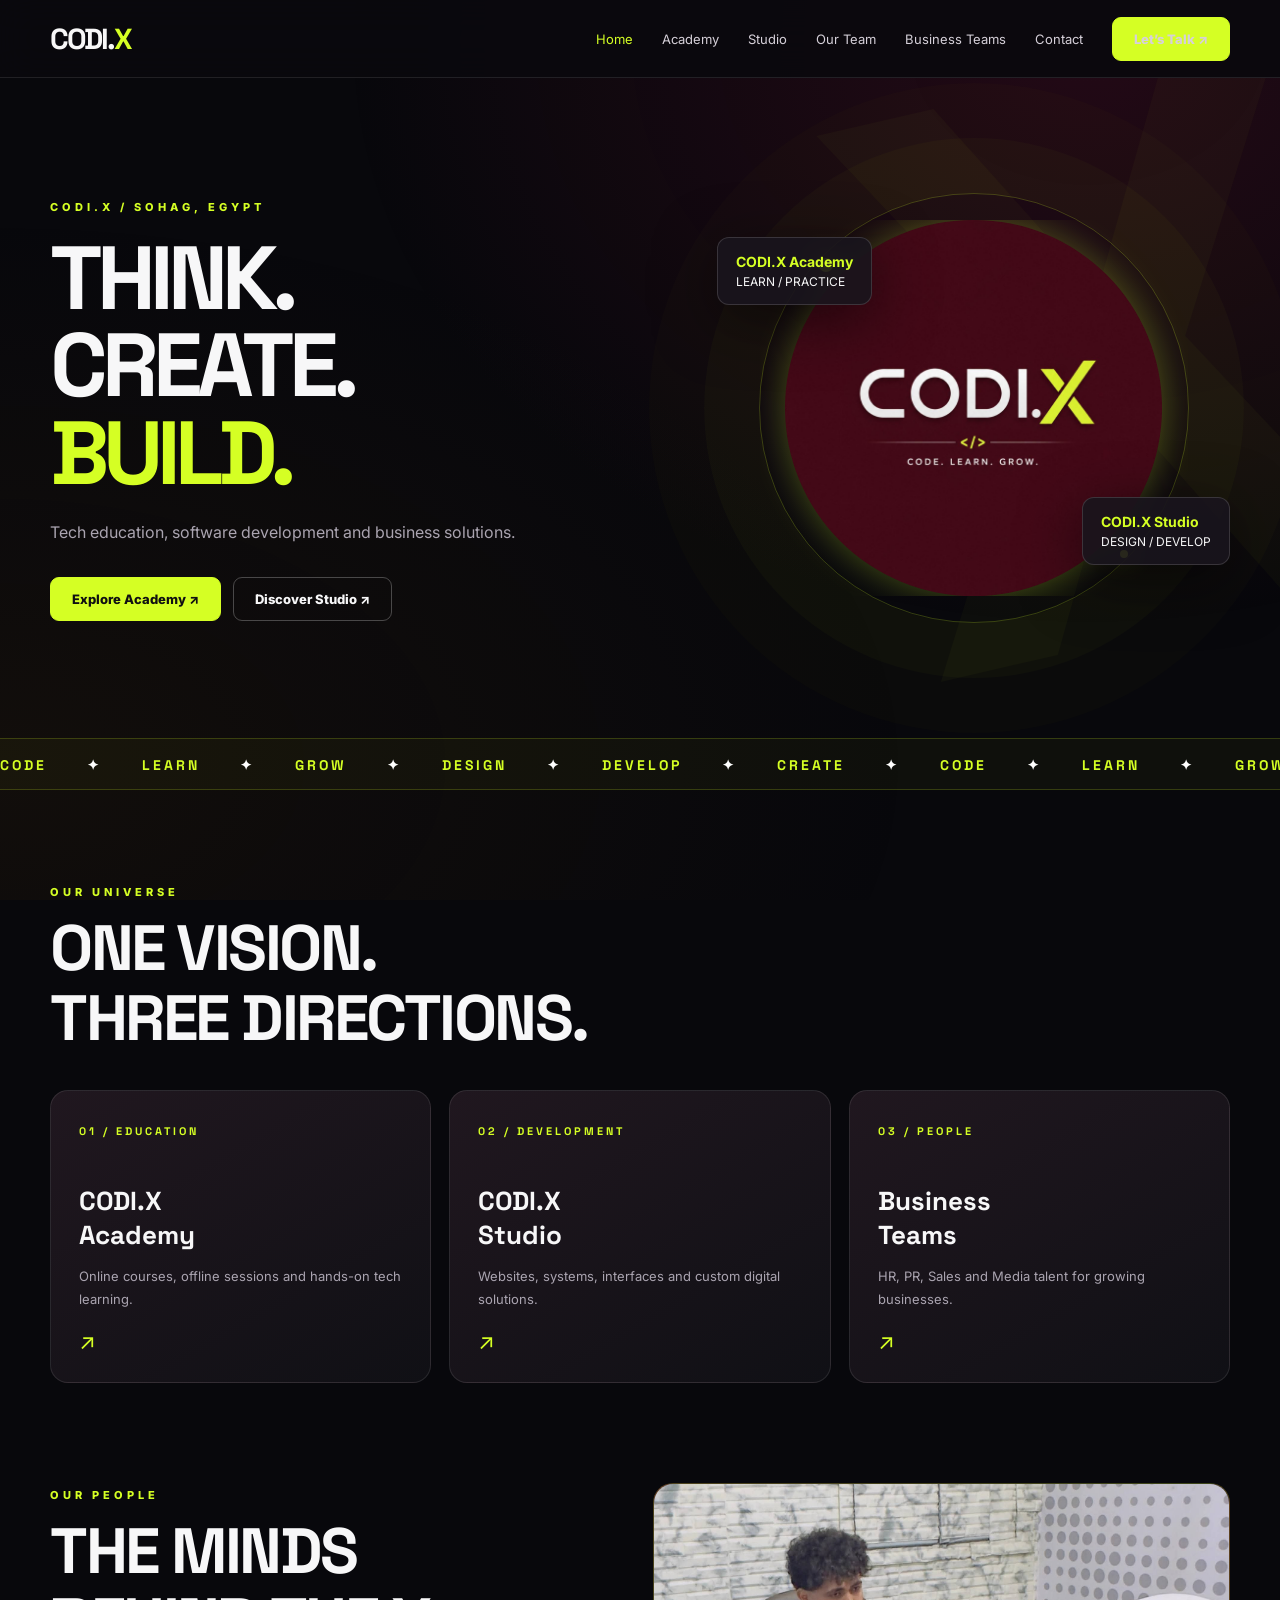
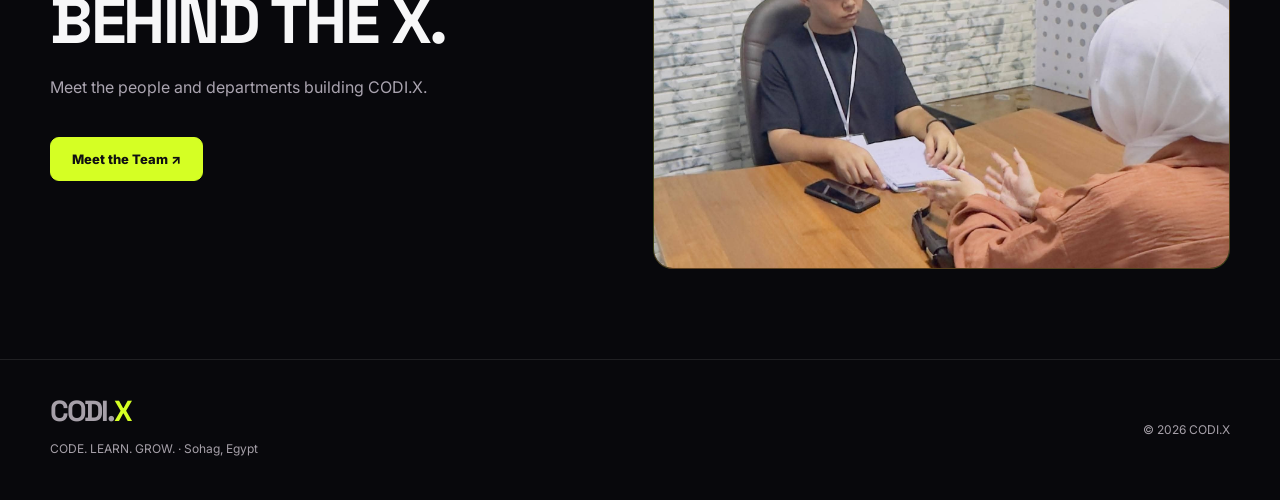
<file: index.html>
<!DOCTYPE html>
<html lang="en">
 <head>
  <!-- CODI.X | الصفحة الرئيسية | HTML: عناصر الصفحة ومحتواها، CSS في index.css، JavaScript في index.js -->
  <meta charset="utf-8"/>
  <meta content="width=device-width,initial-scale=1" name="viewport"/>
  <meta content="#08080c" name="theme-color"/>
  <meta content="CODI.X — Tech education, software solutions and creative business teams from Sohag, Egypt." name="description"/>
  <title>
   Code. Learn. Grow. | CODI.X
  </title>
  <link href="index.css" rel="stylesheet"/>
 </head>
 <body data-page="home">
  <!-- محتوى الصفحة: يمكن تعديل النصوص والعناوين والروابط هنا. بعض العناصر يتم توليدها من ملف JavaScript. -->
  <div id="header">
  </div>
  <main>
   <div class="hero">
    <div class="wrap hero-grid">
     <div class="reveal">
      <span class="eyebrow">
       CODI.X / Sohag, Egypt
      </span>
      <h1>
       THINK.
       <br/>
       CREATE.
       <br/>
       <em>
        BUILD.
       </em>
      </h1>
      <p>
       Tech education, software development and business solutions.
      </p>
      <div class="actions">
       <a class="btn" href="academy.html">
        Explore Academy ↗
       </a>
       <a class="btn outline" href="studio.html">
        Discover Studio ↗
       </a>
      </div>
     </div>
     <div class="hero-art">
      <div class="orbit">
       <div class="orbit-core"><!-- الصورة الكبيرة الأولى: غيّر الملف assets/home-hero.png فقط --><img src="assets/team/c.jpg" alt="CODI.X main visual" class="orbit-logo" /></div>
      </div>
      <div class="float-tag tag1">
       <strong>
        CODI.X Academy
       </strong>
       LEARN / PRACTICE
      </div>
      <div class="float-tag tag2">
       <strong>
        CODI.X Studio
       </strong>
       DESIGN / DEVELOP
      </div>
     </div>
    </div>
   </div>
   <div class="ticker">
    <div>
     CODE
     <span>
      ✦
     </span>
     LEARN
     <span>
      ✦
     </span>
     GROW
     <span>
      ✦
     </span>
     DESIGN
     <span>
      ✦
     </span>
     DEVELOP
     <span>
      ✦
     </span>
     CREATE
     <span>
      ✦
     </span>
     CODE
     <span>
      ✦
     </span>
     LEARN
     <span>
      ✦
     </span>
     GROW
     <span>
      ✦
     </span>
     DESIGN
     <span>
      ✦
     </span>
     DEVELOP
     <span>
      ✦
     </span>
     CREATE
     <span>
      ✦
     </span>
    </div>
   </div>
   <section>
    <div class="wrap">
     <div class="section-head reveal">
      <span class="eyebrow">
       Our universe
      </span>
      <h2>
       ONE VISION.
       <br/>
       THREE DIRECTIONS.
      </h2>
     </div>
     <div class="cards">
      <a class="card reveal" href="academy.html">
       <span class="number">
        01 / EDUCATION
       </span>
       <h3>
        CODI.X
        <br/>
        Academy
       </h3>
       <p>
        Online courses, offline sessions and hands-on tech learning.
       </p>
       <span class="arrow">
        ↗
       </span>
      </a>
      <a class="card reveal" href="studio.html">
       <span class="number">
        02 / DEVELOPMENT
       </span>
       <h3>
        CODI.X
        <br/>
        Studio
       </h3>
       <p>
        Websites, systems, interfaces and custom digital solutions.
       </p>
       <span class="arrow">
        ↗
       </span>
      </a>
      <a class="card reveal" href="services.html">
       <span class="number">
        03 / PEOPLE
       </span>
       <h3>
        Business
        <br/>
        Teams
       </h3>
       <p>
        HR, PR, Sales and Media talent for growing businesses.
       </p>
       <span class="arrow">
        ↗
       </span>
      </a>
     </div>
    </div>
   </section>
   <section style="padding-top:10px">
    <div class="wrap split">
     <div class="reveal">
      <span class="eyebrow">
       Our people
      </span>
      <div class="section-head">
       <h2>
        THE MINDS
        <br/>
        BEHIND THE X.
       </h2>
       <p>
        Meet the people and departments building CODI.X.
       </p>
      </div>
      <a class="btn" href="teams.html">
       Meet the Team ↗
      </a>
     </div>
     <!-- الصورة الكبيرة الثانية: غيّر الملف assets/home-team.png فقط -->
     <div class="reveal home-team-image">
      <img src="assets/team/h.jpg" alt="CODI.X team photo" />
     </div>
    </div>
   </section>
  </main>
  <div id="footer">
  </div>
  <script src="index.js">
  </script>
 </body>
</html>
</file>
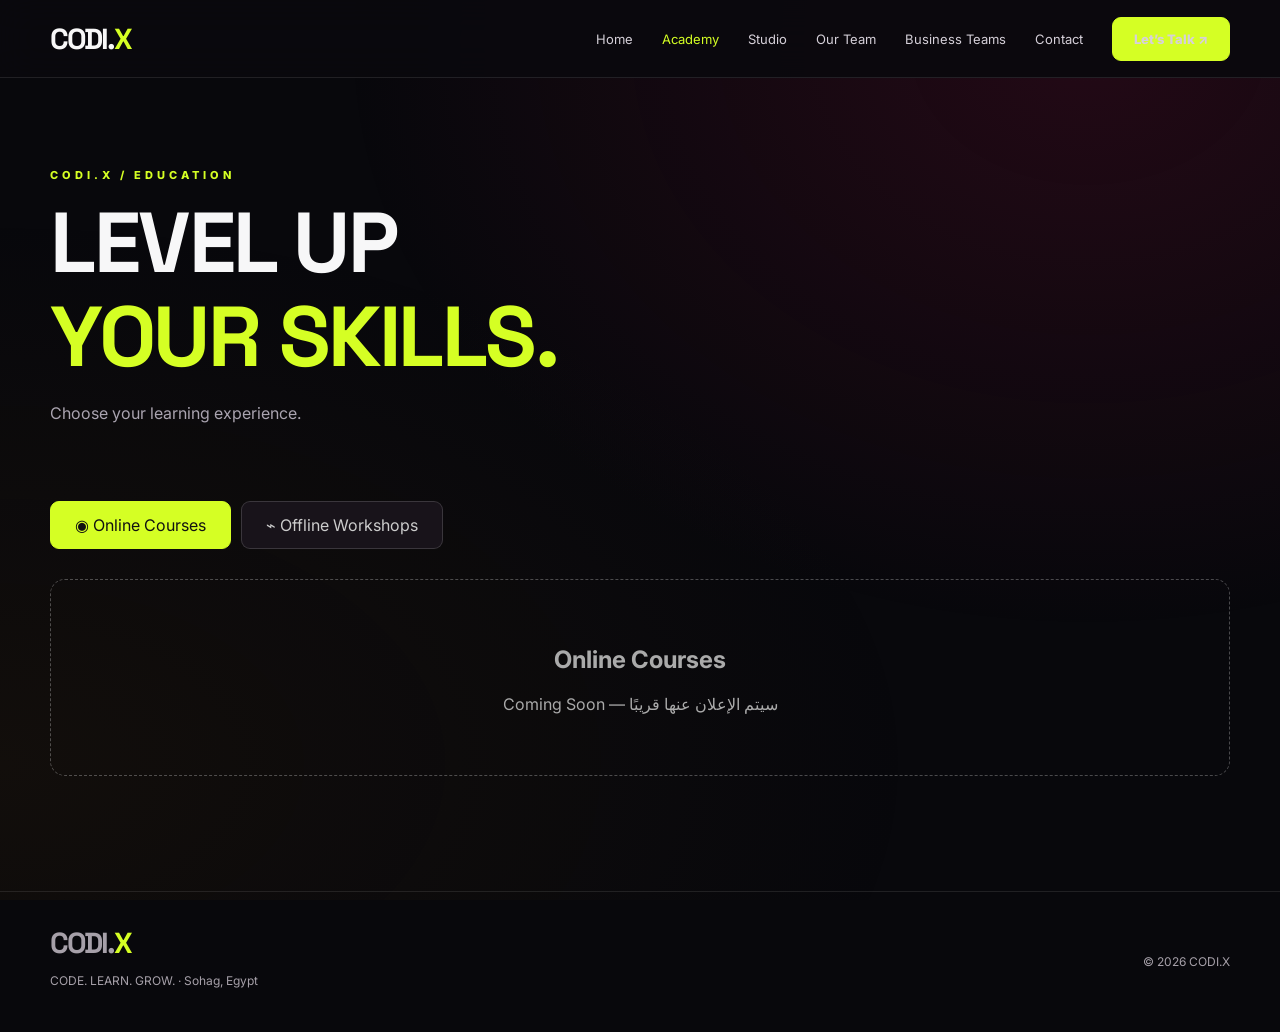
<file: academy.html>
<!DOCTYPE html>
<html lang="en">
 <head>
  <!-- CODI.X | صفحة الكورسات أونلاين وأوفلاين | HTML: عناصر الصفحة ومحتواها، CSS في academy.css، JavaScript في academy.js -->
  <meta charset="utf-8"/>
  <meta content="width=device-width,initial-scale=1" name="viewport"/>
  <meta content="#08080c" name="theme-color"/>
  <meta content="CODI.X — Tech education, software solutions and creative business teams from Sohag, Egypt." name="description"/>
  <title>
   Academy | CODI.X
  </title>
  <link href="academy.css" rel="stylesheet"/>
 </head>
 <body data-page="academy">
  <!-- محتوى الصفحة: يمكن تعديل النصوص والعناوين والروابط هنا. بعض العناصر يتم توليدها من ملف JavaScript. -->
  <div id="header">
  </div>
  <main class="wrap">
   <div class="page-head reveal">
    <span class="eyebrow">
     CODI.X / Education
    </span>
    <h1>
     LEVEL UP
     <br/>
     <em>
      YOUR SKILLS.
     </em>
    </h1>
    <p>
     Choose your learning experience.
    </p>
   </div>
   <section style="padding-top:15px">
    <div class="tabs">
     <button class="tab active" data-tab="online" onclick="renderCourses('online')">
      ◉ Online Courses
     </button>
     <button class="tab" data-tab="offline" onclick="renderCourses('offline')">
      ⌁ Offline Workshops
     </button>
    </div>
    <div class="cards" id="courses">
    </div>
    <p class="tiny" style="margin-top:25px">
     
    </p>
   </section>
  </main>
  <div id="footer">
  </div>
  <script src="academy.js">
  </script>
 </body>
</html>
</file>
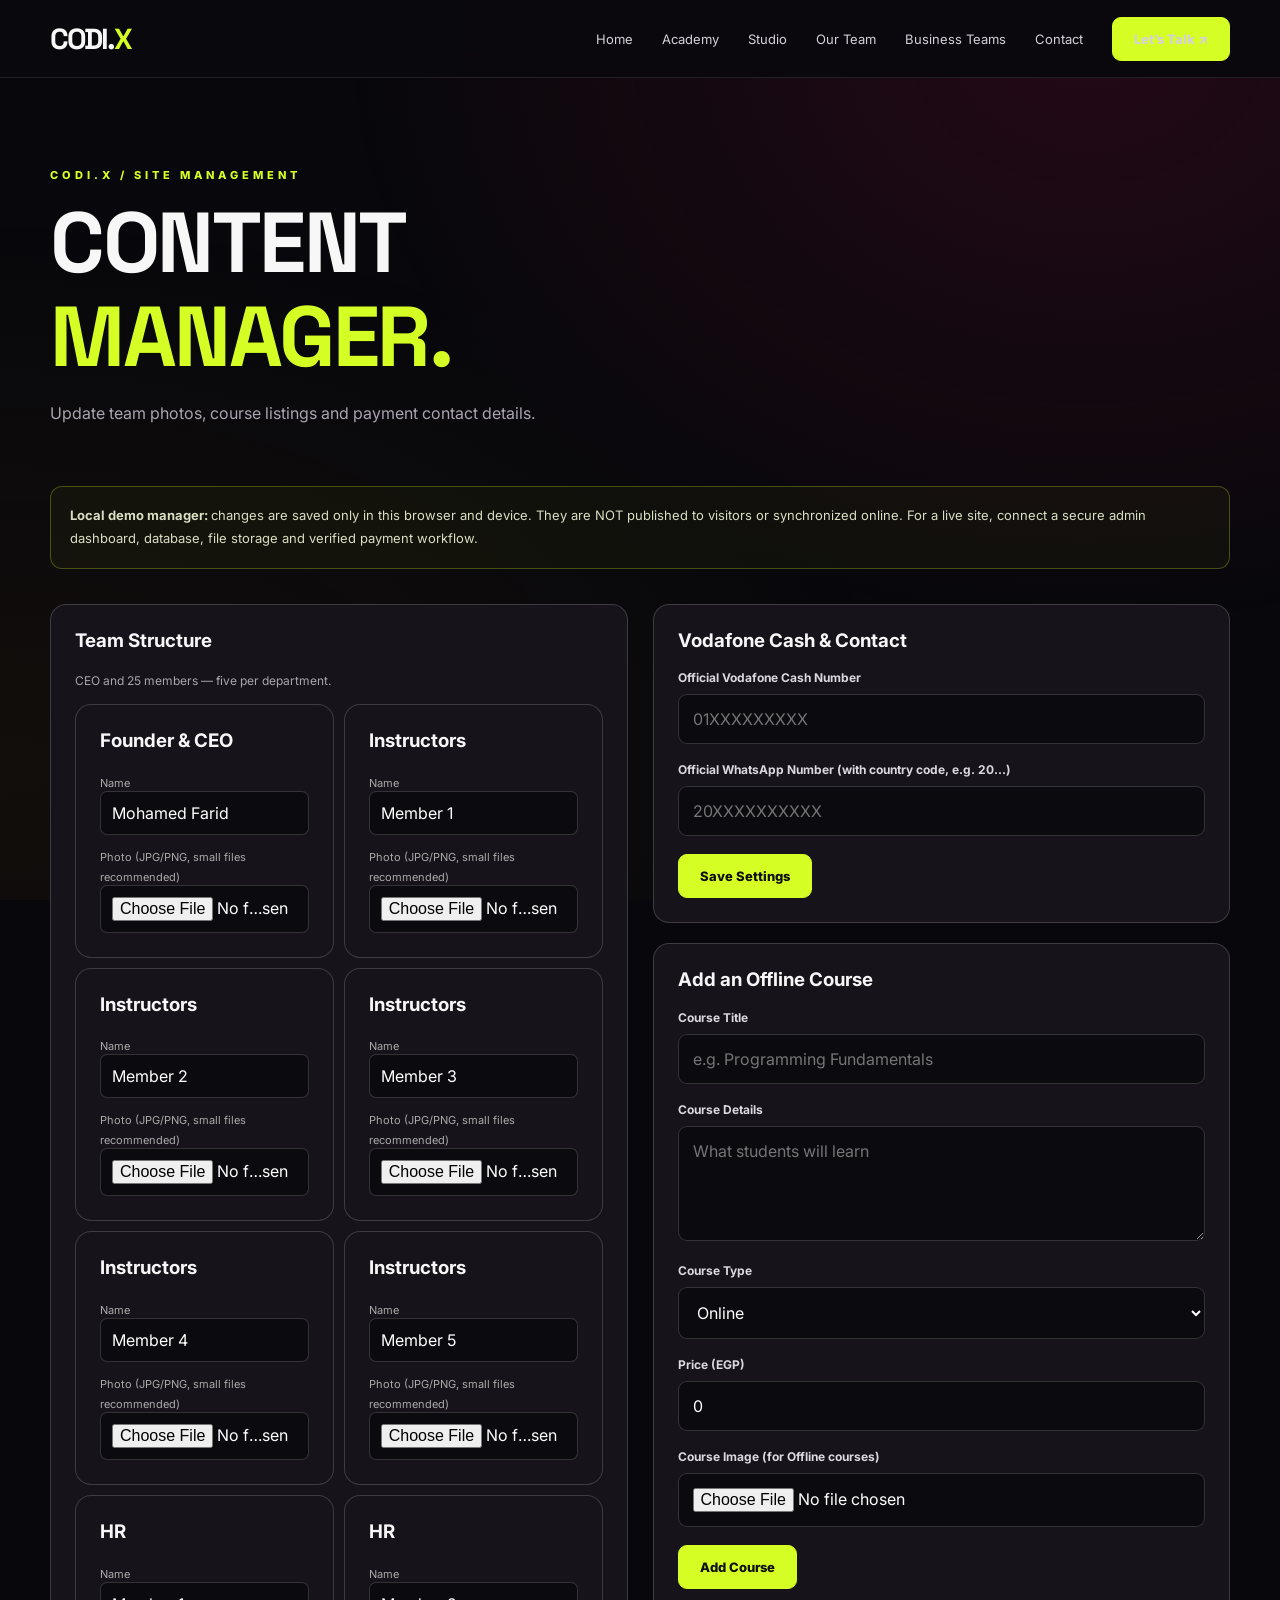
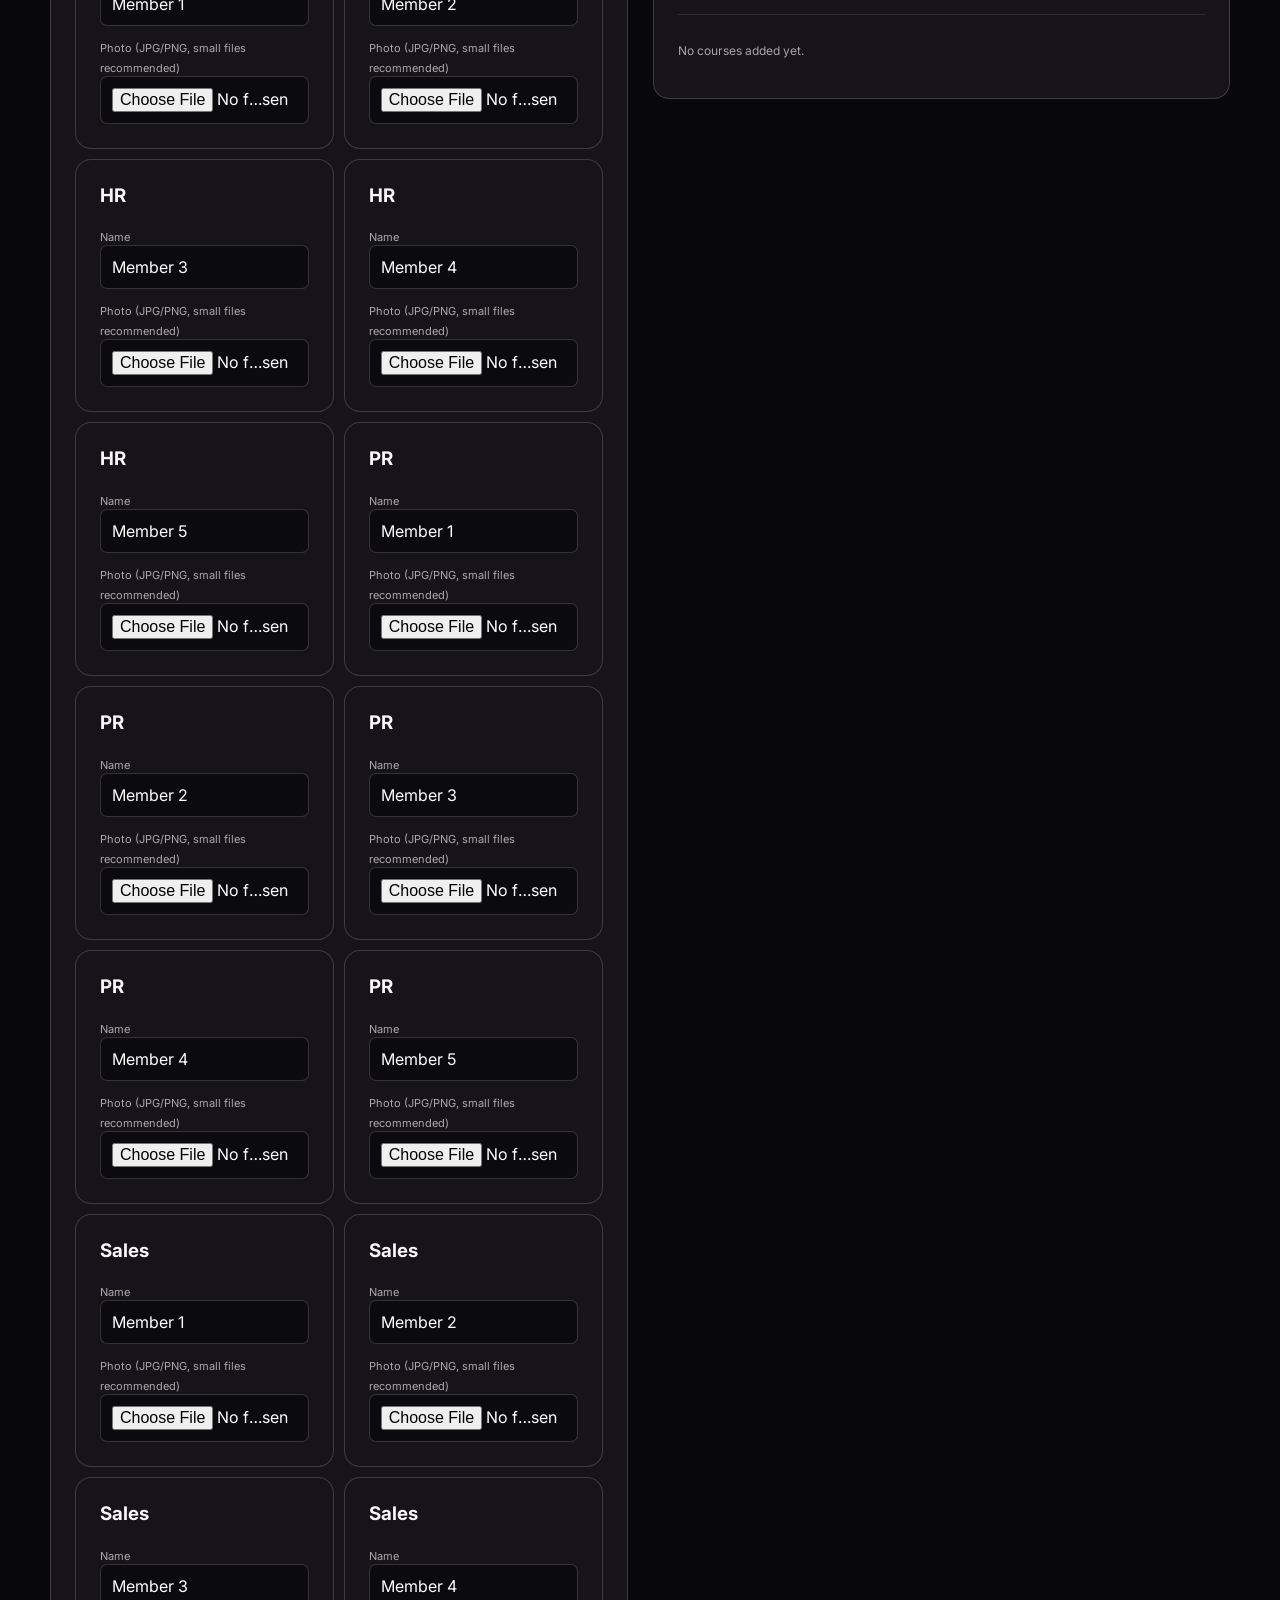
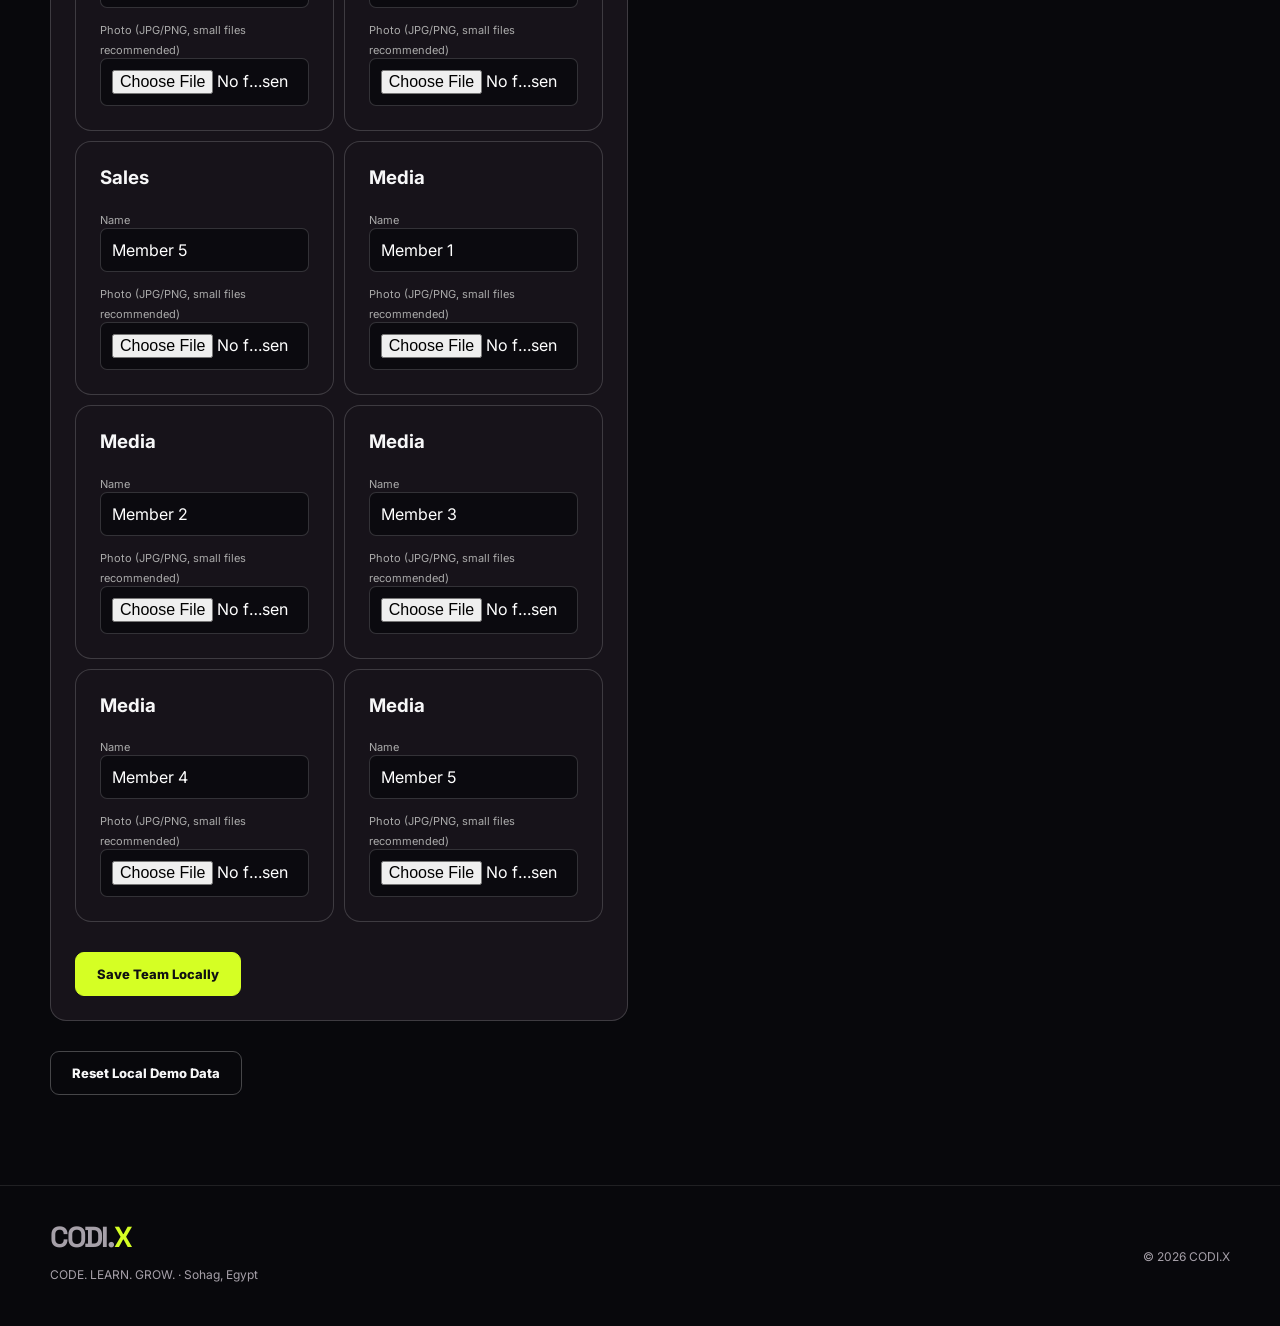
<file: admin.html>
<!DOCTYPE html>
<html lang="en">
 <head>
  <!-- CODI.X | لوحة إدارة المحتوى المحلية | HTML: عناصر الصفحة ومحتواها، CSS في admin.css، JavaScript في admin.js -->
  <meta charset="utf-8"/>
  <meta content="width=device-width,initial-scale=1" name="viewport"/>
  <meta content="#08080c" name="theme-color"/>
  <meta content="CODI.X — Tech education, software solutions and creative business teams from Sohag, Egypt." name="description"/>
  <title>
   Content Manager | CODI.X
  </title>
  <link href="admin.css" rel="stylesheet"/>
 </head>
 <body data-page="admin">
  <!-- محتوى الصفحة: يمكن تعديل النصوص والعناوين والروابط هنا. بعض العناصر يتم توليدها من ملف JavaScript. -->
  <div id="header">
  </div>
  <main class="wrap">
   <div class="page-head">
    <span class="eyebrow">
     CODI.X / Site Management
    </span>
    <h1>
     CONTENT
     <br/>
     <em>
      MANAGER.
     </em>
    </h1>
    <p>
     Update team photos, course listings and payment contact details.
    </p>
   </div>
   <div class="notice">
    <strong>
     Local demo manager:
    </strong>
    changes are saved only in this browser and device. They are NOT published to visitors or synchronized online. For a live site, connect a secure admin dashboard, database, file storage and verified payment workflow.
   </div>
   <section style="padding-top:35px">
    <div class="admin-grid">
     <div class="admin-card">
      <h3>
       Team Structure
      </h3>
      <p class="tiny">
       CEO and 25 members — five per department.
      </p>
      <div class="grid2" id="people-editor" style="gap:10px">
      </div>
      <div class="actions">
       <button class="btn" id="save-people">
        Save Team Locally
       </button>
      </div>
     </div>
     <div>
      <div class="admin-card">
       <h3>
        Vodafone Cash &amp; Contact
       </h3>
       <form id="settings-form">
        <div class="field">
         <label>
          Official Vodafone Cash Number
         </label>
         <input id="vodafone" inputmode="tel" placeholder="01XXXXXXXXX"/>
        </div>
        <div class="field">
         <label>
          Official WhatsApp Number (with country code, e.g. 20...)
         </label>
         <input id="whatsapp" inputmode="tel" placeholder="20XXXXXXXXXX"/>
        </div>
        <button class="btn" type="submit">
         Save Settings
        </button>
       </form>
      </div>
      <div class="admin-card" style="margin-top:20px">
       <h3>
        Add an Offline Course
       </h3>
       <form id="course-form">
        <div class="field">
         <label>
          Course Title
         </label>
         <input name="title" placeholder="e.g. Programming Fundamentals" required=""/>
        </div>
        <div class="field">
         <label>
          Course Details
         </label>
         <textarea name="desc" placeholder="What students will learn" required=""></textarea>
        </div>
        <div class="field">
         <label>
          Course Type
         </label>
         <select name="type">
          <option value="online">
           Online
          </option>
          <option value="offline">
           Offline
          </option>
         </select>
        </div>
        <div class="field">
         <label>
          Price (EGP)
         </label>
         <input min="0" name="price" required="" type="number" value="0"/>
        </div>
        <div class="field">
         <label>Course Image (for Offline courses)</label>
         <input type="file" name="cover" accept="image/*" />
        </div>
        <button class="btn" type="submit">
         Add Course
        </button>
       </form>
       <div class="divider">
       </div>
       <div id="course-admin-list">
       </div>
      </div>
     </div>
    </div>
    <div class="actions">
     <button class="btn outline" id="reset-content">
      Reset Local Demo Data
     </button>
    </div>
   </section>
  </main>
  <div id="footer">
  </div>
  <script src="admin.js">
  </script>
 </body>
</html>
</file>
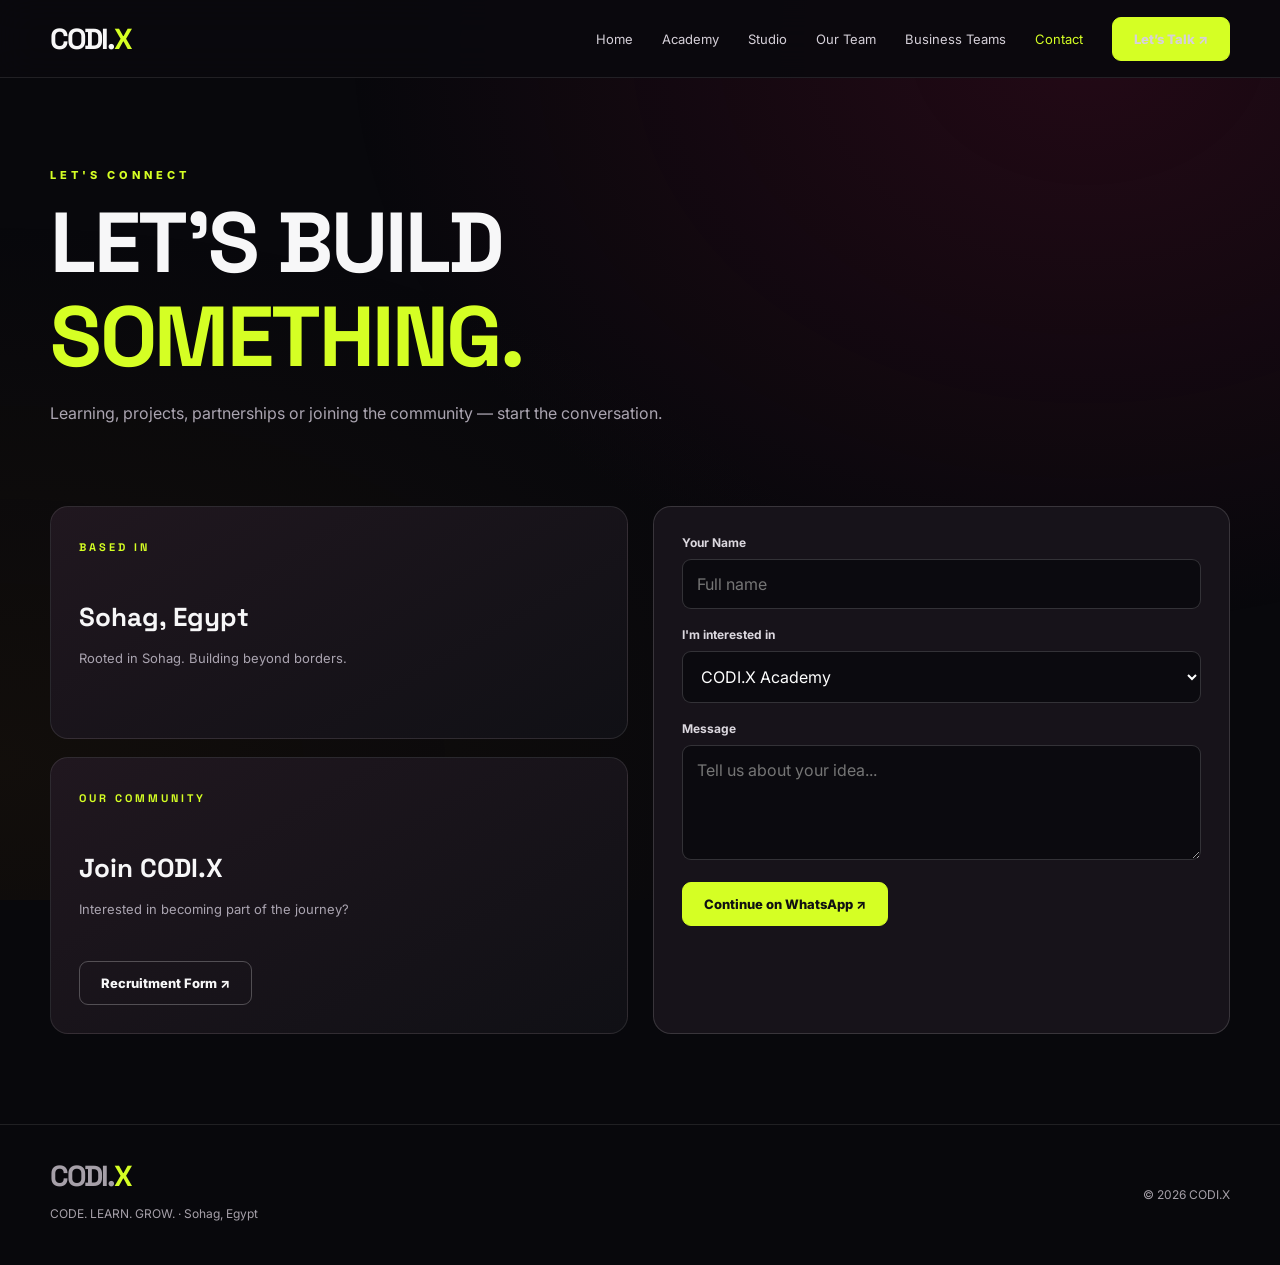
<file: contact.html>
<!DOCTYPE html>
<html lang="en">
 <head>
  <!-- CODI.X | صفحة التواصل | HTML: عناصر الصفحة ومحتواها، CSS في contact.css، JavaScript في contact.js -->
  <meta charset="utf-8"/>
  <meta content="width=device-width,initial-scale=1" name="viewport"/>
  <meta content="#08080c" name="theme-color"/>
  <meta content="CODI.X — Tech education, software solutions and creative business teams from Sohag, Egypt." name="description"/>
  <title>
   Contact | CODI.X
  </title>
  <link href="contact.css" rel="stylesheet"/>
 </head>
 <body data-page="contact">
  <!-- محتوى الصفحة: يمكن تعديل النصوص والعناوين والروابط هنا. بعض العناصر يتم توليدها من ملف JavaScript. -->
  <div id="header">
  </div>
  <main class="wrap">
   <div class="page-head reveal">
    <span class="eyebrow">
     Let's connect
    </span>
    <h1>
     LET'S BUILD
     <br/>
     <em>
      SOMETHING.
     </em>
    </h1>
    <p>
     Learning, projects, partnerships or joining the community — start the conversation.
    </p>
   </div>
   <section style="padding-top:20px">
    <div class="split">
     <div>
      <div class="card">
       <span class="number">
        BASED IN
       </span>
       <h3>
        Sohag, Egypt
       </h3>
       <p>
        Rooted in Sohag. Building beyond borders.
       </p>
      </div>
      <div class="card" style="margin-top:18px">
       <span class="number">
        OUR COMMUNITY
       </span>
       <h3>
        Join CODI.X
       </h3>
       <p>
        Interested in becoming part of the journey?
       </p>
       <a class="btn outline" href="https://docs.google.com/forms/d/e/1FAIpQLSdBgInGdQIiGSuoM44EMGRR2yFNvLXsZLq3pInf_pi9yedqsQ/viewform" rel="noopener" target="_blank">
        Recruitment Form ↗
       </a>
      </div>
     </div>
     <form class="form-card" id="contact-form">
      <div class="field">
       <label>
        Your Name
       </label>
       <input name="name" placeholder="Full name" required=""/>
      </div>
      <div class="field">
       <label>
        I'm interested in
       </label>
       <select name="interest">
        <option>
         CODI.X Academy
        </option>
        <option>
         Software Development
        </option>
        <option>
         Business Teams
        </option>
        <option>
         Partnership
        </option>
        <option>
         Other
        </option>
       </select>
      </div>
      <div class="field">
       <label>
        Message
       </label>
       <textarea name="message" placeholder="Tell us about your idea..." required=""></textarea>
      </div>
      <button class="btn" type="submit">
       Continue on WhatsApp ↗
      </button>
      <p class="tiny">
      
      </p>
     </form>
    </div>
   </section>
  </main>
  <div id="footer">
  </div>
  <script src="contact.js">
  </script>
 </body>
</html>
</file>
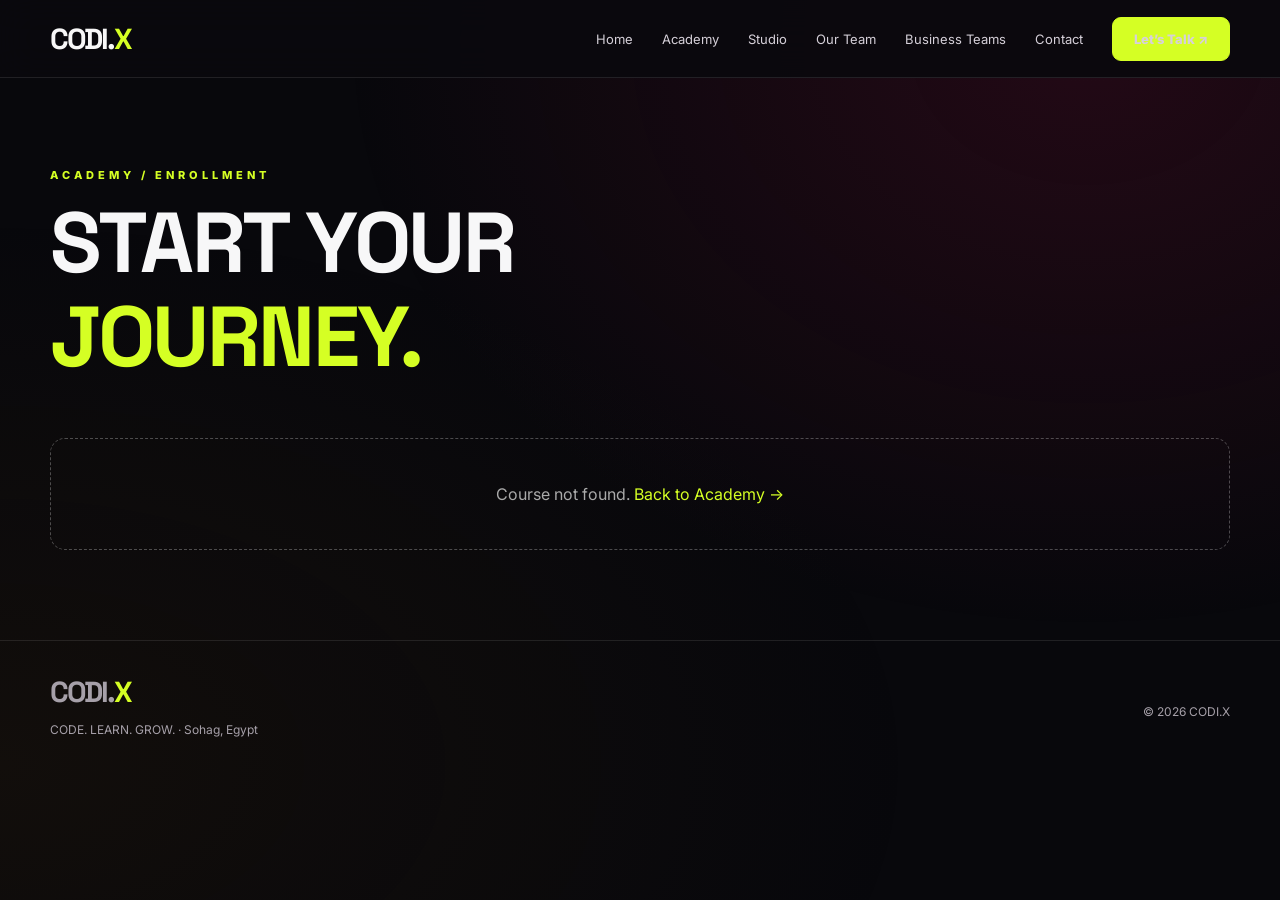
<file: enroll.html>
<!DOCTYPE html>
<html lang="en">
 <head>
  <!-- CODI.X | صفحة التسجيل وتعليمات الدفع | HTML: عناصر الصفحة ومحتواها، CSS في enroll.css، JavaScript في enroll.js -->
  <meta charset="utf-8"/>
  <meta content="width=device-width,initial-scale=1" name="viewport"/>
  <meta content="#08080c" name="theme-color"/>
  <meta content="CODI.X — Tech education, software solutions and creative business teams from Sohag, Egypt." name="description"/>
  <title>
   Course Registration | CODI.X
  </title>
  <link href="enroll.css" rel="stylesheet"/>
 </head>
 <body data-page="enroll">
  <!-- محتوى الصفحة: يمكن تعديل النصوص والعناوين والروابط هنا. بعض العناصر يتم توليدها من ملف JavaScript. -->
  <div id="header">
  </div>
  <main class="wrap">
   <div class="page-head">
    <span class="eyebrow">
     Academy / Enrollment
    </span>
    <h1>
     START YOUR
     <br/>
     <em>
      JOURNEY.
     </em>
    </h1>
   </div>
   <section id="enroll-area" style="padding-top:0">
    <div class="split">
     <div class="form-card">
      <span class="pill" id="course-type">
      </span>
      <h2 id="course-title" style="font:700 34px 'Space Grotesk'">
      </h2>
      <p class="lead" id="course-desc">
      </p>
      <div class="divider">
      </div>
      <span class="eyebrow">
       Course price
      </span>
      <h2 id="course-price" style="color:var(--lime)">
      </h2>
      <div class="notice">
       Vodafone Cash payment is a manual transfer. CODI.X will verify the transfer before confirming your place. This site does not automatically process payments.
      </div>
     </div>
     <div class="form-card">
      <h2>
       Register &amp; Pay
      </h2>
      <p class="tiny">
       1. Confirm the official Vodafone Cash number below.
       <br/>
       2. Transfer the course amount using your wallet.
       <br/>
       3. Enter the transfer reference and send your registration to CODI.X on WhatsApp.
      </p>
      <div class="field">
       <label>
        Vodafone Cash Number
       </label>
       <div style="display:flex;gap:10px;align-items:center">
        <strong id="cash-number" style="color:var(--lime)">
        </strong>
        <button class="btn outline" id="copy-number" type="button">
         Copy
        </button>
       </div>
      </div>
      <p class="tiny" id="pay-warning">
      </p>
      <form id="enroll-form">
       <div class="field">
        <label>
         Full Name
        </label>
        <input name="name" required=""/>
       </div>
       <div class="field">
        <label>
         WhatsApp Number
        </label>
        <input inputmode="tel" name="phone" required=""/>
       </div>
       <div class="field">
        <label>
         Transfer Reference / Transaction ID
        </label>
        <input name="transaction" placeholder="Optional until payment is made"/>
       </div>
       <button class="btn" type="submit">
        Send Registration on WhatsApp ↗
       </button>
      </form>
      <p class="tiny">
       Never transfer money if the official payment number is not displayed or verified. Registration is not confirmed until CODI.X responds.
      </p>
     </div>
    </div>
   </section>
  </main>
  <div id="footer">
  </div>
  <script src="enroll.js">
  </script>
 </body>
</html>
</file>
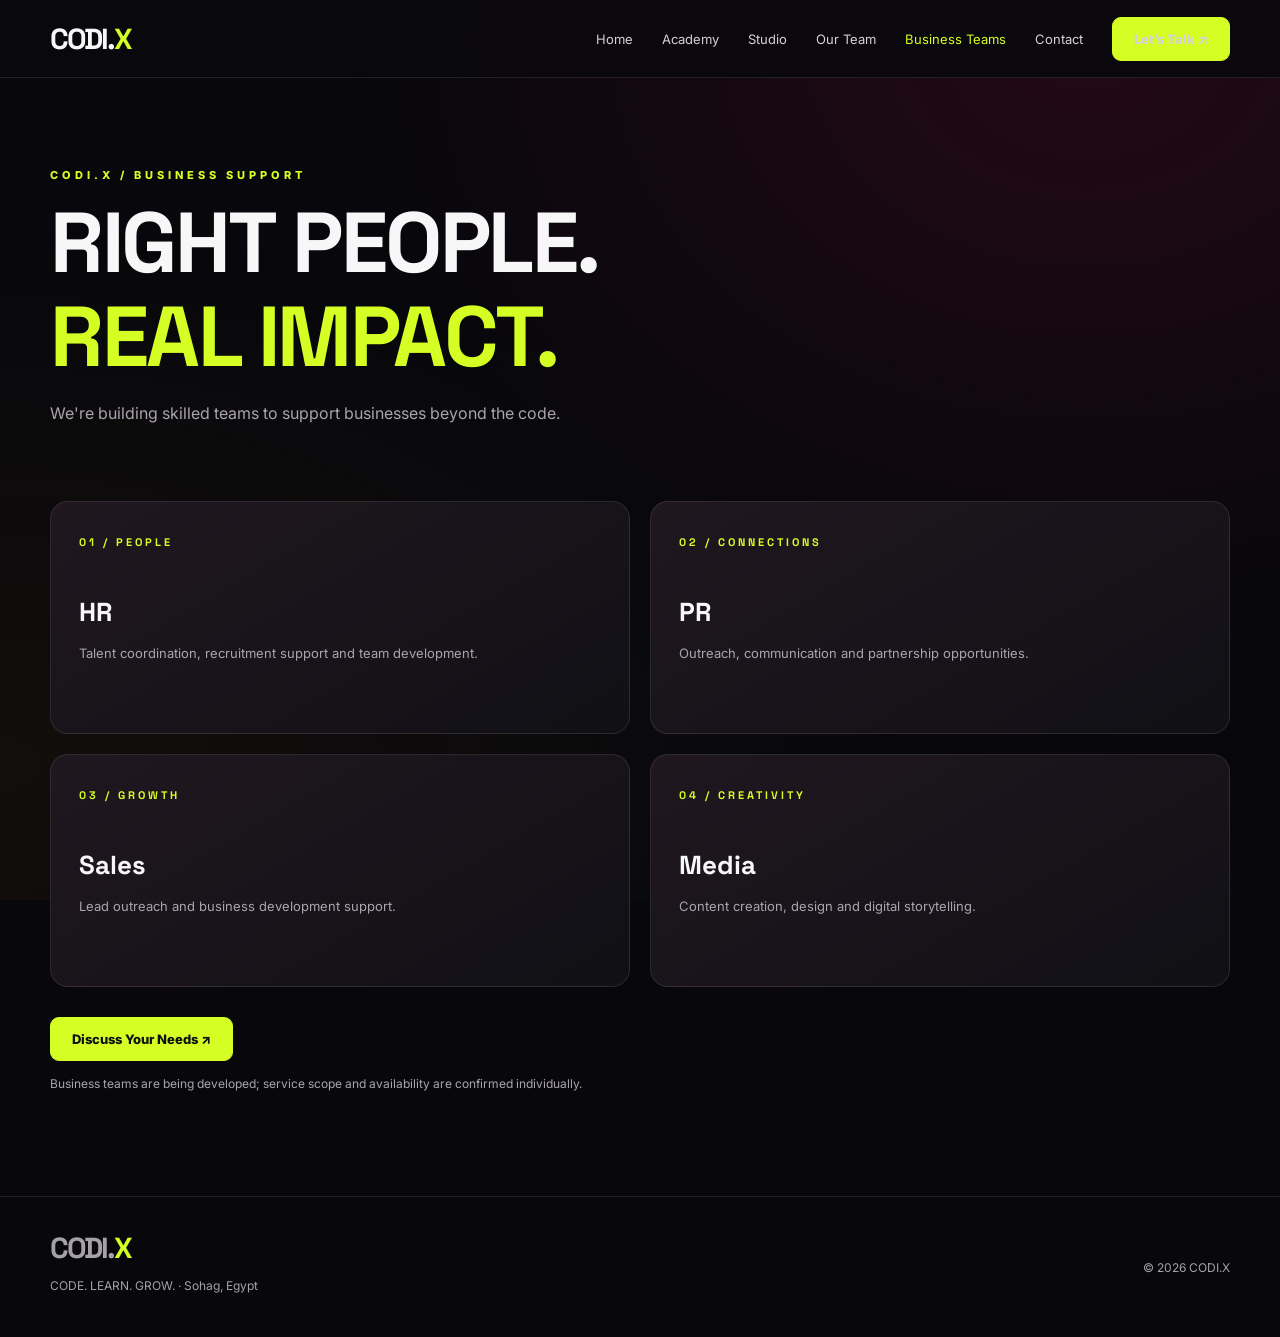
<file: services.html>
<!DOCTYPE html>
<html lang="en">
 <head>
  <!-- CODI.X | صفحة فرق وخدمات الشركات | HTML: عناصر الصفحة ومحتواها، CSS في services.css، JavaScript في services.js -->
  <meta charset="utf-8"/>
  <meta content="width=device-width,initial-scale=1" name="viewport"/>
  <meta content="#08080c" name="theme-color"/>
  <meta content="CODI.X — Tech education, software solutions and creative business teams from Sohag, Egypt." name="description"/>
  <title>
   Business Teams | CODI.X
  </title>
  <link href="services.css" rel="stylesheet"/>
 </head>
 <body data-page="services">
  <!-- محتوى الصفحة: يمكن تعديل النصوص والعناوين والروابط هنا. بعض العناصر يتم توليدها من ملف JavaScript. -->
  <div id="header">
  </div>
  <main class="wrap">
   <div class="page-head reveal">
    <span class="eyebrow">
     CODI.X / Business Support
    </span>
    <h1>
     RIGHT PEOPLE.
     <br/>
     <em>
      REAL IMPACT.
     </em>
    </h1>
    <p>
     We're building skilled teams to support businesses beyond the code.
    </p>
   </div>
   <section style="padding-top:15px">
    <div class="grid2">
     <article class="card reveal">
      <span class="number">
       01 / PEOPLE
      </span>
      <h3>
       HR
      </h3>
      <p>
       Talent coordination, recruitment support and team development.
      </p>
     </article>
     <article class="card reveal">
      <span class="number">
       02 / CONNECTIONS
      </span>
      <h3>
       PR
      </h3>
      <p>
       Outreach, communication and partnership opportunities.
      </p>
     </article>
     <article class="card reveal">
      <span class="number">
       03 / GROWTH
      </span>
      <h3>
       Sales
      </h3>
      <p>
       Lead outreach and business development support.
      </p>
     </article>
     <article class="card reveal">
      <span class="number">
       04 / CREATIVITY
      </span>
      <h3>
       Media
      </h3>
      <p>
       Content creation, design and digital storytelling.
      </p>
     </article>
    </div>
    <div class="actions">
     <a class="btn" href="contact.html">
      Discuss Your Needs ↗
     </a>
    </div>
    <p class="tiny">
     Business teams are being developed; service scope and availability are confirmed individually.
    </p>
   </section>
  </main>
  <div id="footer">
  </div>
  <script src="services.js">
  </script>
 </body>
</html>
</file>
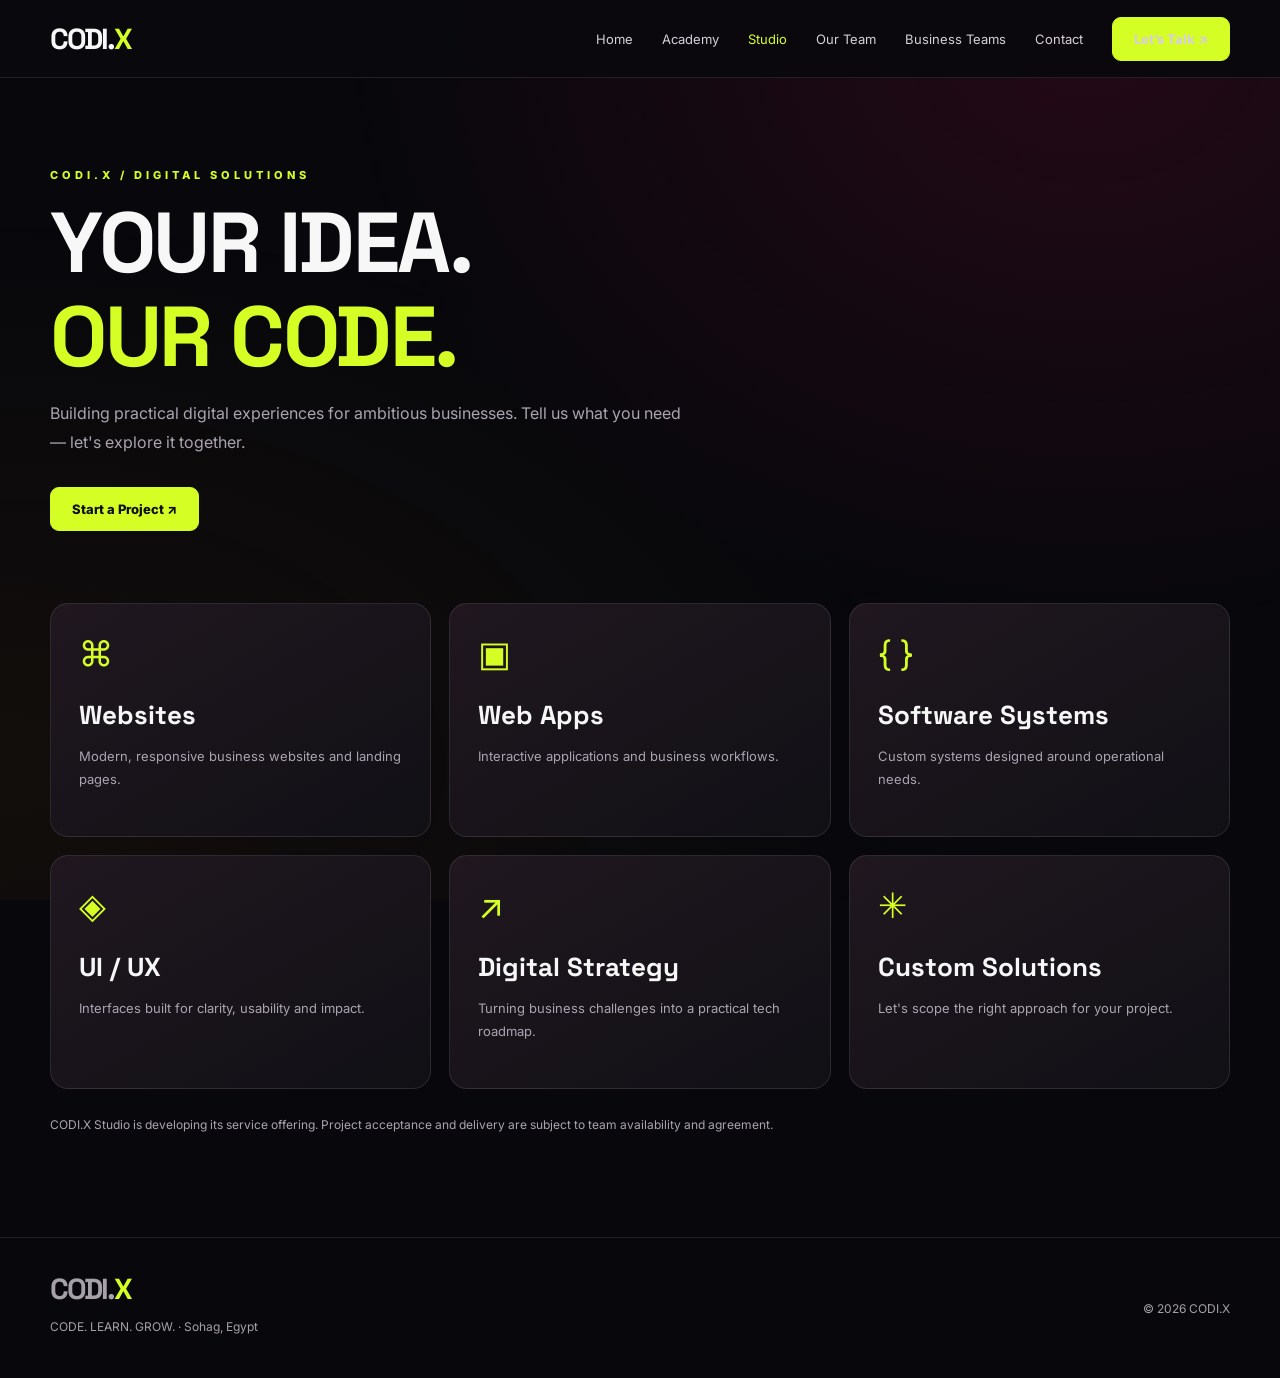
<file: studio.html>
<!DOCTYPE html>
<html lang="en">
 <head>
  <!-- CODI.X | صفحة خدمات البرمجة والتطوير | HTML: عناصر الصفحة ومحتواها، CSS في studio.css، JavaScript في studio.js -->
  <meta charset="utf-8"/>
  <meta content="width=device-width,initial-scale=1" name="viewport"/>
  <meta content="#08080c" name="theme-color"/>
  <meta content="CODI.X — Tech education, software solutions and creative business teams from Sohag, Egypt." name="description"/>
  <title>
   Studio | CODI.X
  </title>
  <link href="studio.css" rel="stylesheet"/>
 </head>
 <body data-page="studio">
  <!-- محتوى الصفحة: يمكن تعديل النصوص والعناوين والروابط هنا. بعض العناصر يتم توليدها من ملف JavaScript. -->
  <div id="header">
  </div>
  <main class="wrap">
   <div class="page-head reveal">
    <span class="eyebrow">
     CODI.X / Digital Solutions
    </span>
    <h1>
     YOUR IDEA.
     <br/>
     <em>
      OUR CODE.
     </em>
    </h1>
    <p>
     Building practical digital experiences for ambitious businesses. Tell us what you need — let's explore it together.
    </p>
    <div class="actions">
     <a class="btn" href="contact.html">
      Start a Project ↗
     </a>
    </div>
   </div>
   <section style="padding-top:30px">
    <div class="service-grid">
     <article class="card reveal">
      <span class="service-icon">
       ⌘
      </span>
      <h3>
       Websites
      </h3>
      <p>
       Modern, responsive business websites and landing pages.
      </p>
     </article>
     <article class="card reveal">
      <span class="service-icon">
       ▣
      </span>
      <h3>
       Web Apps
      </h3>
      <p>
       Interactive applications and business workflows.
      </p>
     </article>
     <article class="card reveal">
      <span class="service-icon">
       { }
      </span>
      <h3>
       Software Systems
      </h3>
      <p>
       Custom systems designed around operational needs.
      </p>
     </article>
     <article class="card reveal">
      <span class="service-icon">
       ◈
      </span>
      <h3>
       UI / UX
      </h3>
      <p>
       Interfaces built for clarity, usability and impact.
      </p>
     </article>
     <article class="card reveal">
      <span class="service-icon">
       ↗
      </span>
      <h3>
       Digital Strategy
      </h3>
      <p>
       Turning business challenges into a practical tech roadmap.
      </p>
     </article>
     <article class="card reveal">
      <span class="service-icon">
       ✳
      </span>
      <h3>
       Custom Solutions
      </h3>
      <p>
       Let's scope the right approach for your project.
      </p>
     </article>
    </div>
    <p class="tiny" style="margin-top:25px">
     CODI.X Studio is developing its service offering. Project acceptance and delivery are subject to team availability and agreement.
    </p>
   </section>
  </main>
  <div id="footer">
  </div>
  <script src="studio.js">
  </script>
 </body>
</html>
</file>
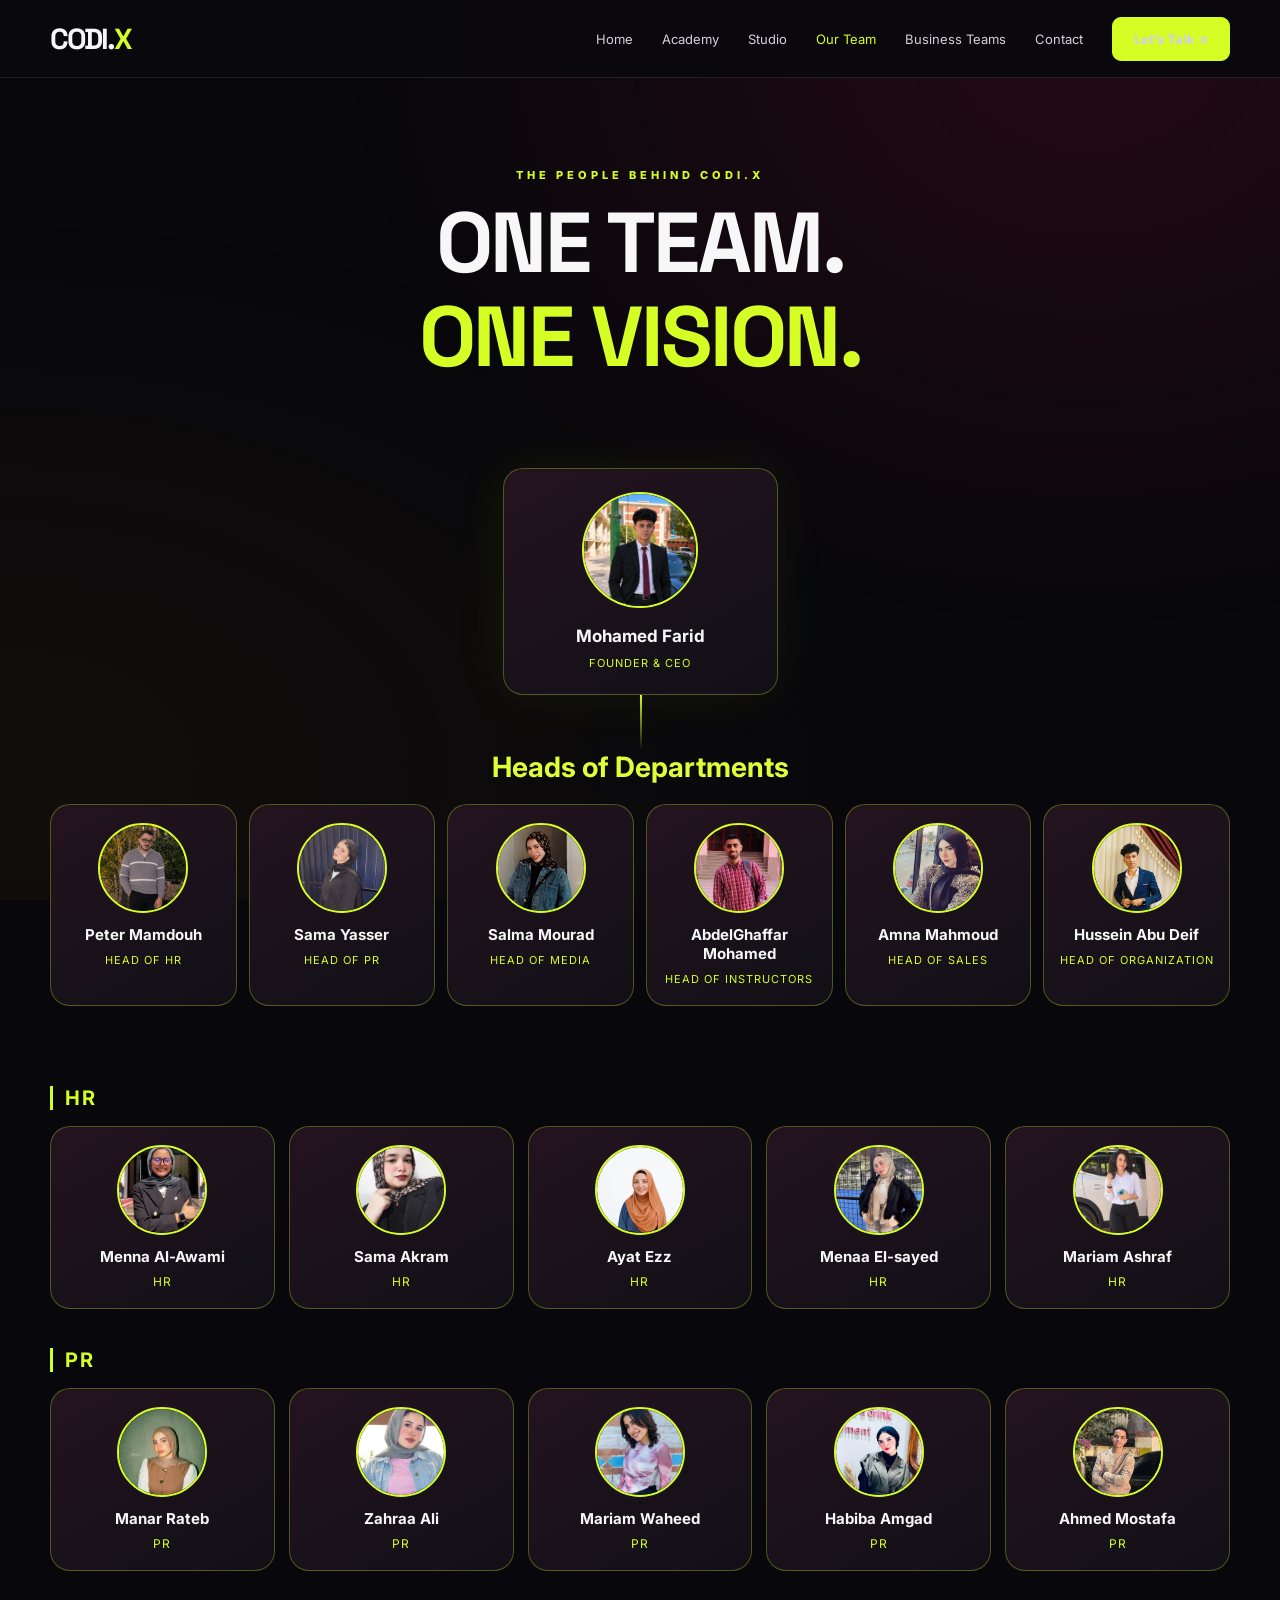
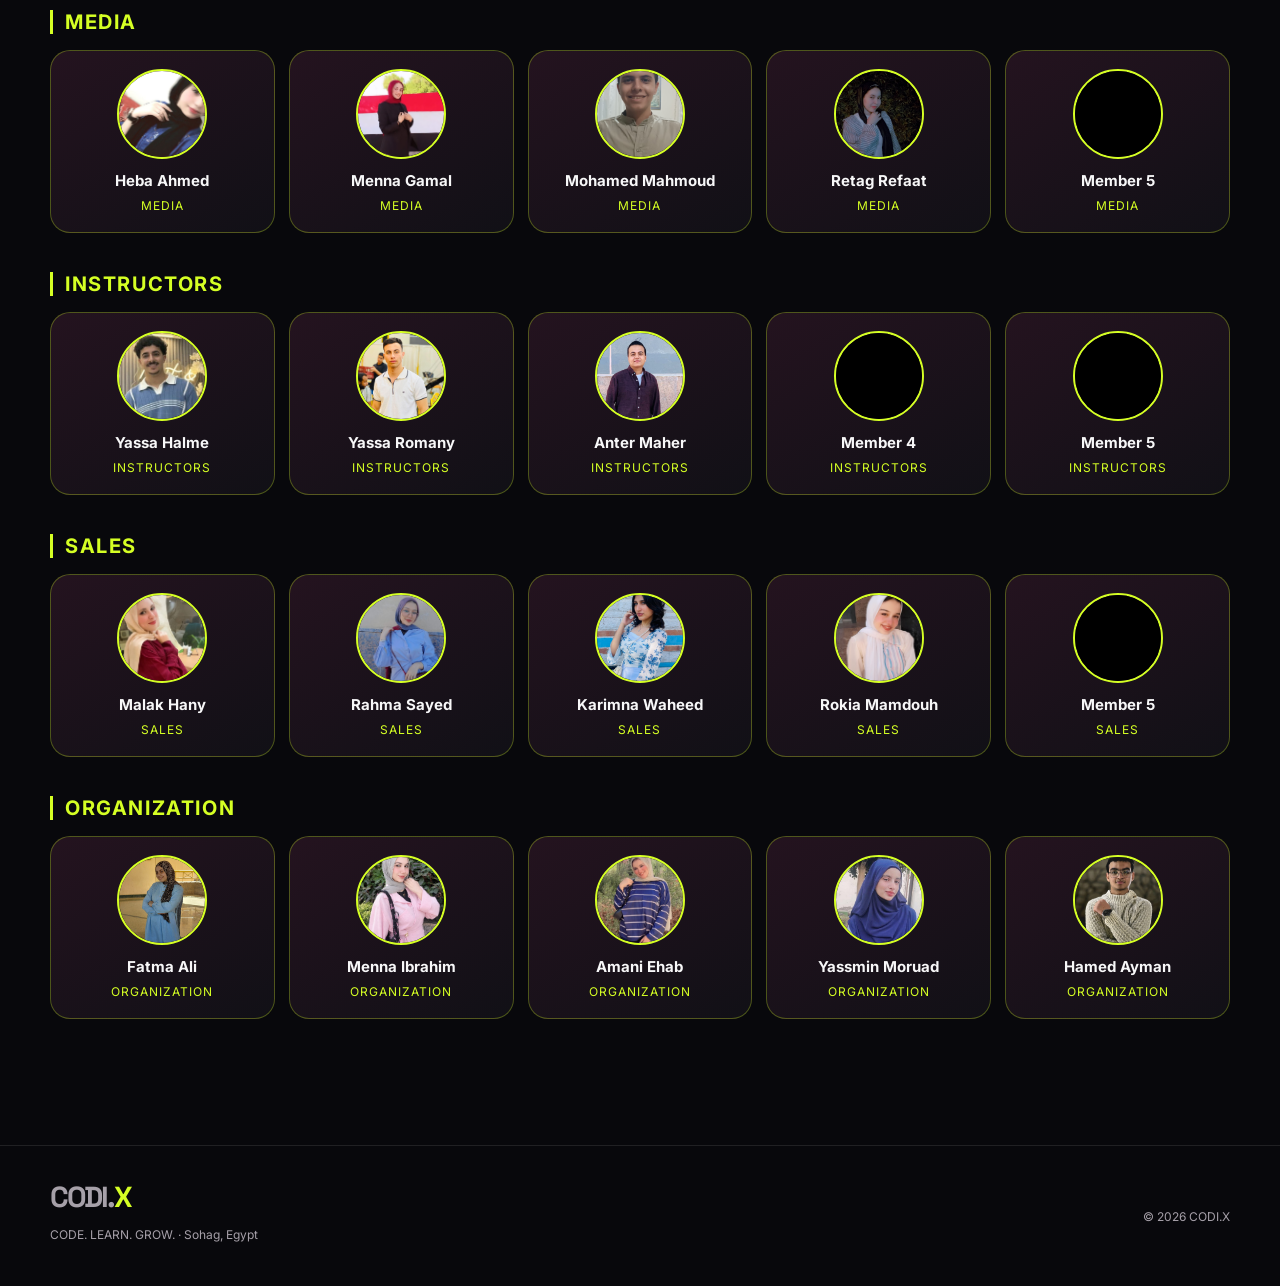
<file: teams.html>
<!DOCTYPE html>
<html lang="en">
 <head>
  <!-- CODI.X | صفحة الهيكل التنظيمي وأسماء وصور الأعضاء | HTML: عناصر الصفحة ومحتواها، CSS في teams.css، JavaScript في teams.js -->
  <meta charset="utf-8"/>
  <meta content="width=device-width,initial-scale=1" name="viewport"/>
  <meta content="#08080c" name="theme-color"/>
  <meta content="CODI.X — Tech education, software solutions and creative business teams from Sohag, Egypt." name="description"/>
  <title>
   Our Team | CODI.X
  </title>
  <link href="teams.css" rel="stylesheet"/>
 </head>
 <body data-page="teams">
  <!-- محتوى الصفحة: يمكن تعديل النصوص والعناوين والروابط هنا. بعض العناصر يتم توليدها من ملف JavaScript. -->
  <div id="header">
  </div>
  <main class="wrap">
   <div class="page-head reveal" style="text-align:center">
    <span class="eyebrow">
     The people behind CODI.X
    </span>





    <h1>
     ONE TEAM.
     <br/>
     <em>
      ONE VISION.
     </em>
    </h1>
    <p style="margin:auto">
     
    </p>
   </div>


   <section style="padding-top:0">
    <!-- ===== CEO: عدّل الاسم والصورة هنا مباشرة، دون JavaScript ===== -->
    <div class="team-ceo" id="team-ceo">
      <article class="person ceo reveal visible">
        <div class="avatar"><img src="assets/team/mohamedfarid.jpg" alt="CEO photo"></div>
        <h3>Mohamed Farid</h3>
        <small>Founder &amp; CEO</small>
      </article>
    </div>

    <!-- ===== رؤساء أقسام CODI.X ===== -->
<h2 class="team-group-heading">Heads of Departments</h2>

<div class="department-heads">

  <!-- رئيس HR -->
  <article class="person department-head">
    <div class="avatar">
      <img src="assets/team/peterhr.jpg" alt="HR Head">
    </div>
    <h3>Peter Mamdouh </h3>
    <small>Head of HR</small>
  </article>

  <!-- رئيس PR -->
  <article class="person department-head">
    <div class="avatar">
      <img src="assets/team/samapr.jpg" alt="PR Head">
    </div>
    <h3>Sama Yasser</h3>
    <small>Head of PR</small>
  </article>

  <!-- رئيس Media -->
  <article class="person department-head">
    <div class="avatar">
      <img src="assets/team/salmamedia.jpg" alt="Media Head">
    </div>
    <h3>Salma Mourad </h3>
    <small>Head of Media</small>
  </article>

  <!-- رئيس Instructors -->
  <article class="person department-head">
    <div class="avatar">
      <img src="assets/team/abdoins.jpg" alt="Instructors Head">
    </div>
    <h3>AbdelGhaffar Mohamed </h3>
    <small>Head of Instructors</small>
  </article>

  <!-- رئيس Sales -->
  <article class="person department-head">
    <div class="avatar">
      <img src="assets/team/amnasales.jpg" alt="Sales Head">
    </div>
    <h3>Amna Mahmoud </h3>
    <small>Head of Sales</small>
  </article>

  <!-- رئيس Organization -->
  <article class="person department-head">
    <div class="avatar">
      <img src="assets/team/hussor.jpg" alt="Organization Head">
    </div>
    <h3>Hussein Abu Deif </h3>
    <small>Head of Organization</small>
  </article>

</div>

    <!-- ===== أقسام الفريق: عدّل الأسماء والصور في هذا الملف ===== -->
    <div class="team-grid" id="team-list">
      <!-- ===== قسم HR: خمسة أعضاء ===== -->
      <h2 class="team-section-title">HR</h2>
      <!-- عضو 1 في قسم HR: غيّر Member 1 وبدّل ملف الصورة بنفس الاسم -->
      <article class="person reveal visible">
        <div class="avatar"><img src="assets/team/menaahr.jpg" alt="HR member 1"></div>
        <h3>Menna Al-Awami</h3>
        <small>HR</small>
      </article>
      <!-- عضو 2 في قسم HR: غيّر Member 2 وبدّل ملف الصورة بنفس الاسم -->
      <article class="person reveal visible">
        <div class="avatar"><img src="assets/team/samahr.jpg" alt="HR member 2"></div>
        <h3>Sama Akram</h3>
        <small>HR</small>
      </article>
      <!-- عضو 3 في قسم HR: غيّر Member 3 وبدّل ملف الصورة بنفس الاسم -->
      <article class="person reveal visible">
        <div class="avatar"><img src="assets/team/ayatpr.jpg" alt="HR member 3"></div>
        <h3>Ayat Ezz</h3>
        <small>HR</small>
      </article>
      <!-- عضو 4 في قسم HR: غيّر Member 4 وبدّل ملف الصورة بنفس الاسم -->
      <article class="person reveal visible">
        <div class="avatar"><img src="assets/team/mennahr.jpg" alt="HR member 4"></div>
        <h3>Menaa El-sayed</h3>
        <small>HR</small>
      </article>
      <!-- عضو 5 في قسم HR: غيّر Member 5 وبدّل ملف الصورة بنفس الاسم -->
      <article class="person reveal visible">
        <div class="avatar"><img src="assets/team/mariom2hr.jpg" alt="HR member 5"></div>
        <h3>Mariam Ashraf</h3>
        <small>HR</small>
      </article>




      <!-- ===== قسم PR: خمسة أعضاء ===== -->
      <h2 class="team-section-title">PR</h2>
      <!-- عضو 1 في قسم PR: غيّر Member 1 وبدّل ملف الصورة بنفس الاسم -->
      <article class="person reveal visible">
        <div class="avatar"><img src="assets/team/manarpr.jpg" alt="PR member 1"></div>
        <h3>Manar Rateb </h3>
        <small>PR</small>
      </article>
      <!-- عضو 2 في قسم PR: غيّر Member 2 وبدّل ملف الصورة بنفس الاسم -->
      <article class="person reveal visible">
        <div class="avatar"><img src="assets/team/rok2pr.jpg" alt="PR member 2"></div>
        <h3>Zahraa Ali</h3>
        <small>PR</small>
      </article>
      <!-- عضو 3 في قسم PR: غيّر Member 3 وبدّل ملف الصورة بنفس الاسم -->
      <article class="person reveal visible">
        <div class="avatar"><img src="assets/team/mar2pr.jpg" alt="PR member 3"></div>
        <h3>Mariam Waheed</h3>
        <small>PR</small>
      </article>
      <!-- عضو 4 في قسم PR: غيّر Member 4 وبدّل ملف الصورة بنفس الاسم -->
      <article class="person reveal visible">
        <div class="avatar"><img src="assets/team/hpr.jpg" alt="PR member 4"></div>
        <h3>Habiba Amgad</h3>
        <small>PR</small>
      </article>
      <!-- عضو 5 في قسم PR: غيّر Member 5 وبدّل ملف الصورة بنفس الاسم -->
      <article class="person reveal visible">
        <div class="avatar"><img src="assets/team/ahmedpr.jpg" alt="PR member 5"></div>
        <h3>Ahmed Mostafa</h3>
        <small>PR</small>
      </article>



      <!-- ===== قسم Media: خمسة أعضاء ===== -->
      <h2 class="team-section-title">Media</h2>
      <!-- عضو 1 في قسم Media: غيّر Member 1 وبدّل ملف الصورة بنفس الاسم -->
      <article class="person reveal visible">
        <div class="avatar"><img src="assets/team/hebamedia.jpg" alt="Media member 1"></div>
        <h3>Heba Ahmed</h3>
        <small>Media</small>
      </article>
      <!-- عضو 2 في قسم Media: غيّر Member 2 وبدّل ملف الصورة بنفس الاسم -->
      <article class="person reveal visible">
        <div class="avatar"><img src="assets/team/mmedia.jpg" alt="Media member 2"></div>
        <h3>Menna Gamal</h3>
        <small>Media</small>
      </article>
      <!-- عضو 3 في قسم Media: غيّر Member 3 وبدّل ملف الصورة بنفس الاسم -->
      <article class="person reveal visible">
        <div class="avatar"><img src="assets/team/mohamedmedia.jpg" alt="Media member 3"></div>
        <h3>Mohamed Mahmoud</h3>
        <small>Media</small>
      </article>
      <!-- عضو 4 في قسم Media: غيّر Member 4 وبدّل ملف الصورة بنفس الاسم -->
      <article class="person reveal visible">
        <div class="avatar"><img src="assets/team/rmedia.jpg" alt="Media member 4"></div>
        <h3>Retag Refaat</h3>
        <small>Media</small>
      </article>
      <!-- عضو 5 في قسم Media: غيّر Member 5 وبدّل ملف الصورة بنفس الاسم -->
      <article class="person reveal visible">
        <div class="avatar"><img src="assets/team/not.jpg" alt="Media member 5"></div>
        <h3>Member 5</h3>
        <small>Media</small>
      </article>




      <!-- ===== قسم Instructors: خمسة أعضاء ===== -->
      <h2 class="team-section-title">Instructors</h2>
      <!-- عضو 1 في قسم Instructors: غيّر Member 1 وبدّل ملف الصورة بنفس الاسم -->
      <article class="person reveal visible">
        <div class="avatar"><img src="assets/team/y1.jpg" alt="Instructors member 1"></div>
        <h3>Yassa Halme</h3>
        <small>Instructors</small>
      </article>
      <!-- عضو 2 في قسم Instructors: غيّر Member 2 وبدّل ملف الصورة بنفس الاسم -->
      <article class="person reveal visible">
        <div class="avatar"><img src="assets/team/y2.jpg" alt="Instructors member 2"></div>
        <h3>Yassa Romany</h3>
        <small>Instructors</small>
      </article>
      <!-- عضو 3 في قسم Instructors: غيّر Member 3 وبدّل ملف الصورة بنفس الاسم -->
      <article class="person reveal visible">
        <div class="avatar"><img src="assets/team/anter.jpg" alt="Instructors member 3"></div>
        <h3>Anter Maher</h3>
        <small>Instructors</small>
      </article>
      <!-- عضو 4 في قسم Instructors: غيّر Member 4 وبدّل ملف الصورة بنفس الاسم -->
      <article class="person reveal visible">
        <div class="avatar"><img src="assets/team/not.jpg" alt="Instructors member 4"></div>
        <h3>Member 4</h3>
        <small>Instructors</small>
      </article>
      <!-- عضو 5 في قسم Instructors: غيّر Member 5 وبدّل ملف الصورة بنفس الاسم -->
      <article class="person reveal visible">
        <div class="avatar"><img src="assets/team/not.jpg" alt="Instructors member 5"></div>
        <h3>Member 5</h3>
        <small>Instructors</small>
      </article>


      <!-- ===== قسم Sales: خمسة أعضاء ===== -->
      <h2 class="team-section-title">Sales</h2>
      <!-- عضو 1 في قسم Sales: غيّر Member 1 وبدّل ملف الصورة بنفس الاسم -->
      <article class="person reveal visible">
        <div class="avatar"><img src="assets/team/malakhr.jpg" alt="Sales member 1"></div>
        <h3>Malak Hany</h3>
        <small>Sales</small>
      </article>
      <!-- عضو 2 في قسم Sales: غيّر Member 2 وبدّل ملف الصورة بنفس الاسم -->
      <article class="person reveal visible">
        <div class="avatar"><img src="assets/team/rahmasales.jpg" alt="Sales member 2"></div>
        <h3>Rahma Sayed</h3>
        <small>Sales</small>
      </article>
      <!-- عضو 3 في قسم Sales: غيّر Member 3 وبدّل ملف الصورة بنفس الاسم -->
      <article class="person reveal visible">
        <div class="avatar"><img src="assets/team/karemnasales.jpg" alt="Sales member 3"></div>
        <h3>Karimna Waheed</h3>
        <small>Sales</small>
      </article>
      <!-- عضو 4 في قسم Sales: غيّر Member 4 وبدّل ملف الصورة بنفس الاسم -->
      <article class="person reveal visible">
        <div class="avatar"><img src="assets/team/rokiasales.jpg" alt="Sales member 4"></div>
        <h3>Rokia Mamdouh</h3>
        <small>Sales</small>
      </article>
      <!-- عضو 5 في قسم Sales: غيّر Member 5 وبدّل ملف الصورة بنفس الاسم -->
      <article class="person reveal visible">
        <div class="avatar"><img src="assets/team/not.jpg" alt="Sales member 5"></div>
        <h3>Member 5</h3>
        <small>Sales</small>
      </article>


      <!-- ===== قسم Sales: خمسة أعضاء ===== -->
      <h2 class="team-section-title">Organization</h2>
      <!-- عضو 1 في قسم Sales: غيّر Member 1 وبدّل ملف الصورة بنفس الاسم -->
      <article class="person reveal visible">
        <div class="avatar"><img src="assets/team/fatmaor.jpg" alt="Sales member 1"></div>
        <h3>Fatma Ali</h3>
        <small>Organization</small>
      </article>
      <!-- عضو 2 في قسم Sales: غيّر Member 2 وبدّل ملف الصورة بنفس الاسم -->
      <article class="person reveal visible">
        <div class="avatar"><img src="assets/team/mennamedia.jpg" alt="Sales member 2"></div>
        <h3>Menna Ibrahim</h3>
        <small>Organization</small>
      </article>
      <!-- عضو 3 في قسم Sales: غيّر Member 3 وبدّل ملف الصورة بنفس الاسم -->
      <article class="person reveal visible">
        <div class="avatar"><img src="assets/team/amanior.jpg" alt="Sales member 3"></div>
        <h3>Amani Ehab</h3>
        <small>Organization</small>
      </article>
      <!-- عضو 4 في قسم Sales: غيّر Member 4 وبدّل ملف الصورة بنفس الاسم -->
      <article class="person reveal visible">
        <div class="avatar"><img src="assets/team/yasmminpr.jpg" alt="Sales member 4"></div>
        <h3>Yassmin Moruad</h3>
        <small>Organization</small>
      </article>
      <!-- عضو 5 في قسم Sales: غيّر Member 5 وبدّل ملف الصورة بنفس الاسم -->
      <article class="person reveal visible">
        <div class="avatar"><img src="assets/team/hamed.jpg" alt="Sales member 5"></div>
        <h3>Hamed Ayman</h3>
        <small>Organization</small>
      </article>
    


      
    
    
    </div>


    <p class="tiny" style="text-align:center;margin-top:36px">
     
    </p>
   </section>
  </main>
  <div id="footer">
  </div>
  <script src="teams.js">
  </script>
 </body>
</html>
</file>
<file: index.css>
/* ========================================================
   CODI.X | الصفحة الرئيسية
   ملف CSS الخاص بهذه الصفحة
   هنا يتم تعديل الألوان والخلفيات والخطوط والكروت والأنيميشن.
   تنبيه: بعض قواعد التنسيق مشتركة بين الصفحات؛ حافظ على
   نفس التغييرات في ملفات CSS الأخرى لتوحيد الهوية البصرية.
   ======================================================== */

@import url('https://fonts.googleapis.com/css2?family=Space+Grotesk:wght@400;500;600;700&family=Inter:wght@400;500;600;700;800&display=swap');

:root{
--bg:#08080c;
--panel:#131117;
--line:#ffffff19;
--white:#f7f7f8;
--muted:#aaa4b0;
--lime:#d5ff24;
--wine:#4a071b;
--wine2:#7d1231}
*{
box-sizing:border-box}
html{
scroll-behavior:smooth}
body{
margin:0;
background:var(--bg);
color:var(--white);
font-family:Inter,Arial,sans-serif;
overflow-x:hidden}
body:before{
content:'';
position:fixed;
inset:0;
z-index:-2;
background:radial-gradient(ellipse at 85% 5%,#5a0d2a55,transparent 48%),radial-gradient(ellipse at 0% 85%,#30200940,transparent 50%)}
a{
text-decoration:none;
color:inherit}
button,input,textarea,select{
font:inherit}
button{
cursor:pointer}
::selection{
background:var(--lime);
color:#111}
.wrap{
width:min(1180px,calc(100% - 44px));
margin:auto}
.nav{
height:78px;
position:sticky;
top:0;
z-index:50;
background:#0a090eea;
backdrop-filter:blur(18px);
border-bottom:1px solid var(--line)}
.nav-inner{
height:100%;
display:flex;
align-items:center;
justify-content:space-between;
gap:20px}
.brand{
font-family:'Space Grotesk',Arial,sans-serif;
font-size:29px;
font-weight:700;
letter-spacing:-2px;
white-space:nowrap}
.brand b{
color:var(--lime)}
.links{
display:flex;
gap:29px;
align-items:center}
.links a{
font-size:13px;
color:#d6d0d9;
transition:.25s}
.links a:hover,.links a.active{
color:var(--lime)}
.btn{
display:inline-flex;
align-items:center;
justify-content:center;
gap:9px;
border-radius:9px;
padding:13px 21px;
background:var(--lime);
color:#101012;
font-weight:800;
font-size:13px;
border:1px solid var(--lime);
transition:.25s}
.btn:hover{
transform:translateY(-3px);
box-shadow:0 0 34px #d5ff2440}
.btn.outline{
background:transparent;
color:var(--white);
border-color:#ffffff40}
.btn.outline:hover{
border-color:var(--lime);
color:var(--lime)}
.menu{
display:none;
background:none;
border:0;
color:white;
font-size:25px}
.eyebrow{
color:var(--lime);
text-transform:uppercase;
font-size:11px;
letter-spacing:4px;
font-weight:800}
.hero{
position:relative;
min-height:660px;
display:flex;
align-items:center;
overflow:hidden}
.hero:after{
content:'X';
font:900 min(70vw,800px)/1 'Space Grotesk';
position:absolute;
right:-7%;
top:-18%;
color:#d5ff2407;
z-index:-1;
transform:rotate(-13deg)}
.hero-grid{
display:grid;
grid-template-columns:1.1fr .9fr;
align-items:center;
gap:40px}
.hero h1{
font:700 clamp(58px,7vw,104px)/.98 'Space Grotesk';
letter-spacing:-6px;
margin:20px 0}
.hero h1 em{
color:var(--lime);
font-style:normal}
.hero p,.lead{
color:var(--muted);
line-height:1.85;
max-width:570px;
font-size:16px}
.actions{
display:flex;
gap:12px;
flex-wrap:wrap;
margin-top:30px}
.hero-art{
position:relative;
min-height:490px;
display:flex;
align-items:center;
justify-content:center}
.orbit{
width:min(430px,90%);
aspect-ratio:1;
border:1px solid #d5ff2438;
border-radius:50%;
position:relative;
display:grid;
place-items:center;
box-shadow:0 0 0 55px #d5ff2406,0 0 0 110px #d5ff2404;
animation:spin 32s linear infinite}
.orbit:before,.orbit:after{
content:'';
position:absolute;
width:14px;
height:14px;
background:var(--lime);
border-radius:50%;
top:15%;
left:14%;
box-shadow:0 0 26px var(--lime)}
.orbit:after{
top:auto;
left:auto;
bottom:15%;
right:14%;
width:8px;
height:8px}
.orbit-core{
animation:reverseSpin 32s linear infinite;
font:800 120px 'Space Grotesk';
color:var(--lime);
text-shadow:0 0 65px #d5ff245c}
.float-tag{
position:absolute;
background:#19151deb;
border:1px solid #ffffff24;
padding:15px 18px;
border-radius:12px;
font-size:12px;
box-shadow:0 15px 60px #0008;
animation:bob 4s ease-in-out infinite}
.float-tag strong{
display:block;
color:var(--lime);
font-size:14px;
margin-bottom:4px}
.tag1{
top:15%;
left:0}
.tag2{
bottom:18%;
right:0;
animation-delay:1.5s}
@keyframes spin{
to{
transform:rotate(360deg)}
}
@keyframes reverseSpin{
to{
transform:rotate(-360deg)}
}
@keyframes bob{
50%{
transform:translateY(-12px)}
}
.ticker{
overflow:hidden;
border-block:1px solid #d5ff2430;
background:#d5ff2409;
padding:15px 0;
white-space:nowrap}
.ticker div{
display:inline-block;
animation:marquee 28s linear infinite;
color:var(--lime);
font:700 14px 'Space Grotesk';
letter-spacing:3px}
.ticker span{
margin:0 33px;
color:white}
@keyframes marquee{
to{
transform:translateX(-50%)}
}
section{
padding:90px 0}
.section-head{
margin-bottom:36px}
.section-head h2,.page-head h1{
font:700 clamp(36px,5vw,65px)/1.1 'Space Grotesk';
letter-spacing:-2.5px;
margin:13px 0}
.section-head p,.page-head p{
color:var(--muted);
line-height:1.8}
.cards{
display:grid;
grid-template-columns:repeat(3,1fr);
gap:18px}
.card{
background:linear-gradient(150deg,#20171f,#101015);
border:1px solid var(--line);
border-radius:18px;
padding:28px;
position:relative;
overflow:hidden;
transition:.3s}
.card:hover{
transform:translateY(-7px);
border-color:#d5ff2470;
box-shadow:0 18px 55px #0008}
.card .number{
font:700 11px 'Space Grotesk';
color:var(--lime);
letter-spacing:3px}
.card h3{
font:700 26px 'Space Grotesk';
margin:45px 0 10px}
.card p{
font-size:13px;
color:var(--muted);
line-height:1.8;
min-height:50px}
.arrow{
font-size:22px;
color:var(--lime)}
.page-head{
padding:85px 0 42px;
position:relative}
.page-head h1{
font-size:clamp(45px,7vw,85px)}
.page-head h1 em{
font-style:normal;
color:var(--lime)}
.page-head p{
max-width:650px}
.grid2{
display:grid;
grid-template-columns:repeat(2,1fr);
gap:20px}
.pill{
display:inline-block;
border:1px solid #d5ff2460;
color:var(--lime);
font-size:11px;
letter-spacing:1px;
padding:8px 11px;
border-radius:100px}
.tabs{
display:flex;
gap:10px;
flex-wrap:wrap;
margin-bottom:30px}
.tab{
padding:13px 24px;
background:#18131a;
border:1px solid #ffffff26;
border-radius:9px;
color:#ccc;
transition:.2s}
.tab.active,.tab:hover{
background:var(--lime);
color:#111;
border-color:var(--lime)}
.course-card{
background:#17141a;
border:1px solid #ffffff1b;
border-radius:18px;
overflow:hidden;
transition:.25s}
.course-card:hover{
transform:translateY(-5px);
border-color:#d5ff2470}
.course-cover{
height:170px;
background:radial-gradient(circle at 65% 30%,#a4c52560,transparent 45%),linear-gradient(135deg,#3e0c20,#101018);
display:flex;
align-items:center;
justify-content:center;
font:800 75px 'Space Grotesk';
color:#d5ff24a6;
letter-spacing:-8px}
.course-body{
padding:24px}
.course-body h3{
font-size:21px;
margin:15px 0 8px}
.course-body p{
color:var(--muted);
font-size:13px;
line-height:1.7;
min-height:42px}
.course-bottom{
display:flex;
align-items:center;
justify-content:space-between;
gap:10px;
margin-top:22px}
.price{
font:700 20px 'Space Grotesk';
color:var(--lime)}
.notice{
border:1px solid #d5ff2444;
background:#d5ff2409;
padding:17px 19px;
border-radius:12px;
color:#d9dfc3;
font-size:13px;
line-height:1.8}
.team-ceo{
display:flex;
justify-content:center;
position:relative;
margin:30px 0 55px}
.team-ceo:after{
content:'';
position:absolute;
width:2px;
height:55px;
background:linear-gradient(var(--lime),transparent);
bottom:-55px;
left:50%}
.person{
border:1px solid #d5ff244a;
background:linear-gradient(150deg,#24131f,#111016);
border-radius:20px;
text-align:center;
padding:23px 18px;
transition:.3s;
position:relative}
.person:hover{
transform:translateY(-6px);
box-shadow:0 0 45px #d5ff2416}
.person.ceo{
width:275px;
box-shadow:0 0 55px #d5ff2410}
.avatar{
width:116px;
height:116px;
border-radius:50%;
border:2px solid var(--lime);
margin:0 auto 18px;
display:grid;
place-items:center;
background:#1b1a1d;
color:#d5ff2477;
font-size:46px;
overflow:hidden}
.avatar img{
width:100%;
height:100%;
object-fit:cover}
.person h3{
font-size:17px;
margin:5px 0}
.person small{
color:var(--lime);
font-size:11px;
letter-spacing:1px;
text-transform:uppercase}
.team-grid{
display:grid;
grid-template-columns:repeat(5,1fr);
gap:15px}
.team-grid .avatar{
width:94px;
height:94px}
.team-grid .person{
padding:20px 10px}
.team-grid h3{
font-size:15px}
.team-grid .person small{
font-size:10px}
.service-grid{
display:grid;
grid-template-columns:repeat(3,1fr);
gap:18px}
.service-icon{
font-size:35px;
color:var(--lime)}
.service-grid .card h3{
margin:24px 0 8px}
.form-card{
background:#17131a;
border:1px solid #ffffff25;
border-radius:18px;
padding:28px}
.field{
margin-bottom:18px}
.field label{
display:block;
color:#dcd8df;
font-size:12px;
font-weight:700;
margin-bottom:9px}
.field input,.field textarea,.field select{
width:100%;
background:#0b0a0f;
color:white;
border:1px solid #ffffff2a;
border-radius:9px;
padding:14px;
outline:none}
.field input:focus,.field textarea:focus,.field select:focus{
border-color:var(--lime)}
.field textarea{
min-height:115px;
resize:vertical}
.muted{
color:var(--muted)}
.split{
display:grid;
grid-template-columns:1fr 1fr;
gap:25px}
.foot{
border-top:1px solid var(--line);
padding:32px 0;
color:#a6a0a9;
font-size:12px}
.foot-inner{
display:flex;
justify-content:space-between;
gap:20px;
align-items:center;
flex-wrap:wrap}
.reveal{
opacity:0;
transform:translateY(28px);
transition:opacity .7s,transform .7s}
.reveal.visible{
opacity:1;
transform:none}
.empty{
padding:45px 20px;
border:1px dashed #ffffff45;
border-radius:15px;
color:#aaa;
text-align:center}
.admin-grid{
display:grid;
grid-template-columns:1fr 1fr;
gap:25px}
.admin-card{
background:#17131a;
border:1px solid #ffffff2b;
padding:24px;
border-radius:16px}
.admin-card h3{
margin-top:0}
.tiny{
font-size:12px;
line-height:1.8;
color:var(--muted)}
.divider{
height:1px;
background:var(--line);
margin:25px 0}
.admin-person{
display:grid;
grid-template-columns:1fr 1fr;
gap:10px}
.admin-person input{
width:100%;
background:#0b0a0f;
color:white;
border:1px solid #ffffff2a;
border-radius:7px;
padding:11px}
.admin-person label{
font-size:11px;
color:#aaa}
.admin-person .wide{
grid-column:1/-1}
.mobile-only{
display:none}
@media(max-width:900px){
.links{
display:none;
position:absolute;
top:78px;
left:0;
right:0;
background:#0d0a10;
flex-direction:column;
padding:25px;
gap:20px;
border-bottom:1px solid var(--line)}
.links.open{
display:flex}
.menu{
display:block}
.hero-grid{
grid-template-columns:1fr}
.hero{
padding:60px 0}
.hero-art{
min-height:360px}
.orbit{
width:260px}
.orbit-core{
font-size:85px}
.team-grid{
grid-template-columns:repeat(3,1fr)}
.cards,.service-grid{
grid-template-columns:repeat(2,1fr)}
}
@media(max-width:620px){
.wrap{
width:min(100% - 28px,1180px)}
.hero h1{
font-size:57px;
letter-spacing:-3px}
.hero-art{
min-height:310px}
.float-tag{
font-size:10px}
.tag1{
left:0}
.tag2{
right:0}
.cards,.service-grid,.grid2,.split,.admin-grid{
grid-template-columns:1fr}
.team-grid{
grid-template-columns:repeat(2,1fr)}
.page-head{
padding:55px 0 25px}
section{
padding:65px 0}
.card h3{
margin-top:25px}
.btn{
padding:12px 14px}
.mobile-only{
display:block}
}



/* ===== تخصيص هوية CODI.X: شعار مصور في شريط التنقل والفوتر ===== */
.brand { display:inline-flex;align-items:center;text-decoration:none; }
.brand-logo { display:block; width:132px; height:51px; object-fit:contain; object-position:center; border-radius:8px; }
.foot .brand-logo { width:150px; }
/* ===== صورة الكورس: بدّلها من صفحة إدارة المحتوى ===== */
.course-cover { overflow:hidden; position:relative; min-height:190px; }
.course-cover img { width:100%;height:100%;min-height:190px;max-height:230px;object-fit:cover;display:block; }
.course-cover .cover-placeholder {width:100%;min-height:190px;display:flex;align-items:center;justify-content:center;font-size:13px;letter-spacing:.16em;color:#d8fa5d;background:radial-gradient(circle at 70% 25%,#4c1028,#111218 65%);}
/* ===== شكل بطاقة العضو وصورته ===== */
.team-grid {display:grid;grid-template-columns:repeat(5,minmax(0,1fr));gap:14px;align-items:stretch;}
.team-section-title {grid-column:1/-1;margin:25px 0 2px;font-size:20px;letter-spacing:.08em;color:var(--lime,#dfff36);text-transform:uppercase;border-left:3px solid var(--lime,#dfff36);padding-left:12px;}
.team-grid .person {min-width:0;text-align:center;padding:18px 10px;}
.team-grid .person h3 {font-size:15px;overflow-wrap:anywhere;margin:12px 0 4px;}
.team-grid .person small {font-size:12px;}
.team-grid .avatar {width:90px;height:90px;margin:auto;border-radius:50%;overflow:hidden;display:flex;align-items:center;justify-content:center;}
.team-grid .avatar img {width:100%;height:100%;object-fit:cover;}
@media(max-width:980px){.team-grid{grid-template-columns:repeat(3,minmax(0,1fr));}}
@media(max-width:600px){.team-grid{grid-template-columns:repeat(2,minmax(0,1fr));gap:10px;}.brand-logo{width:106px;height:44px;}}

/* ===== صورة اللوجو المتحركة بدل حرف X في الهيرو ===== */
.orbit-core{display:flex;align-items:center;justify-content:center;overflow:hidden;}
.orbit-logo{width:88%;height:88%;object-fit:contain;filter:drop-shadow(0 0 18px rgba(215,255,45,.3));animation:logoFloat 4s ease-in-out infinite;}
@keyframes logoFloat{0%,100%{transform:translateY(0) scale(.97)}50%{transform:translateY(-7px) scale(1.03)}}

/* ===== الصورتان الكبيرتان في الصفحة الرئيسية فقط ===== */
.home-team-image { min-height:280px;border:1px solid #d5ff2438;border-radius:20px;overflow:hidden;background:linear-gradient(145deg,#3c0a20,#101015); }
.home-team-image img { width:100%;height:100%;min-height:280px;object-fit:cover;display:block; }
.orbit-logo { border-radius:50%;object-fit:cover; }
</file>
<file: academy.css>
/* ========================================================
   CODI.X | صفحة الكورسات أونلاين وأوفلاين
   ملف CSS الخاص بهذه الصفحة
   هنا يتم تعديل الألوان والخلفيات والخطوط والكروت والأنيميشن.
   تنبيه: بعض قواعد التنسيق مشتركة بين الصفحات؛ حافظ على
   نفس التغييرات في ملفات CSS الأخرى لتوحيد الهوية البصرية.
   ======================================================== */

@import url('https://fonts.googleapis.com/css2?family=Space+Grotesk:wght@400;500;600;700&family=Inter:wght@400;500;600;700;800&display=swap');

:root{
--bg:#08080c;
--panel:#131117;
--line:#ffffff19;
--white:#f7f7f8;
--muted:#aaa4b0;
--lime:#d5ff24;
--wine:#4a071b;
--wine2:#7d1231}
*{
box-sizing:border-box}
html{
scroll-behavior:smooth}
body{
margin:0;
background:var(--bg);
color:var(--white);
font-family:Inter,Arial,sans-serif;
overflow-x:hidden}
body:before{
content:'';
position:fixed;
inset:0;
z-index:-2;
background:radial-gradient(ellipse at 85% 5%,#5a0d2a55,transparent 48%),radial-gradient(ellipse at 0% 85%,#30200940,transparent 50%)}
a{
text-decoration:none;
color:inherit}
button,input,textarea,select{
font:inherit}
button{
cursor:pointer}
::selection{
background:var(--lime);
color:#111}
.wrap{
width:min(1180px,calc(100% - 44px));
margin:auto}
.nav{
height:78px;
position:sticky;
top:0;
z-index:50;
background:#0a090eea;
backdrop-filter:blur(18px);
border-bottom:1px solid var(--line)}
.nav-inner{
height:100%;
display:flex;
align-items:center;
justify-content:space-between;
gap:20px}
.brand{
font-family:'Space Grotesk',Arial,sans-serif;
font-size:29px;
font-weight:700;
letter-spacing:-2px;
white-space:nowrap}
.brand b{
color:var(--lime)}
.links{
display:flex;
gap:29px;
align-items:center}
.links a{
font-size:13px;
color:#d6d0d9;
transition:.25s}
.links a:hover,.links a.active{
color:var(--lime)}
.btn{
display:inline-flex;
align-items:center;
justify-content:center;
gap:9px;
border-radius:9px;
padding:13px 21px;
background:var(--lime);
color:#101012;
font-weight:800;
font-size:13px;
border:1px solid var(--lime);
transition:.25s}
.btn:hover{
transform:translateY(-3px);
box-shadow:0 0 34px #d5ff2440}
.btn.outline{
background:transparent;
color:var(--white);
border-color:#ffffff40}
.btn.outline:hover{
border-color:var(--lime);
color:var(--lime)}
.menu{
display:none;
background:none;
border:0;
color:white;
font-size:25px}
.eyebrow{
color:var(--lime);
text-transform:uppercase;
font-size:11px;
letter-spacing:4px;
font-weight:800}
.hero{
position:relative;
min-height:660px;
display:flex;
align-items:center;
overflow:hidden}
.hero:after{
content:'X';
font:900 min(70vw,800px)/1 'Space Grotesk';
position:absolute;
right:-7%;
top:-18%;
color:#d5ff2407;
z-index:-1;
transform:rotate(-13deg)}
.hero-grid{
display:grid;
grid-template-columns:1.1fr .9fr;
align-items:center;
gap:40px}
.hero h1{
font:700 clamp(58px,7vw,104px)/.98 'Space Grotesk';
letter-spacing:-6px;
margin:20px 0}
.hero h1 em{
color:var(--lime);
font-style:normal}
.hero p,.lead{
color:var(--muted);
line-height:1.85;
max-width:570px;
font-size:16px}
.actions{
display:flex;
gap:12px;
flex-wrap:wrap;
margin-top:30px}
.hero-art{
position:relative;
min-height:490px;
display:flex;
align-items:center;
justify-content:center}
.orbit{
width:min(430px,90%);
aspect-ratio:1;
border:1px solid #d5ff2438;
border-radius:50%;
position:relative;
display:grid;
place-items:center;
box-shadow:0 0 0 55px #d5ff2406,0 0 0 110px #d5ff2404;
animation:spin 32s linear infinite}
.orbit:before,.orbit:after{
content:'';
position:absolute;
width:14px;
height:14px;
background:var(--lime);
border-radius:50%;
top:15%;
left:14%;
box-shadow:0 0 26px var(--lime)}
.orbit:after{
top:auto;
left:auto;
bottom:15%;
right:14%;
width:8px;
height:8px}
.orbit-core{
animation:reverseSpin 32s linear infinite;
font:800 120px 'Space Grotesk';
color:var(--lime);
text-shadow:0 0 65px #d5ff245c}
.float-tag{
position:absolute;
background:#19151deb;
border:1px solid #ffffff24;
padding:15px 18px;
border-radius:12px;
font-size:12px;
box-shadow:0 15px 60px #0008;
animation:bob 4s ease-in-out infinite}
.float-tag strong{
display:block;
color:var(--lime);
font-size:14px;
margin-bottom:4px}
.tag1{
top:15%;
left:0}
.tag2{
bottom:18%;
right:0;
animation-delay:1.5s}
@keyframes spin{
to{
transform:rotate(360deg)}
}
@keyframes reverseSpin{
to{
transform:rotate(-360deg)}
}
@keyframes bob{
50%{
transform:translateY(-12px)}
}
.ticker{
overflow:hidden;
border-block:1px solid #d5ff2430;
background:#d5ff2409;
padding:15px 0;
white-space:nowrap}
.ticker div{
display:inline-block;
animation:marquee 28s linear infinite;
color:var(--lime);
font:700 14px 'Space Grotesk';
letter-spacing:3px}
.ticker span{
margin:0 33px;
color:white}
@keyframes marquee{
to{
transform:translateX(-50%)}
}
section{
padding:90px 0}
.section-head{
margin-bottom:36px}
.section-head h2,.page-head h1{
font:700 clamp(36px,5vw,65px)/1.1 'Space Grotesk';
letter-spacing:-2.5px;
margin:13px 0}
.section-head p,.page-head p{
color:var(--muted);
line-height:1.8}
.cards{
display:grid;
grid-template-columns:repeat(3,1fr);
gap:18px}
.card{
background:linear-gradient(150deg,#20171f,#101015);
border:1px solid var(--line);
border-radius:18px;
padding:28px;
position:relative;
overflow:hidden;
transition:.3s}
.card:hover{
transform:translateY(-7px);
border-color:#d5ff2470;
box-shadow:0 18px 55px #0008}
.card .number{
font:700 11px 'Space Grotesk';
color:var(--lime);
letter-spacing:3px}
.card h3{
font:700 26px 'Space Grotesk';
margin:45px 0 10px}
.card p{
font-size:13px;
color:var(--muted);
line-height:1.8;
min-height:50px}
.arrow{
font-size:22px;
color:var(--lime)}
.page-head{
padding:85px 0 42px;
position:relative}
.page-head h1{
font-size:clamp(45px,7vw,85px)}
.page-head h1 em{
font-style:normal;
color:var(--lime)}
.page-head p{
max-width:650px}
.grid2{
display:grid;
grid-template-columns:repeat(2,1fr);
gap:20px}
.pill{
display:inline-block;
border:1px solid #d5ff2460;
color:var(--lime);
font-size:11px;
letter-spacing:1px;
padding:8px 11px;
border-radius:100px}
.tabs{
display:flex;
gap:10px;
flex-wrap:wrap;
margin-bottom:30px}
.tab{
padding:13px 24px;
background:#18131a;
border:1px solid #ffffff26;
border-radius:9px;
color:#ccc;
transition:.2s}
.tab.active,.tab:hover{
background:var(--lime);
color:#111;
border-color:var(--lime)}
.course-card{
background:#17141a;
border:1px solid #ffffff1b;
border-radius:18px;
overflow:hidden;
transition:.25s}
.course-card:hover{
transform:translateY(-5px);
border-color:#d5ff2470}
.course-cover{
height:170px;
background:radial-gradient(circle at 65% 30%,#a4c52560,transparent 45%),linear-gradient(135deg,#3e0c20,#101018);
display:flex;
align-items:center;
justify-content:center;
font:800 75px 'Space Grotesk';
color:#d5ff24a6;
letter-spacing:-8px}
.course-body{
padding:24px}
.course-body h3{
font-size:21px;
margin:15px 0 8px}
.course-body p{
color:var(--muted);
font-size:13px;
line-height:1.7;
min-height:42px}
.course-bottom{
display:flex;
align-items:center;
justify-content:space-between;
gap:10px;
margin-top:22px}
.price{
font:700 20px 'Space Grotesk';
color:var(--lime)}
.notice{
border:1px solid #d5ff2444;
background:#d5ff2409;
padding:17px 19px;
border-radius:12px;
color:#d9dfc3;
font-size:13px;
line-height:1.8}
.team-ceo{
display:flex;
justify-content:center;
position:relative;
margin:30px 0 55px}
.team-ceo:after{
content:'';
position:absolute;
width:2px;
height:55px;
background:linear-gradient(var(--lime),transparent);
bottom:-55px;
left:50%}
.person{
border:1px solid #d5ff244a;
background:linear-gradient(150deg,#24131f,#111016);
border-radius:20px;
text-align:center;
padding:23px 18px;
transition:.3s;
position:relative}
.person:hover{
transform:translateY(-6px);
box-shadow:0 0 45px #d5ff2416}
.person.ceo{
width:275px;
box-shadow:0 0 55px #d5ff2410}
.avatar{
width:116px;
height:116px;
border-radius:50%;
border:2px solid var(--lime);
margin:0 auto 18px;
display:grid;
place-items:center;
background:#1b1a1d;
color:#d5ff2477;
font-size:46px;
overflow:hidden}
.avatar img{
width:100%;
height:100%;
object-fit:cover}
.person h3{
font-size:17px;
margin:5px 0}
.person small{
color:var(--lime);
font-size:11px;
letter-spacing:1px;
text-transform:uppercase}
.team-grid{
display:grid;
grid-template-columns:repeat(5,1fr);
gap:15px}
.team-grid .avatar{
width:94px;
height:94px}
.team-grid .person{
padding:20px 10px}
.team-grid h3{
font-size:15px}
.team-grid .person small{
font-size:10px}
.service-grid{
display:grid;
grid-template-columns:repeat(3,1fr);
gap:18px}
.service-icon{
font-size:35px;
color:var(--lime)}
.service-grid .card h3{
margin:24px 0 8px}
.form-card{
background:#17131a;
border:1px solid #ffffff25;
border-radius:18px;
padding:28px}
.field{
margin-bottom:18px}
.field label{
display:block;
color:#dcd8df;
font-size:12px;
font-weight:700;
margin-bottom:9px}
.field input,.field textarea,.field select{
width:100%;
background:#0b0a0f;
color:white;
border:1px solid #ffffff2a;
border-radius:9px;
padding:14px;
outline:none}
.field input:focus,.field textarea:focus,.field select:focus{
border-color:var(--lime)}
.field textarea{
min-height:115px;
resize:vertical}
.muted{
color:var(--muted)}
.split{
display:grid;
grid-template-columns:1fr 1fr;
gap:25px}
.foot{
border-top:1px solid var(--line);
padding:32px 0;
color:#a6a0a9;
font-size:12px}
.foot-inner{
display:flex;
justify-content:space-between;
gap:20px;
align-items:center;
flex-wrap:wrap}
.reveal{
opacity:0;
transform:translateY(28px);
transition:opacity .7s,transform .7s}
.reveal.visible{
opacity:1;
transform:none}
.empty{
padding:45px 20px;
border:1px dashed #ffffff45;
border-radius:15px;
color:#aaa;
text-align:center}
.admin-grid{
display:grid;
grid-template-columns:1fr 1fr;
gap:25px}
.admin-card{
background:#17131a;
border:1px solid #ffffff2b;
padding:24px;
border-radius:16px}
.admin-card h3{
margin-top:0}
.tiny{
font-size:12px;
line-height:1.8;
color:var(--muted)}
.divider{
height:1px;
background:var(--line);
margin:25px 0}
.admin-person{
display:grid;
grid-template-columns:1fr 1fr;
gap:10px}
.admin-person input{
width:100%;
background:#0b0a0f;
color:white;
border:1px solid #ffffff2a;
border-radius:7px;
padding:11px}
.admin-person label{
font-size:11px;
color:#aaa}
.admin-person .wide{
grid-column:1/-1}
.mobile-only{
display:none}
@media(max-width:900px){
.links{
display:none;
position:absolute;
top:78px;
left:0;
right:0;
background:#0d0a10;
flex-direction:column;
padding:25px;
gap:20px;
border-bottom:1px solid var(--line)}
.links.open{
display:flex}
.menu{
display:block}
.hero-grid{
grid-template-columns:1fr}
.hero{
padding:60px 0}
.hero-art{
min-height:360px}
.orbit{
width:260px}
.orbit-core{
font-size:85px}
.team-grid{
grid-template-columns:repeat(3,1fr)}
.cards,.service-grid{
grid-template-columns:repeat(2,1fr)}
}
@media(max-width:620px){
.wrap{
width:min(100% - 28px,1180px)}
.hero h1{
font-size:57px;
letter-spacing:-3px}
.hero-art{
min-height:310px}
.float-tag{
font-size:10px}
.tag1{
left:0}
.tag2{
right:0}
.cards,.service-grid,.grid2,.split,.admin-grid{
grid-template-columns:1fr}
.team-grid{
grid-template-columns:repeat(2,1fr)}
.page-head{
padding:55px 0 25px}
section{
padding:65px 0}
.card h3{
margin-top:25px}
.btn{
padding:12px 14px}
.mobile-only{
display:block}
}



/* ===== تخصيص هوية CODI.X: شعار مصور في شريط التنقل والفوتر ===== */
.brand { display:inline-flex;align-items:center;text-decoration:none; }
.brand-logo { display:block; width:132px; height:51px; object-fit:contain; object-position:center; border-radius:8px; }
.foot .brand-logo { width:150px; }
/* ===== صورة الكورس: بدّلها من صفحة إدارة المحتوى ===== */
.course-cover { overflow:hidden; position:relative; min-height:190px; }
.course-cover img { width:100%;height:100%;min-height:190px;max-height:230px;object-fit:cover;display:block; }
.course-cover .cover-placeholder {width:100%;min-height:190px;display:flex;align-items:center;justify-content:center;font-size:13px;letter-spacing:.16em;color:#d8fa5d;background:radial-gradient(circle at 70% 25%,#4c1028,#111218 65%);}
/* ===== شكل بطاقة العضو وصورته ===== */
.team-grid {display:grid;grid-template-columns:repeat(5,minmax(0,1fr));gap:14px;align-items:stretch;}
.team-section-title {grid-column:1/-1;margin:25px 0 2px;font-size:20px;letter-spacing:.08em;color:var(--lime,#dfff36);text-transform:uppercase;border-left:3px solid var(--lime,#dfff36);padding-left:12px;}
.team-grid .person {min-width:0;text-align:center;padding:18px 10px;}
.team-grid .person h3 {font-size:15px;overflow-wrap:anywhere;margin:12px 0 4px;}
.team-grid .person small {font-size:12px;}
.team-grid .avatar {width:90px;height:90px;margin:auto;border-radius:50%;overflow:hidden;display:flex;align-items:center;justify-content:center;}
.team-grid .avatar img {width:100%;height:100%;object-fit:cover;}
@media(max-width:980px){.team-grid{grid-template-columns:repeat(3,minmax(0,1fr));}}
@media(max-width:600px){.team-grid{grid-template-columns:repeat(2,minmax(0,1fr));gap:10px;}.brand-logo{width:106px;height:44px;}}
</file>
<file: admin.css>
/* ========================================================
   CODI.X | لوحة إدارة المحتوى المحلية
   ملف CSS الخاص بهذه الصفحة
   هنا يتم تعديل الألوان والخلفيات والخطوط والكروت والأنيميشن.
   تنبيه: بعض قواعد التنسيق مشتركة بين الصفحات؛ حافظ على
   نفس التغييرات في ملفات CSS الأخرى لتوحيد الهوية البصرية.
   ======================================================== */

@import url('https://fonts.googleapis.com/css2?family=Space+Grotesk:wght@400;500;600;700&family=Inter:wght@400;500;600;700;800&display=swap');

:root{
--bg:#08080c;
--panel:#131117;
--line:#ffffff19;
--white:#f7f7f8;
--muted:#aaa4b0;
--lime:#d5ff24;
--wine:#4a071b;
--wine2:#7d1231}
*{
box-sizing:border-box}
html{
scroll-behavior:smooth}
body{
margin:0;
background:var(--bg);
color:var(--white);
font-family:Inter,Arial,sans-serif;
overflow-x:hidden}
body:before{
content:'';
position:fixed;
inset:0;
z-index:-2;
background:radial-gradient(ellipse at 85% 5%,#5a0d2a55,transparent 48%),radial-gradient(ellipse at 0% 85%,#30200940,transparent 50%)}
a{
text-decoration:none;
color:inherit}
button,input,textarea,select{
font:inherit}
button{
cursor:pointer}
::selection{
background:var(--lime);
color:#111}
.wrap{
width:min(1180px,calc(100% - 44px));
margin:auto}
.nav{
height:78px;
position:sticky;
top:0;
z-index:50;
background:#0a090eea;
backdrop-filter:blur(18px);
border-bottom:1px solid var(--line)}
.nav-inner{
height:100%;
display:flex;
align-items:center;
justify-content:space-between;
gap:20px}
.brand{
font-family:'Space Grotesk',Arial,sans-serif;
font-size:29px;
font-weight:700;
letter-spacing:-2px;
white-space:nowrap}
.brand b{
color:var(--lime)}
.links{
display:flex;
gap:29px;
align-items:center}
.links a{
font-size:13px;
color:#d6d0d9;
transition:.25s}
.links a:hover,.links a.active{
color:var(--lime)}
.btn{
display:inline-flex;
align-items:center;
justify-content:center;
gap:9px;
border-radius:9px;
padding:13px 21px;
background:var(--lime);
color:#101012;
font-weight:800;
font-size:13px;
border:1px solid var(--lime);
transition:.25s}
.btn:hover{
transform:translateY(-3px);
box-shadow:0 0 34px #d5ff2440}
.btn.outline{
background:transparent;
color:var(--white);
border-color:#ffffff40}
.btn.outline:hover{
border-color:var(--lime);
color:var(--lime)}
.menu{
display:none;
background:none;
border:0;
color:white;
font-size:25px}
.eyebrow{
color:var(--lime);
text-transform:uppercase;
font-size:11px;
letter-spacing:4px;
font-weight:800}
.hero{
position:relative;
min-height:660px;
display:flex;
align-items:center;
overflow:hidden}
.hero:after{
content:'X';
font:900 min(70vw,800px)/1 'Space Grotesk';
position:absolute;
right:-7%;
top:-18%;
color:#d5ff2407;
z-index:-1;
transform:rotate(-13deg)}
.hero-grid{
display:grid;
grid-template-columns:1.1fr .9fr;
align-items:center;
gap:40px}
.hero h1{
font:700 clamp(58px,7vw,104px)/.98 'Space Grotesk';
letter-spacing:-6px;
margin:20px 0}
.hero h1 em{
color:var(--lime);
font-style:normal}
.hero p,.lead{
color:var(--muted);
line-height:1.85;
max-width:570px;
font-size:16px}
.actions{
display:flex;
gap:12px;
flex-wrap:wrap;
margin-top:30px}
.hero-art{
position:relative;
min-height:490px;
display:flex;
align-items:center;
justify-content:center}
.orbit{
width:min(430px,90%);
aspect-ratio:1;
border:1px solid #d5ff2438;
border-radius:50%;
position:relative;
display:grid;
place-items:center;
box-shadow:0 0 0 55px #d5ff2406,0 0 0 110px #d5ff2404;
animation:spin 32s linear infinite}
.orbit:before,.orbit:after{
content:'';
position:absolute;
width:14px;
height:14px;
background:var(--lime);
border-radius:50%;
top:15%;
left:14%;
box-shadow:0 0 26px var(--lime)}
.orbit:after{
top:auto;
left:auto;
bottom:15%;
right:14%;
width:8px;
height:8px}
.orbit-core{
animation:reverseSpin 32s linear infinite;
font:800 120px 'Space Grotesk';
color:var(--lime);
text-shadow:0 0 65px #d5ff245c}
.float-tag{
position:absolute;
background:#19151deb;
border:1px solid #ffffff24;
padding:15px 18px;
border-radius:12px;
font-size:12px;
box-shadow:0 15px 60px #0008;
animation:bob 4s ease-in-out infinite}
.float-tag strong{
display:block;
color:var(--lime);
font-size:14px;
margin-bottom:4px}
.tag1{
top:15%;
left:0}
.tag2{
bottom:18%;
right:0;
animation-delay:1.5s}
@keyframes spin{
to{
transform:rotate(360deg)}
}
@keyframes reverseSpin{
to{
transform:rotate(-360deg)}
}
@keyframes bob{
50%{
transform:translateY(-12px)}
}
.ticker{
overflow:hidden;
border-block:1px solid #d5ff2430;
background:#d5ff2409;
padding:15px 0;
white-space:nowrap}
.ticker div{
display:inline-block;
animation:marquee 28s linear infinite;
color:var(--lime);
font:700 14px 'Space Grotesk';
letter-spacing:3px}
.ticker span{
margin:0 33px;
color:white}
@keyframes marquee{
to{
transform:translateX(-50%)}
}
section{
padding:90px 0}
.section-head{
margin-bottom:36px}
.section-head h2,.page-head h1{
font:700 clamp(36px,5vw,65px)/1.1 'Space Grotesk';
letter-spacing:-2.5px;
margin:13px 0}
.section-head p,.page-head p{
color:var(--muted);
line-height:1.8}
.cards{
display:grid;
grid-template-columns:repeat(3,1fr);
gap:18px}
.card{
background:linear-gradient(150deg,#20171f,#101015);
border:1px solid var(--line);
border-radius:18px;
padding:28px;
position:relative;
overflow:hidden;
transition:.3s}
.card:hover{
transform:translateY(-7px);
border-color:#d5ff2470;
box-shadow:0 18px 55px #0008}
.card .number{
font:700 11px 'Space Grotesk';
color:var(--lime);
letter-spacing:3px}
.card h3{
font:700 26px 'Space Grotesk';
margin:45px 0 10px}
.card p{
font-size:13px;
color:var(--muted);
line-height:1.8;
min-height:50px}
.arrow{
font-size:22px;
color:var(--lime)}
.page-head{
padding:85px 0 42px;
position:relative}
.page-head h1{
font-size:clamp(45px,7vw,85px)}
.page-head h1 em{
font-style:normal;
color:var(--lime)}
.page-head p{
max-width:650px}
.grid2{
display:grid;
grid-template-columns:repeat(2,1fr);
gap:20px}
.pill{
display:inline-block;
border:1px solid #d5ff2460;
color:var(--lime);
font-size:11px;
letter-spacing:1px;
padding:8px 11px;
border-radius:100px}
.tabs{
display:flex;
gap:10px;
flex-wrap:wrap;
margin-bottom:30px}
.tab{
padding:13px 24px;
background:#18131a;
border:1px solid #ffffff26;
border-radius:9px;
color:#ccc;
transition:.2s}
.tab.active,.tab:hover{
background:var(--lime);
color:#111;
border-color:var(--lime)}
.course-card{
background:#17141a;
border:1px solid #ffffff1b;
border-radius:18px;
overflow:hidden;
transition:.25s}
.course-card:hover{
transform:translateY(-5px);
border-color:#d5ff2470}
.course-cover{
height:170px;
background:radial-gradient(circle at 65% 30%,#a4c52560,transparent 45%),linear-gradient(135deg,#3e0c20,#101018);
display:flex;
align-items:center;
justify-content:center;
font:800 75px 'Space Grotesk';
color:#d5ff24a6;
letter-spacing:-8px}
.course-body{
padding:24px}
.course-body h3{
font-size:21px;
margin:15px 0 8px}
.course-body p{
color:var(--muted);
font-size:13px;
line-height:1.7;
min-height:42px}
.course-bottom{
display:flex;
align-items:center;
justify-content:space-between;
gap:10px;
margin-top:22px}
.price{
font:700 20px 'Space Grotesk';
color:var(--lime)}
.notice{
border:1px solid #d5ff2444;
background:#d5ff2409;
padding:17px 19px;
border-radius:12px;
color:#d9dfc3;
font-size:13px;
line-height:1.8}
.team-ceo{
display:flex;
justify-content:center;
position:relative;
margin:30px 0 55px}
.team-ceo:after{
content:'';
position:absolute;
width:2px;
height:55px;
background:linear-gradient(var(--lime),transparent);
bottom:-55px;
left:50%}
.person{
border:1px solid #d5ff244a;
background:linear-gradient(150deg,#24131f,#111016);
border-radius:20px;
text-align:center;
padding:23px 18px;
transition:.3s;
position:relative}
.person:hover{
transform:translateY(-6px);
box-shadow:0 0 45px #d5ff2416}
.person.ceo{
width:275px;
box-shadow:0 0 55px #d5ff2410}
.avatar{
width:116px;
height:116px;
border-radius:50%;
border:2px solid var(--lime);
margin:0 auto 18px;
display:grid;
place-items:center;
background:#1b1a1d;
color:#d5ff2477;
font-size:46px;
overflow:hidden}
.avatar img{
width:100%;
height:100%;
object-fit:cover}
.person h3{
font-size:17px;
margin:5px 0}
.person small{
color:var(--lime);
font-size:11px;
letter-spacing:1px;
text-transform:uppercase}
.team-grid{
display:grid;
grid-template-columns:repeat(5,1fr);
gap:15px}
.team-grid .avatar{
width:94px;
height:94px}
.team-grid .person{
padding:20px 10px}
.team-grid h3{
font-size:15px}
.team-grid .person small{
font-size:10px}
.service-grid{
display:grid;
grid-template-columns:repeat(3,1fr);
gap:18px}
.service-icon{
font-size:35px;
color:var(--lime)}
.service-grid .card h3{
margin:24px 0 8px}
.form-card{
background:#17131a;
border:1px solid #ffffff25;
border-radius:18px;
padding:28px}
.field{
margin-bottom:18px}
.field label{
display:block;
color:#dcd8df;
font-size:12px;
font-weight:700;
margin-bottom:9px}
.field input,.field textarea,.field select{
width:100%;
background:#0b0a0f;
color:white;
border:1px solid #ffffff2a;
border-radius:9px;
padding:14px;
outline:none}
.field input:focus,.field textarea:focus,.field select:focus{
border-color:var(--lime)}
.field textarea{
min-height:115px;
resize:vertical}
.muted{
color:var(--muted)}
.split{
display:grid;
grid-template-columns:1fr 1fr;
gap:25px}
.foot{
border-top:1px solid var(--line);
padding:32px 0;
color:#a6a0a9;
font-size:12px}
.foot-inner{
display:flex;
justify-content:space-between;
gap:20px;
align-items:center;
flex-wrap:wrap}
.reveal{
opacity:0;
transform:translateY(28px);
transition:opacity .7s,transform .7s}
.reveal.visible{
opacity:1;
transform:none}
.empty{
padding:45px 20px;
border:1px dashed #ffffff45;
border-radius:15px;
color:#aaa;
text-align:center}
.admin-grid{
display:grid;
grid-template-columns:1fr 1fr;
gap:25px}
.admin-card{
background:#17131a;
border:1px solid #ffffff2b;
padding:24px;
border-radius:16px}
.admin-card h3{
margin-top:0}
.tiny{
font-size:12px;
line-height:1.8;
color:var(--muted)}
.divider{
height:1px;
background:var(--line);
margin:25px 0}
.admin-person{
display:grid;
grid-template-columns:1fr 1fr;
gap:10px}
.admin-person input{
width:100%;
background:#0b0a0f;
color:white;
border:1px solid #ffffff2a;
border-radius:7px;
padding:11px}
.admin-person label{
font-size:11px;
color:#aaa}
.admin-person .wide{
grid-column:1/-1}
.mobile-only{
display:none}
@media(max-width:900px){
.links{
display:none;
position:absolute;
top:78px;
left:0;
right:0;
background:#0d0a10;
flex-direction:column;
padding:25px;
gap:20px;
border-bottom:1px solid var(--line)}
.links.open{
display:flex}
.menu{
display:block}
.hero-grid{
grid-template-columns:1fr}
.hero{
padding:60px 0}
.hero-art{
min-height:360px}
.orbit{
width:260px}
.orbit-core{
font-size:85px}
.team-grid{
grid-template-columns:repeat(3,1fr)}
.cards,.service-grid{
grid-template-columns:repeat(2,1fr)}
}
@media(max-width:620px){
.wrap{
width:min(100% - 28px,1180px)}
.hero h1{
font-size:57px;
letter-spacing:-3px}
.hero-art{
min-height:310px}
.float-tag{
font-size:10px}
.tag1{
left:0}
.tag2{
right:0}
.cards,.service-grid,.grid2,.split,.admin-grid{
grid-template-columns:1fr}
.team-grid{
grid-template-columns:repeat(2,1fr)}
.page-head{
padding:55px 0 25px}
section{
padding:65px 0}
.card h3{
margin-top:25px}
.btn{
padding:12px 14px}
.mobile-only{
display:block}
}



/* ===== تخصيص هوية CODI.X: شعار مصور في شريط التنقل والفوتر ===== */
.brand { display:inline-flex;align-items:center;text-decoration:none; }
.brand-logo { display:block; width:132px; height:51px; object-fit:contain; object-position:center; border-radius:8px; }
.foot .brand-logo { width:150px; }
/* ===== صورة الكورس: بدّلها من صفحة إدارة المحتوى ===== */
.course-cover { overflow:hidden; position:relative; min-height:190px; }
.course-cover img { width:100%;height:100%;min-height:190px;max-height:230px;object-fit:cover;display:block; }
.course-cover .cover-placeholder {width:100%;min-height:190px;display:flex;align-items:center;justify-content:center;font-size:13px;letter-spacing:.16em;color:#d8fa5d;background:radial-gradient(circle at 70% 25%,#4c1028,#111218 65%);}
/* ===== شكل بطاقة العضو وصورته ===== */
.team-grid {display:grid;grid-template-columns:repeat(5,minmax(0,1fr));gap:14px;align-items:stretch;}
.team-section-title {grid-column:1/-1;margin:25px 0 2px;font-size:20px;letter-spacing:.08em;color:var(--lime,#dfff36);text-transform:uppercase;border-left:3px solid var(--lime,#dfff36);padding-left:12px;}
.team-grid .person {min-width:0;text-align:center;padding:18px 10px;}
.team-grid .person h3 {font-size:15px;overflow-wrap:anywhere;margin:12px 0 4px;}
.team-grid .person small {font-size:12px;}
.team-grid .avatar {width:90px;height:90px;margin:auto;border-radius:50%;overflow:hidden;display:flex;align-items:center;justify-content:center;}
.team-grid .avatar img {width:100%;height:100%;object-fit:cover;}
@media(max-width:980px){.team-grid{grid-template-columns:repeat(3,minmax(0,1fr));}}
@media(max-width:600px){.team-grid{grid-template-columns:repeat(2,minmax(0,1fr));gap:10px;}.brand-logo{width:106px;height:44px;}}
</file>
<file: contact.css>
/* ========================================================
   CODI.X | صفحة التواصل
   ملف CSS الخاص بهذه الصفحة
   هنا يتم تعديل الألوان والخلفيات والخطوط والكروت والأنيميشن.
   تنبيه: بعض قواعد التنسيق مشتركة بين الصفحات؛ حافظ على
   نفس التغييرات في ملفات CSS الأخرى لتوحيد الهوية البصرية.
   ======================================================== */

@import url('https://fonts.googleapis.com/css2?family=Space+Grotesk:wght@400;500;600;700&family=Inter:wght@400;500;600;700;800&display=swap');

:root{
--bg:#08080c;
--panel:#131117;
--line:#ffffff19;
--white:#f7f7f8;
--muted:#aaa4b0;
--lime:#d5ff24;
--wine:#4a071b;
--wine2:#7d1231}
*{
box-sizing:border-box}
html{
scroll-behavior:smooth}
body{
margin:0;
background:var(--bg);
color:var(--white);
font-family:Inter,Arial,sans-serif;
overflow-x:hidden}
body:before{
content:'';
position:fixed;
inset:0;
z-index:-2;
background:radial-gradient(ellipse at 85% 5%,#5a0d2a55,transparent 48%),radial-gradient(ellipse at 0% 85%,#30200940,transparent 50%)}
a{
text-decoration:none;
color:inherit}
button,input,textarea,select{
font:inherit}
button{
cursor:pointer}
::selection{
background:var(--lime);
color:#111}
.wrap{
width:min(1180px,calc(100% - 44px));
margin:auto}
.nav{
height:78px;
position:sticky;
top:0;
z-index:50;
background:#0a090eea;
backdrop-filter:blur(18px);
border-bottom:1px solid var(--line)}
.nav-inner{
height:100%;
display:flex;
align-items:center;
justify-content:space-between;
gap:20px}
.brand{
font-family:'Space Grotesk',Arial,sans-serif;
font-size:29px;
font-weight:700;
letter-spacing:-2px;
white-space:nowrap}
.brand b{
color:var(--lime)}
.links{
display:flex;
gap:29px;
align-items:center}
.links a{
font-size:13px;
color:#d6d0d9;
transition:.25s}
.links a:hover,.links a.active{
color:var(--lime)}
.btn{
display:inline-flex;
align-items:center;
justify-content:center;
gap:9px;
border-radius:9px;
padding:13px 21px;
background:var(--lime);
color:#101012;
font-weight:800;
font-size:13px;
border:1px solid var(--lime);
transition:.25s}
.btn:hover{
transform:translateY(-3px);
box-shadow:0 0 34px #d5ff2440}
.btn.outline{
background:transparent;
color:var(--white);
border-color:#ffffff40}
.btn.outline:hover{
border-color:var(--lime);
color:var(--lime)}
.menu{
display:none;
background:none;
border:0;
color:white;
font-size:25px}
.eyebrow{
color:var(--lime);
text-transform:uppercase;
font-size:11px;
letter-spacing:4px;
font-weight:800}
.hero{
position:relative;
min-height:660px;
display:flex;
align-items:center;
overflow:hidden}
.hero:after{
content:'X';
font:900 min(70vw,800px)/1 'Space Grotesk';
position:absolute;
right:-7%;
top:-18%;
color:#d5ff2407;
z-index:-1;
transform:rotate(-13deg)}
.hero-grid{
display:grid;
grid-template-columns:1.1fr .9fr;
align-items:center;
gap:40px}
.hero h1{
font:700 clamp(58px,7vw,104px)/.98 'Space Grotesk';
letter-spacing:-6px;
margin:20px 0}
.hero h1 em{
color:var(--lime);
font-style:normal}
.hero p,.lead{
color:var(--muted);
line-height:1.85;
max-width:570px;
font-size:16px}
.actions{
display:flex;
gap:12px;
flex-wrap:wrap;
margin-top:30px}
.hero-art{
position:relative;
min-height:490px;
display:flex;
align-items:center;
justify-content:center}
.orbit{
width:min(430px,90%);
aspect-ratio:1;
border:1px solid #d5ff2438;
border-radius:50%;
position:relative;
display:grid;
place-items:center;
box-shadow:0 0 0 55px #d5ff2406,0 0 0 110px #d5ff2404;
animation:spin 32s linear infinite}
.orbit:before,.orbit:after{
content:'';
position:absolute;
width:14px;
height:14px;
background:var(--lime);
border-radius:50%;
top:15%;
left:14%;
box-shadow:0 0 26px var(--lime)}
.orbit:after{
top:auto;
left:auto;
bottom:15%;
right:14%;
width:8px;
height:8px}
.orbit-core{
animation:reverseSpin 32s linear infinite;
font:800 120px 'Space Grotesk';
color:var(--lime);
text-shadow:0 0 65px #d5ff245c}
.float-tag{
position:absolute;
background:#19151deb;
border:1px solid #ffffff24;
padding:15px 18px;
border-radius:12px;
font-size:12px;
box-shadow:0 15px 60px #0008;
animation:bob 4s ease-in-out infinite}
.float-tag strong{
display:block;
color:var(--lime);
font-size:14px;
margin-bottom:4px}
.tag1{
top:15%;
left:0}
.tag2{
bottom:18%;
right:0;
animation-delay:1.5s}
@keyframes spin{
to{
transform:rotate(360deg)}
}
@keyframes reverseSpin{
to{
transform:rotate(-360deg)}
}
@keyframes bob{
50%{
transform:translateY(-12px)}
}
.ticker{
overflow:hidden;
border-block:1px solid #d5ff2430;
background:#d5ff2409;
padding:15px 0;
white-space:nowrap}
.ticker div{
display:inline-block;
animation:marquee 28s linear infinite;
color:var(--lime);
font:700 14px 'Space Grotesk';
letter-spacing:3px}
.ticker span{
margin:0 33px;
color:white}
@keyframes marquee{
to{
transform:translateX(-50%)}
}
section{
padding:90px 0}
.section-head{
margin-bottom:36px}
.section-head h2,.page-head h1{
font:700 clamp(36px,5vw,65px)/1.1 'Space Grotesk';
letter-spacing:-2.5px;
margin:13px 0}
.section-head p,.page-head p{
color:var(--muted);
line-height:1.8}
.cards{
display:grid;
grid-template-columns:repeat(3,1fr);
gap:18px}
.card{
background:linear-gradient(150deg,#20171f,#101015);
border:1px solid var(--line);
border-radius:18px;
padding:28px;
position:relative;
overflow:hidden;
transition:.3s}
.card:hover{
transform:translateY(-7px);
border-color:#d5ff2470;
box-shadow:0 18px 55px #0008}
.card .number{
font:700 11px 'Space Grotesk';
color:var(--lime);
letter-spacing:3px}
.card h3{
font:700 26px 'Space Grotesk';
margin:45px 0 10px}
.card p{
font-size:13px;
color:var(--muted);
line-height:1.8;
min-height:50px}
.arrow{
font-size:22px;
color:var(--lime)}
.page-head{
padding:85px 0 42px;
position:relative}
.page-head h1{
font-size:clamp(45px,7vw,85px)}
.page-head h1 em{
font-style:normal;
color:var(--lime)}
.page-head p{
max-width:650px}
.grid2{
display:grid;
grid-template-columns:repeat(2,1fr);
gap:20px}
.pill{
display:inline-block;
border:1px solid #d5ff2460;
color:var(--lime);
font-size:11px;
letter-spacing:1px;
padding:8px 11px;
border-radius:100px}
.tabs{
display:flex;
gap:10px;
flex-wrap:wrap;
margin-bottom:30px}
.tab{
padding:13px 24px;
background:#18131a;
border:1px solid #ffffff26;
border-radius:9px;
color:#ccc;
transition:.2s}
.tab.active,.tab:hover{
background:var(--lime);
color:#111;
border-color:var(--lime)}
.course-card{
background:#17141a;
border:1px solid #ffffff1b;
border-radius:18px;
overflow:hidden;
transition:.25s}
.course-card:hover{
transform:translateY(-5px);
border-color:#d5ff2470}
.course-cover{
height:170px;
background:radial-gradient(circle at 65% 30%,#a4c52560,transparent 45%),linear-gradient(135deg,#3e0c20,#101018);
display:flex;
align-items:center;
justify-content:center;
font:800 75px 'Space Grotesk';
color:#d5ff24a6;
letter-spacing:-8px}
.course-body{
padding:24px}
.course-body h3{
font-size:21px;
margin:15px 0 8px}
.course-body p{
color:var(--muted);
font-size:13px;
line-height:1.7;
min-height:42px}
.course-bottom{
display:flex;
align-items:center;
justify-content:space-between;
gap:10px;
margin-top:22px}
.price{
font:700 20px 'Space Grotesk';
color:var(--lime)}
.notice{
border:1px solid #d5ff2444;
background:#d5ff2409;
padding:17px 19px;
border-radius:12px;
color:#d9dfc3;
font-size:13px;
line-height:1.8}
.team-ceo{
display:flex;
justify-content:center;
position:relative;
margin:30px 0 55px}
.team-ceo:after{
content:'';
position:absolute;
width:2px;
height:55px;
background:linear-gradient(var(--lime),transparent);
bottom:-55px;
left:50%}
.person{
border:1px solid #d5ff244a;
background:linear-gradient(150deg,#24131f,#111016);
border-radius:20px;
text-align:center;
padding:23px 18px;
transition:.3s;
position:relative}
.person:hover{
transform:translateY(-6px);
box-shadow:0 0 45px #d5ff2416}
.person.ceo{
width:275px;
box-shadow:0 0 55px #d5ff2410}
.avatar{
width:116px;
height:116px;
border-radius:50%;
border:2px solid var(--lime);
margin:0 auto 18px;
display:grid;
place-items:center;
background:#1b1a1d;
color:#d5ff2477;
font-size:46px;
overflow:hidden}
.avatar img{
width:100%;
height:100%;
object-fit:cover}
.person h3{
font-size:17px;
margin:5px 0}
.person small{
color:var(--lime);
font-size:11px;
letter-spacing:1px;
text-transform:uppercase}
.team-grid{
display:grid;
grid-template-columns:repeat(5,1fr);
gap:15px}
.team-grid .avatar{
width:94px;
height:94px}
.team-grid .person{
padding:20px 10px}
.team-grid h3{
font-size:15px}
.team-grid .person small{
font-size:10px}
.service-grid{
display:grid;
grid-template-columns:repeat(3,1fr);
gap:18px}
.service-icon{
font-size:35px;
color:var(--lime)}
.service-grid .card h3{
margin:24px 0 8px}
.form-card{
background:#17131a;
border:1px solid #ffffff25;
border-radius:18px;
padding:28px}
.field{
margin-bottom:18px}
.field label{
display:block;
color:#dcd8df;
font-size:12px;
font-weight:700;
margin-bottom:9px}
.field input,.field textarea,.field select{
width:100%;
background:#0b0a0f;
color:white;
border:1px solid #ffffff2a;
border-radius:9px;
padding:14px;
outline:none}
.field input:focus,.field textarea:focus,.field select:focus{
border-color:var(--lime)}
.field textarea{
min-height:115px;
resize:vertical}
.muted{
color:var(--muted)}
.split{
display:grid;
grid-template-columns:1fr 1fr;
gap:25px}
.foot{
border-top:1px solid var(--line);
padding:32px 0;
color:#a6a0a9;
font-size:12px}
.foot-inner{
display:flex;
justify-content:space-between;
gap:20px;
align-items:center;
flex-wrap:wrap}
.reveal{
opacity:0;
transform:translateY(28px);
transition:opacity .7s,transform .7s}
.reveal.visible{
opacity:1;
transform:none}
.empty{
padding:45px 20px;
border:1px dashed #ffffff45;
border-radius:15px;
color:#aaa;
text-align:center}
.admin-grid{
display:grid;
grid-template-columns:1fr 1fr;
gap:25px}
.admin-card{
background:#17131a;
border:1px solid #ffffff2b;
padding:24px;
border-radius:16px}
.admin-card h3{
margin-top:0}
.tiny{
font-size:12px;
line-height:1.8;
color:var(--muted)}
.divider{
height:1px;
background:var(--line);
margin:25px 0}
.admin-person{
display:grid;
grid-template-columns:1fr 1fr;
gap:10px}
.admin-person input{
width:100%;
background:#0b0a0f;
color:white;
border:1px solid #ffffff2a;
border-radius:7px;
padding:11px}
.admin-person label{
font-size:11px;
color:#aaa}
.admin-person .wide{
grid-column:1/-1}
.mobile-only{
display:none}
@media(max-width:900px){
.links{
display:none;
position:absolute;
top:78px;
left:0;
right:0;
background:#0d0a10;
flex-direction:column;
padding:25px;
gap:20px;
border-bottom:1px solid var(--line)}
.links.open{
display:flex}
.menu{
display:block}
.hero-grid{
grid-template-columns:1fr}
.hero{
padding:60px 0}
.hero-art{
min-height:360px}
.orbit{
width:260px}
.orbit-core{
font-size:85px}
.team-grid{
grid-template-columns:repeat(3,1fr)}
.cards,.service-grid{
grid-template-columns:repeat(2,1fr)}
}
@media(max-width:620px){
.wrap{
width:min(100% - 28px,1180px)}
.hero h1{
font-size:57px;
letter-spacing:-3px}
.hero-art{
min-height:310px}
.float-tag{
font-size:10px}
.tag1{
left:0}
.tag2{
right:0}
.cards,.service-grid,.grid2,.split,.admin-grid{
grid-template-columns:1fr}
.team-grid{
grid-template-columns:repeat(2,1fr)}
.page-head{
padding:55px 0 25px}
section{
padding:65px 0}
.card h3{
margin-top:25px}
.btn{
padding:12px 14px}
.mobile-only{
display:block}
}



/* ===== تخصيص هوية CODI.X: شعار مصور في شريط التنقل والفوتر ===== */
.brand { display:inline-flex;align-items:center;text-decoration:none; }
.brand-logo { display:block; width:132px; height:51px; object-fit:contain; object-position:center; border-radius:8px; }
.foot .brand-logo { width:150px; }
/* ===== صورة الكورس: بدّلها من صفحة إدارة المحتوى ===== */
.course-cover { overflow:hidden; position:relative; min-height:190px; }
.course-cover img { width:100%;height:100%;min-height:190px;max-height:230px;object-fit:cover;display:block; }
.course-cover .cover-placeholder {width:100%;min-height:190px;display:flex;align-items:center;justify-content:center;font-size:13px;letter-spacing:.16em;color:#d8fa5d;background:radial-gradient(circle at 70% 25%,#4c1028,#111218 65%);}
/* ===== شكل بطاقة العضو وصورته ===== */
.team-grid {display:grid;grid-template-columns:repeat(5,minmax(0,1fr));gap:14px;align-items:stretch;}
.team-section-title {grid-column:1/-1;margin:25px 0 2px;font-size:20px;letter-spacing:.08em;color:var(--lime,#dfff36);text-transform:uppercase;border-left:3px solid var(--lime,#dfff36);padding-left:12px;}
.team-grid .person {min-width:0;text-align:center;padding:18px 10px;}
.team-grid .person h3 {font-size:15px;overflow-wrap:anywhere;margin:12px 0 4px;}
.team-grid .person small {font-size:12px;}
.team-grid .avatar {width:90px;height:90px;margin:auto;border-radius:50%;overflow:hidden;display:flex;align-items:center;justify-content:center;}
.team-grid .avatar img {width:100%;height:100%;object-fit:cover;}
@media(max-width:980px){.team-grid{grid-template-columns:repeat(3,minmax(0,1fr));}}
@media(max-width:600px){.team-grid{grid-template-columns:repeat(2,minmax(0,1fr));gap:10px;}.brand-logo{width:106px;height:44px;}}
</file>
<file: enroll.css>
/* ========================================================
   CODI.X | صفحة التسجيل وتعليمات الدفع
   ملف CSS الخاص بهذه الصفحة
   هنا يتم تعديل الألوان والخلفيات والخطوط والكروت والأنيميشن.
   تنبيه: بعض قواعد التنسيق مشتركة بين الصفحات؛ حافظ على
   نفس التغييرات في ملفات CSS الأخرى لتوحيد الهوية البصرية.
   ======================================================== */

@import url('https://fonts.googleapis.com/css2?family=Space+Grotesk:wght@400;500;600;700&family=Inter:wght@400;500;600;700;800&display=swap');

:root{
--bg:#08080c;
--panel:#131117;
--line:#ffffff19;
--white:#f7f7f8;
--muted:#aaa4b0;
--lime:#d5ff24;
--wine:#4a071b;
--wine2:#7d1231}
*{
box-sizing:border-box}
html{
scroll-behavior:smooth}
body{
margin:0;
background:var(--bg);
color:var(--white);
font-family:Inter,Arial,sans-serif;
overflow-x:hidden}
body:before{
content:'';
position:fixed;
inset:0;
z-index:-2;
background:radial-gradient(ellipse at 85% 5%,#5a0d2a55,transparent 48%),radial-gradient(ellipse at 0% 85%,#30200940,transparent 50%)}
a{
text-decoration:none;
color:inherit}
button,input,textarea,select{
font:inherit}
button{
cursor:pointer}
::selection{
background:var(--lime);
color:#111}
.wrap{
width:min(1180px,calc(100% - 44px));
margin:auto}
.nav{
height:78px;
position:sticky;
top:0;
z-index:50;
background:#0a090eea;
backdrop-filter:blur(18px);
border-bottom:1px solid var(--line)}
.nav-inner{
height:100%;
display:flex;
align-items:center;
justify-content:space-between;
gap:20px}
.brand{
font-family:'Space Grotesk',Arial,sans-serif;
font-size:29px;
font-weight:700;
letter-spacing:-2px;
white-space:nowrap}
.brand b{
color:var(--lime)}
.links{
display:flex;
gap:29px;
align-items:center}
.links a{
font-size:13px;
color:#d6d0d9;
transition:.25s}
.links a:hover,.links a.active{
color:var(--lime)}
.btn{
display:inline-flex;
align-items:center;
justify-content:center;
gap:9px;
border-radius:9px;
padding:13px 21px;
background:var(--lime);
color:#101012;
font-weight:800;
font-size:13px;
border:1px solid var(--lime);
transition:.25s}
.btn:hover{
transform:translateY(-3px);
box-shadow:0 0 34px #d5ff2440}
.btn.outline{
background:transparent;
color:var(--white);
border-color:#ffffff40}
.btn.outline:hover{
border-color:var(--lime);
color:var(--lime)}
.menu{
display:none;
background:none;
border:0;
color:white;
font-size:25px}
.eyebrow{
color:var(--lime);
text-transform:uppercase;
font-size:11px;
letter-spacing:4px;
font-weight:800}
.hero{
position:relative;
min-height:660px;
display:flex;
align-items:center;
overflow:hidden}
.hero:after{
content:'X';
font:900 min(70vw,800px)/1 'Space Grotesk';
position:absolute;
right:-7%;
top:-18%;
color:#d5ff2407;
z-index:-1;
transform:rotate(-13deg)}
.hero-grid{
display:grid;
grid-template-columns:1.1fr .9fr;
align-items:center;
gap:40px}
.hero h1{
font:700 clamp(58px,7vw,104px)/.98 'Space Grotesk';
letter-spacing:-6px;
margin:20px 0}
.hero h1 em{
color:var(--lime);
font-style:normal}
.hero p,.lead{
color:var(--muted);
line-height:1.85;
max-width:570px;
font-size:16px}
.actions{
display:flex;
gap:12px;
flex-wrap:wrap;
margin-top:30px}
.hero-art{
position:relative;
min-height:490px;
display:flex;
align-items:center;
justify-content:center}
.orbit{
width:min(430px,90%);
aspect-ratio:1;
border:1px solid #d5ff2438;
border-radius:50%;
position:relative;
display:grid;
place-items:center;
box-shadow:0 0 0 55px #d5ff2406,0 0 0 110px #d5ff2404;
animation:spin 32s linear infinite}
.orbit:before,.orbit:after{
content:'';
position:absolute;
width:14px;
height:14px;
background:var(--lime);
border-radius:50%;
top:15%;
left:14%;
box-shadow:0 0 26px var(--lime)}
.orbit:after{
top:auto;
left:auto;
bottom:15%;
right:14%;
width:8px;
height:8px}
.orbit-core{
animation:reverseSpin 32s linear infinite;
font:800 120px 'Space Grotesk';
color:var(--lime);
text-shadow:0 0 65px #d5ff245c}
.float-tag{
position:absolute;
background:#19151deb;
border:1px solid #ffffff24;
padding:15px 18px;
border-radius:12px;
font-size:12px;
box-shadow:0 15px 60px #0008;
animation:bob 4s ease-in-out infinite}
.float-tag strong{
display:block;
color:var(--lime);
font-size:14px;
margin-bottom:4px}
.tag1{
top:15%;
left:0}
.tag2{
bottom:18%;
right:0;
animation-delay:1.5s}
@keyframes spin{
to{
transform:rotate(360deg)}
}
@keyframes reverseSpin{
to{
transform:rotate(-360deg)}
}
@keyframes bob{
50%{
transform:translateY(-12px)}
}
.ticker{
overflow:hidden;
border-block:1px solid #d5ff2430;
background:#d5ff2409;
padding:15px 0;
white-space:nowrap}
.ticker div{
display:inline-block;
animation:marquee 28s linear infinite;
color:var(--lime);
font:700 14px 'Space Grotesk';
letter-spacing:3px}
.ticker span{
margin:0 33px;
color:white}
@keyframes marquee{
to{
transform:translateX(-50%)}
}
section{
padding:90px 0}
.section-head{
margin-bottom:36px}
.section-head h2,.page-head h1{
font:700 clamp(36px,5vw,65px)/1.1 'Space Grotesk';
letter-spacing:-2.5px;
margin:13px 0}
.section-head p,.page-head p{
color:var(--muted);
line-height:1.8}
.cards{
display:grid;
grid-template-columns:repeat(3,1fr);
gap:18px}
.card{
background:linear-gradient(150deg,#20171f,#101015);
border:1px solid var(--line);
border-radius:18px;
padding:28px;
position:relative;
overflow:hidden;
transition:.3s}
.card:hover{
transform:translateY(-7px);
border-color:#d5ff2470;
box-shadow:0 18px 55px #0008}
.card .number{
font:700 11px 'Space Grotesk';
color:var(--lime);
letter-spacing:3px}
.card h3{
font:700 26px 'Space Grotesk';
margin:45px 0 10px}
.card p{
font-size:13px;
color:var(--muted);
line-height:1.8;
min-height:50px}
.arrow{
font-size:22px;
color:var(--lime)}
.page-head{
padding:85px 0 42px;
position:relative}
.page-head h1{
font-size:clamp(45px,7vw,85px)}
.page-head h1 em{
font-style:normal;
color:var(--lime)}
.page-head p{
max-width:650px}
.grid2{
display:grid;
grid-template-columns:repeat(2,1fr);
gap:20px}
.pill{
display:inline-block;
border:1px solid #d5ff2460;
color:var(--lime);
font-size:11px;
letter-spacing:1px;
padding:8px 11px;
border-radius:100px}
.tabs{
display:flex;
gap:10px;
flex-wrap:wrap;
margin-bottom:30px}
.tab{
padding:13px 24px;
background:#18131a;
border:1px solid #ffffff26;
border-radius:9px;
color:#ccc;
transition:.2s}
.tab.active,.tab:hover{
background:var(--lime);
color:#111;
border-color:var(--lime)}
.course-card{
background:#17141a;
border:1px solid #ffffff1b;
border-radius:18px;
overflow:hidden;
transition:.25s}
.course-card:hover{
transform:translateY(-5px);
border-color:#d5ff2470}
.course-cover{
height:170px;
background:radial-gradient(circle at 65% 30%,#a4c52560,transparent 45%),linear-gradient(135deg,#3e0c20,#101018);
display:flex;
align-items:center;
justify-content:center;
font:800 75px 'Space Grotesk';
color:#d5ff24a6;
letter-spacing:-8px}
.course-body{
padding:24px}
.course-body h3{
font-size:21px;
margin:15px 0 8px}
.course-body p{
color:var(--muted);
font-size:13px;
line-height:1.7;
min-height:42px}
.course-bottom{
display:flex;
align-items:center;
justify-content:space-between;
gap:10px;
margin-top:22px}
.price{
font:700 20px 'Space Grotesk';
color:var(--lime)}
.notice{
border:1px solid #d5ff2444;
background:#d5ff2409;
padding:17px 19px;
border-radius:12px;
color:#d9dfc3;
font-size:13px;
line-height:1.8}
.team-ceo{
display:flex;
justify-content:center;
position:relative;
margin:30px 0 55px}
.team-ceo:after{
content:'';
position:absolute;
width:2px;
height:55px;
background:linear-gradient(var(--lime),transparent);
bottom:-55px;
left:50%}
.person{
border:1px solid #d5ff244a;
background:linear-gradient(150deg,#24131f,#111016);
border-radius:20px;
text-align:center;
padding:23px 18px;
transition:.3s;
position:relative}
.person:hover{
transform:translateY(-6px);
box-shadow:0 0 45px #d5ff2416}
.person.ceo{
width:275px;
box-shadow:0 0 55px #d5ff2410}
.avatar{
width:116px;
height:116px;
border-radius:50%;
border:2px solid var(--lime);
margin:0 auto 18px;
display:grid;
place-items:center;
background:#1b1a1d;
color:#d5ff2477;
font-size:46px;
overflow:hidden}
.avatar img{
width:100%;
height:100%;
object-fit:cover}
.person h3{
font-size:17px;
margin:5px 0}
.person small{
color:var(--lime);
font-size:11px;
letter-spacing:1px;
text-transform:uppercase}
.team-grid{
display:grid;
grid-template-columns:repeat(5,1fr);
gap:15px}
.team-grid .avatar{
width:94px;
height:94px}
.team-grid .person{
padding:20px 10px}
.team-grid h3{
font-size:15px}
.team-grid .person small{
font-size:10px}
.service-grid{
display:grid;
grid-template-columns:repeat(3,1fr);
gap:18px}
.service-icon{
font-size:35px;
color:var(--lime)}
.service-grid .card h3{
margin:24px 0 8px}
.form-card{
background:#17131a;
border:1px solid #ffffff25;
border-radius:18px;
padding:28px}
.field{
margin-bottom:18px}
.field label{
display:block;
color:#dcd8df;
font-size:12px;
font-weight:700;
margin-bottom:9px}
.field input,.field textarea,.field select{
width:100%;
background:#0b0a0f;
color:white;
border:1px solid #ffffff2a;
border-radius:9px;
padding:14px;
outline:none}
.field input:focus,.field textarea:focus,.field select:focus{
border-color:var(--lime)}
.field textarea{
min-height:115px;
resize:vertical}
.muted{
color:var(--muted)}
.split{
display:grid;
grid-template-columns:1fr 1fr;
gap:25px}
.foot{
border-top:1px solid var(--line);
padding:32px 0;
color:#a6a0a9;
font-size:12px}
.foot-inner{
display:flex;
justify-content:space-between;
gap:20px;
align-items:center;
flex-wrap:wrap}
.reveal{
opacity:0;
transform:translateY(28px);
transition:opacity .7s,transform .7s}
.reveal.visible{
opacity:1;
transform:none}
.empty{
padding:45px 20px;
border:1px dashed #ffffff45;
border-radius:15px;
color:#aaa;
text-align:center}
.admin-grid{
display:grid;
grid-template-columns:1fr 1fr;
gap:25px}
.admin-card{
background:#17131a;
border:1px solid #ffffff2b;
padding:24px;
border-radius:16px}
.admin-card h3{
margin-top:0}
.tiny{
font-size:12px;
line-height:1.8;
color:var(--muted)}
.divider{
height:1px;
background:var(--line);
margin:25px 0}
.admin-person{
display:grid;
grid-template-columns:1fr 1fr;
gap:10px}
.admin-person input{
width:100%;
background:#0b0a0f;
color:white;
border:1px solid #ffffff2a;
border-radius:7px;
padding:11px}
.admin-person label{
font-size:11px;
color:#aaa}
.admin-person .wide{
grid-column:1/-1}
.mobile-only{
display:none}
@media(max-width:900px){
.links{
display:none;
position:absolute;
top:78px;
left:0;
right:0;
background:#0d0a10;
flex-direction:column;
padding:25px;
gap:20px;
border-bottom:1px solid var(--line)}
.links.open{
display:flex}
.menu{
display:block}
.hero-grid{
grid-template-columns:1fr}
.hero{
padding:60px 0}
.hero-art{
min-height:360px}
.orbit{
width:260px}
.orbit-core{
font-size:85px}
.team-grid{
grid-template-columns:repeat(3,1fr)}
.cards,.service-grid{
grid-template-columns:repeat(2,1fr)}
}
@media(max-width:620px){
.wrap{
width:min(100% - 28px,1180px)}
.hero h1{
font-size:57px;
letter-spacing:-3px}
.hero-art{
min-height:310px}
.float-tag{
font-size:10px}
.tag1{
left:0}
.tag2{
right:0}
.cards,.service-grid,.grid2,.split,.admin-grid{
grid-template-columns:1fr}
.team-grid{
grid-template-columns:repeat(2,1fr)}
.page-head{
padding:55px 0 25px}
section{
padding:65px 0}
.card h3{
margin-top:25px}
.btn{
padding:12px 14px}
.mobile-only{
display:block}
}



/* ===== تخصيص هوية CODI.X: شعار مصور في شريط التنقل والفوتر ===== */
.brand { display:inline-flex;align-items:center;text-decoration:none; }
.brand-logo { display:block; width:132px; height:51px; object-fit:contain; object-position:center; border-radius:8px; }
.foot .brand-logo { width:150px; }
/* ===== صورة الكورس: بدّلها من صفحة إدارة المحتوى ===== */
.course-cover { overflow:hidden; position:relative; min-height:190px; }
.course-cover img { width:100%;height:100%;min-height:190px;max-height:230px;object-fit:cover;display:block; }
.course-cover .cover-placeholder {width:100%;min-height:190px;display:flex;align-items:center;justify-content:center;font-size:13px;letter-spacing:.16em;color:#d8fa5d;background:radial-gradient(circle at 70% 25%,#4c1028,#111218 65%);}
/* ===== شكل بطاقة العضو وصورته ===== */
.team-grid {display:grid;grid-template-columns:repeat(5,minmax(0,1fr));gap:14px;align-items:stretch;}
.team-section-title {grid-column:1/-1;margin:25px 0 2px;font-size:20px;letter-spacing:.08em;color:var(--lime,#dfff36);text-transform:uppercase;border-left:3px solid var(--lime,#dfff36);padding-left:12px;}
.team-grid .person {min-width:0;text-align:center;padding:18px 10px;}
.team-grid .person h3 {font-size:15px;overflow-wrap:anywhere;margin:12px 0 4px;}
.team-grid .person small {font-size:12px;}
.team-grid .avatar {width:90px;height:90px;margin:auto;border-radius:50%;overflow:hidden;display:flex;align-items:center;justify-content:center;}
.team-grid .avatar img {width:100%;height:100%;object-fit:cover;}
@media(max-width:980px){.team-grid{grid-template-columns:repeat(3,minmax(0,1fr));}}
@media(max-width:600px){.team-grid{grid-template-columns:repeat(2,minmax(0,1fr));gap:10px;}.brand-logo{width:106px;height:44px;}}
</file>
<file: services.css>
/* ========================================================
   CODI.X | صفحة فرق وخدمات الشركات
   ملف CSS الخاص بهذه الصفحة
   هنا يتم تعديل الألوان والخلفيات والخطوط والكروت والأنيميشن.
   تنبيه: بعض قواعد التنسيق مشتركة بين الصفحات؛ حافظ على
   نفس التغييرات في ملفات CSS الأخرى لتوحيد الهوية البصرية.
   ======================================================== */

@import url('https://fonts.googleapis.com/css2?family=Space+Grotesk:wght@400;500;600;700&family=Inter:wght@400;500;600;700;800&display=swap');

:root{
--bg:#08080c;
--panel:#131117;
--line:#ffffff19;
--white:#f7f7f8;
--muted:#aaa4b0;
--lime:#d5ff24;
--wine:#4a071b;
--wine2:#7d1231}
*{
box-sizing:border-box}
html{
scroll-behavior:smooth}
body{
margin:0;
background:var(--bg);
color:var(--white);
font-family:Inter,Arial,sans-serif;
overflow-x:hidden}
body:before{
content:'';
position:fixed;
inset:0;
z-index:-2;
background:radial-gradient(ellipse at 85% 5%,#5a0d2a55,transparent 48%),radial-gradient(ellipse at 0% 85%,#30200940,transparent 50%)}
a{
text-decoration:none;
color:inherit}
button,input,textarea,select{
font:inherit}
button{
cursor:pointer}
::selection{
background:var(--lime);
color:#111}
.wrap{
width:min(1180px,calc(100% - 44px));
margin:auto}
.nav{
height:78px;
position:sticky;
top:0;
z-index:50;
background:#0a090eea;
backdrop-filter:blur(18px);
border-bottom:1px solid var(--line)}
.nav-inner{
height:100%;
display:flex;
align-items:center;
justify-content:space-between;
gap:20px}
.brand{
font-family:'Space Grotesk',Arial,sans-serif;
font-size:29px;
font-weight:700;
letter-spacing:-2px;
white-space:nowrap}
.brand b{
color:var(--lime)}
.links{
display:flex;
gap:29px;
align-items:center}
.links a{
font-size:13px;
color:#d6d0d9;
transition:.25s}
.links a:hover,.links a.active{
color:var(--lime)}
.btn{
display:inline-flex;
align-items:center;
justify-content:center;
gap:9px;
border-radius:9px;
padding:13px 21px;
background:var(--lime);
color:#101012;
font-weight:800;
font-size:13px;
border:1px solid var(--lime);
transition:.25s}
.btn:hover{
transform:translateY(-3px);
box-shadow:0 0 34px #d5ff2440}
.btn.outline{
background:transparent;
color:var(--white);
border-color:#ffffff40}
.btn.outline:hover{
border-color:var(--lime);
color:var(--lime)}
.menu{
display:none;
background:none;
border:0;
color:white;
font-size:25px}
.eyebrow{
color:var(--lime);
text-transform:uppercase;
font-size:11px;
letter-spacing:4px;
font-weight:800}
.hero{
position:relative;
min-height:660px;
display:flex;
align-items:center;
overflow:hidden}
.hero:after{
content:'X';
font:900 min(70vw,800px)/1 'Space Grotesk';
position:absolute;
right:-7%;
top:-18%;
color:#d5ff2407;
z-index:-1;
transform:rotate(-13deg)}
.hero-grid{
display:grid;
grid-template-columns:1.1fr .9fr;
align-items:center;
gap:40px}
.hero h1{
font:700 clamp(58px,7vw,104px)/.98 'Space Grotesk';
letter-spacing:-6px;
margin:20px 0}
.hero h1 em{
color:var(--lime);
font-style:normal}
.hero p,.lead{
color:var(--muted);
line-height:1.85;
max-width:570px;
font-size:16px}
.actions{
display:flex;
gap:12px;
flex-wrap:wrap;
margin-top:30px}
.hero-art{
position:relative;
min-height:490px;
display:flex;
align-items:center;
justify-content:center}
.orbit{
width:min(430px,90%);
aspect-ratio:1;
border:1px solid #d5ff2438;
border-radius:50%;
position:relative;
display:grid;
place-items:center;
box-shadow:0 0 0 55px #d5ff2406,0 0 0 110px #d5ff2404;
animation:spin 32s linear infinite}
.orbit:before,.orbit:after{
content:'';
position:absolute;
width:14px;
height:14px;
background:var(--lime);
border-radius:50%;
top:15%;
left:14%;
box-shadow:0 0 26px var(--lime)}
.orbit:after{
top:auto;
left:auto;
bottom:15%;
right:14%;
width:8px;
height:8px}
.orbit-core{
animation:reverseSpin 32s linear infinite;
font:800 120px 'Space Grotesk';
color:var(--lime);
text-shadow:0 0 65px #d5ff245c}
.float-tag{
position:absolute;
background:#19151deb;
border:1px solid #ffffff24;
padding:15px 18px;
border-radius:12px;
font-size:12px;
box-shadow:0 15px 60px #0008;
animation:bob 4s ease-in-out infinite}
.float-tag strong{
display:block;
color:var(--lime);
font-size:14px;
margin-bottom:4px}
.tag1{
top:15%;
left:0}
.tag2{
bottom:18%;
right:0;
animation-delay:1.5s}
@keyframes spin{
to{
transform:rotate(360deg)}
}
@keyframes reverseSpin{
to{
transform:rotate(-360deg)}
}
@keyframes bob{
50%{
transform:translateY(-12px)}
}
.ticker{
overflow:hidden;
border-block:1px solid #d5ff2430;
background:#d5ff2409;
padding:15px 0;
white-space:nowrap}
.ticker div{
display:inline-block;
animation:marquee 28s linear infinite;
color:var(--lime);
font:700 14px 'Space Grotesk';
letter-spacing:3px}
.ticker span{
margin:0 33px;
color:white}
@keyframes marquee{
to{
transform:translateX(-50%)}
}
section{
padding:90px 0}
.section-head{
margin-bottom:36px}
.section-head h2,.page-head h1{
font:700 clamp(36px,5vw,65px)/1.1 'Space Grotesk';
letter-spacing:-2.5px;
margin:13px 0}
.section-head p,.page-head p{
color:var(--muted);
line-height:1.8}
.cards{
display:grid;
grid-template-columns:repeat(3,1fr);
gap:18px}
.card{
background:linear-gradient(150deg,#20171f,#101015);
border:1px solid var(--line);
border-radius:18px;
padding:28px;
position:relative;
overflow:hidden;
transition:.3s}
.card:hover{
transform:translateY(-7px);
border-color:#d5ff2470;
box-shadow:0 18px 55px #0008}
.card .number{
font:700 11px 'Space Grotesk';
color:var(--lime);
letter-spacing:3px}
.card h3{
font:700 26px 'Space Grotesk';
margin:45px 0 10px}
.card p{
font-size:13px;
color:var(--muted);
line-height:1.8;
min-height:50px}
.arrow{
font-size:22px;
color:var(--lime)}
.page-head{
padding:85px 0 42px;
position:relative}
.page-head h1{
font-size:clamp(45px,7vw,85px)}
.page-head h1 em{
font-style:normal;
color:var(--lime)}
.page-head p{
max-width:650px}
.grid2{
display:grid;
grid-template-columns:repeat(2,1fr);
gap:20px}
.pill{
display:inline-block;
border:1px solid #d5ff2460;
color:var(--lime);
font-size:11px;
letter-spacing:1px;
padding:8px 11px;
border-radius:100px}
.tabs{
display:flex;
gap:10px;
flex-wrap:wrap;
margin-bottom:30px}
.tab{
padding:13px 24px;
background:#18131a;
border:1px solid #ffffff26;
border-radius:9px;
color:#ccc;
transition:.2s}
.tab.active,.tab:hover{
background:var(--lime);
color:#111;
border-color:var(--lime)}
.course-card{
background:#17141a;
border:1px solid #ffffff1b;
border-radius:18px;
overflow:hidden;
transition:.25s}
.course-card:hover{
transform:translateY(-5px);
border-color:#d5ff2470}
.course-cover{
height:170px;
background:radial-gradient(circle at 65% 30%,#a4c52560,transparent 45%),linear-gradient(135deg,#3e0c20,#101018);
display:flex;
align-items:center;
justify-content:center;
font:800 75px 'Space Grotesk';
color:#d5ff24a6;
letter-spacing:-8px}
.course-body{
padding:24px}
.course-body h3{
font-size:21px;
margin:15px 0 8px}
.course-body p{
color:var(--muted);
font-size:13px;
line-height:1.7;
min-height:42px}
.course-bottom{
display:flex;
align-items:center;
justify-content:space-between;
gap:10px;
margin-top:22px}
.price{
font:700 20px 'Space Grotesk';
color:var(--lime)}
.notice{
border:1px solid #d5ff2444;
background:#d5ff2409;
padding:17px 19px;
border-radius:12px;
color:#d9dfc3;
font-size:13px;
line-height:1.8}
.team-ceo{
display:flex;
justify-content:center;
position:relative;
margin:30px 0 55px}
.team-ceo:after{
content:'';
position:absolute;
width:2px;
height:55px;
background:linear-gradient(var(--lime),transparent);
bottom:-55px;
left:50%}
.person{
border:1px solid #d5ff244a;
background:linear-gradient(150deg,#24131f,#111016);
border-radius:20px;
text-align:center;
padding:23px 18px;
transition:.3s;
position:relative}
.person:hover{
transform:translateY(-6px);
box-shadow:0 0 45px #d5ff2416}
.person.ceo{
width:275px;
box-shadow:0 0 55px #d5ff2410}
.avatar{
width:116px;
height:116px;
border-radius:50%;
border:2px solid var(--lime);
margin:0 auto 18px;
display:grid;
place-items:center;
background:#1b1a1d;
color:#d5ff2477;
font-size:46px;
overflow:hidden}
.avatar img{
width:100%;
height:100%;
object-fit:cover}
.person h3{
font-size:17px;
margin:5px 0}
.person small{
color:var(--lime);
font-size:11px;
letter-spacing:1px;
text-transform:uppercase}
.team-grid{
display:grid;
grid-template-columns:repeat(5,1fr);
gap:15px}
.team-grid .avatar{
width:94px;
height:94px}
.team-grid .person{
padding:20px 10px}
.team-grid h3{
font-size:15px}
.team-grid .person small{
font-size:10px}
.service-grid{
display:grid;
grid-template-columns:repeat(3,1fr);
gap:18px}
.service-icon{
font-size:35px;
color:var(--lime)}
.service-grid .card h3{
margin:24px 0 8px}
.form-card{
background:#17131a;
border:1px solid #ffffff25;
border-radius:18px;
padding:28px}
.field{
margin-bottom:18px}
.field label{
display:block;
color:#dcd8df;
font-size:12px;
font-weight:700;
margin-bottom:9px}
.field input,.field textarea,.field select{
width:100%;
background:#0b0a0f;
color:white;
border:1px solid #ffffff2a;
border-radius:9px;
padding:14px;
outline:none}
.field input:focus,.field textarea:focus,.field select:focus{
border-color:var(--lime)}
.field textarea{
min-height:115px;
resize:vertical}
.muted{
color:var(--muted)}
.split{
display:grid;
grid-template-columns:1fr 1fr;
gap:25px}
.foot{
border-top:1px solid var(--line);
padding:32px 0;
color:#a6a0a9;
font-size:12px}
.foot-inner{
display:flex;
justify-content:space-between;
gap:20px;
align-items:center;
flex-wrap:wrap}
.reveal{
opacity:0;
transform:translateY(28px);
transition:opacity .7s,transform .7s}
.reveal.visible{
opacity:1;
transform:none}
.empty{
padding:45px 20px;
border:1px dashed #ffffff45;
border-radius:15px;
color:#aaa;
text-align:center}
.admin-grid{
display:grid;
grid-template-columns:1fr 1fr;
gap:25px}
.admin-card{
background:#17131a;
border:1px solid #ffffff2b;
padding:24px;
border-radius:16px}
.admin-card h3{
margin-top:0}
.tiny{
font-size:12px;
line-height:1.8;
color:var(--muted)}
.divider{
height:1px;
background:var(--line);
margin:25px 0}
.admin-person{
display:grid;
grid-template-columns:1fr 1fr;
gap:10px}
.admin-person input{
width:100%;
background:#0b0a0f;
color:white;
border:1px solid #ffffff2a;
border-radius:7px;
padding:11px}
.admin-person label{
font-size:11px;
color:#aaa}
.admin-person .wide{
grid-column:1/-1}
.mobile-only{
display:none}
@media(max-width:900px){
.links{
display:none;
position:absolute;
top:78px;
left:0;
right:0;
background:#0d0a10;
flex-direction:column;
padding:25px;
gap:20px;
border-bottom:1px solid var(--line)}
.links.open{
display:flex}
.menu{
display:block}
.hero-grid{
grid-template-columns:1fr}
.hero{
padding:60px 0}
.hero-art{
min-height:360px}
.orbit{
width:260px}
.orbit-core{
font-size:85px}
.team-grid{
grid-template-columns:repeat(3,1fr)}
.cards,.service-grid{
grid-template-columns:repeat(2,1fr)}
}
@media(max-width:620px){
.wrap{
width:min(100% - 28px,1180px)}
.hero h1{
font-size:57px;
letter-spacing:-3px}
.hero-art{
min-height:310px}
.float-tag{
font-size:10px}
.tag1{
left:0}
.tag2{
right:0}
.cards,.service-grid,.grid2,.split,.admin-grid{
grid-template-columns:1fr}
.team-grid{
grid-template-columns:repeat(2,1fr)}
.page-head{
padding:55px 0 25px}
section{
padding:65px 0}
.card h3{
margin-top:25px}
.btn{
padding:12px 14px}
.mobile-only{
display:block}
}



/* ===== تخصيص هوية CODI.X: شعار مصور في شريط التنقل والفوتر ===== */
.brand { display:inline-flex;align-items:center;text-decoration:none; }
.brand-logo { display:block; width:132px; height:51px; object-fit:contain; object-position:center; border-radius:8px; }
.foot .brand-logo { width:150px; }
/* ===== صورة الكورس: بدّلها من صفحة إدارة المحتوى ===== */
.course-cover { overflow:hidden; position:relative; min-height:190px; }
.course-cover img { width:100%;height:100%;min-height:190px;max-height:230px;object-fit:cover;display:block; }
.course-cover .cover-placeholder {width:100%;min-height:190px;display:flex;align-items:center;justify-content:center;font-size:13px;letter-spacing:.16em;color:#d8fa5d;background:radial-gradient(circle at 70% 25%,#4c1028,#111218 65%);}
/* ===== شكل بطاقة العضو وصورته ===== */
.team-grid {display:grid;grid-template-columns:repeat(5,minmax(0,1fr));gap:14px;align-items:stretch;}
.team-section-title {grid-column:1/-1;margin:25px 0 2px;font-size:20px;letter-spacing:.08em;color:var(--lime,#dfff36);text-transform:uppercase;border-left:3px solid var(--lime,#dfff36);padding-left:12px;}
.team-grid .person {min-width:0;text-align:center;padding:18px 10px;}
.team-grid .person h3 {font-size:15px;overflow-wrap:anywhere;margin:12px 0 4px;}
.team-grid .person small {font-size:12px;}
.team-grid .avatar {width:90px;height:90px;margin:auto;border-radius:50%;overflow:hidden;display:flex;align-items:center;justify-content:center;}
.team-grid .avatar img {width:100%;height:100%;object-fit:cover;}
@media(max-width:980px){.team-grid{grid-template-columns:repeat(3,minmax(0,1fr));}}
@media(max-width:600px){.team-grid{grid-template-columns:repeat(2,minmax(0,1fr));gap:10px;}.brand-logo{width:106px;height:44px;}}
</file>
<file: studio.css>
/* ========================================================
   CODI.X | صفحة خدمات البرمجة والتطوير
   ملف CSS الخاص بهذه الصفحة
   هنا يتم تعديل الألوان والخلفيات والخطوط والكروت والأنيميشن.
   تنبيه: بعض قواعد التنسيق مشتركة بين الصفحات؛ حافظ على
   نفس التغييرات في ملفات CSS الأخرى لتوحيد الهوية البصرية.
   ======================================================== */

@import url('https://fonts.googleapis.com/css2?family=Space+Grotesk:wght@400;500;600;700&family=Inter:wght@400;500;600;700;800&display=swap');

:root{
--bg:#08080c;
--panel:#131117;
--line:#ffffff19;
--white:#f7f7f8;
--muted:#aaa4b0;
--lime:#d5ff24;
--wine:#4a071b;
--wine2:#7d1231}
*{
box-sizing:border-box}
html{
scroll-behavior:smooth}
body{
margin:0;
background:var(--bg);
color:var(--white);
font-family:Inter,Arial,sans-serif;
overflow-x:hidden}
body:before{
content:'';
position:fixed;
inset:0;
z-index:-2;
background:radial-gradient(ellipse at 85% 5%,#5a0d2a55,transparent 48%),radial-gradient(ellipse at 0% 85%,#30200940,transparent 50%)}
a{
text-decoration:none;
color:inherit}
button,input,textarea,select{
font:inherit}
button{
cursor:pointer}
::selection{
background:var(--lime);
color:#111}
.wrap{
width:min(1180px,calc(100% - 44px));
margin:auto}
.nav{
height:78px;
position:sticky;
top:0;
z-index:50;
background:#0a090eea;
backdrop-filter:blur(18px);
border-bottom:1px solid var(--line)}
.nav-inner{
height:100%;
display:flex;
align-items:center;
justify-content:space-between;
gap:20px}
.brand{
font-family:'Space Grotesk',Arial,sans-serif;
font-size:29px;
font-weight:700;
letter-spacing:-2px;
white-space:nowrap}
.brand b{
color:var(--lime)}
.links{
display:flex;
gap:29px;
align-items:center}
.links a{
font-size:13px;
color:#d6d0d9;
transition:.25s}
.links a:hover,.links a.active{
color:var(--lime)}
.btn{
display:inline-flex;
align-items:center;
justify-content:center;
gap:9px;
border-radius:9px;
padding:13px 21px;
background:var(--lime);
color:#101012;
font-weight:800;
font-size:13px;
border:1px solid var(--lime);
transition:.25s}
.btn:hover{
transform:translateY(-3px);
box-shadow:0 0 34px #d5ff2440}
.btn.outline{
background:transparent;
color:var(--white);
border-color:#ffffff40}
.btn.outline:hover{
border-color:var(--lime);
color:var(--lime)}
.menu{
display:none;
background:none;
border:0;
color:white;
font-size:25px}
.eyebrow{
color:var(--lime);
text-transform:uppercase;
font-size:11px;
letter-spacing:4px;
font-weight:800}
.hero{
position:relative;
min-height:660px;
display:flex;
align-items:center;
overflow:hidden}
.hero:after{
content:'X';
font:900 min(70vw,800px)/1 'Space Grotesk';
position:absolute;
right:-7%;
top:-18%;
color:#d5ff2407;
z-index:-1;
transform:rotate(-13deg)}
.hero-grid{
display:grid;
grid-template-columns:1.1fr .9fr;
align-items:center;
gap:40px}
.hero h1{
font:700 clamp(58px,7vw,104px)/.98 'Space Grotesk';
letter-spacing:-6px;
margin:20px 0}
.hero h1 em{
color:var(--lime);
font-style:normal}
.hero p,.lead{
color:var(--muted);
line-height:1.85;
max-width:570px;
font-size:16px}
.actions{
display:flex;
gap:12px;
flex-wrap:wrap;
margin-top:30px}
.hero-art{
position:relative;
min-height:490px;
display:flex;
align-items:center;
justify-content:center}
.orbit{
width:min(430px,90%);
aspect-ratio:1;
border:1px solid #d5ff2438;
border-radius:50%;
position:relative;
display:grid;
place-items:center;
box-shadow:0 0 0 55px #d5ff2406,0 0 0 110px #d5ff2404;
animation:spin 32s linear infinite}
.orbit:before,.orbit:after{
content:'';
position:absolute;
width:14px;
height:14px;
background:var(--lime);
border-radius:50%;
top:15%;
left:14%;
box-shadow:0 0 26px var(--lime)}
.orbit:after{
top:auto;
left:auto;
bottom:15%;
right:14%;
width:8px;
height:8px}
.orbit-core{
animation:reverseSpin 32s linear infinite;
font:800 120px 'Space Grotesk';
color:var(--lime);
text-shadow:0 0 65px #d5ff245c}
.float-tag{
position:absolute;
background:#19151deb;
border:1px solid #ffffff24;
padding:15px 18px;
border-radius:12px;
font-size:12px;
box-shadow:0 15px 60px #0008;
animation:bob 4s ease-in-out infinite}
.float-tag strong{
display:block;
color:var(--lime);
font-size:14px;
margin-bottom:4px}
.tag1{
top:15%;
left:0}
.tag2{
bottom:18%;
right:0;
animation-delay:1.5s}
@keyframes spin{
to{
transform:rotate(360deg)}
}
@keyframes reverseSpin{
to{
transform:rotate(-360deg)}
}
@keyframes bob{
50%{
transform:translateY(-12px)}
}
.ticker{
overflow:hidden;
border-block:1px solid #d5ff2430;
background:#d5ff2409;
padding:15px 0;
white-space:nowrap}
.ticker div{
display:inline-block;
animation:marquee 28s linear infinite;
color:var(--lime);
font:700 14px 'Space Grotesk';
letter-spacing:3px}
.ticker span{
margin:0 33px;
color:white}
@keyframes marquee{
to{
transform:translateX(-50%)}
}
section{
padding:90px 0}
.section-head{
margin-bottom:36px}
.section-head h2,.page-head h1{
font:700 clamp(36px,5vw,65px)/1.1 'Space Grotesk';
letter-spacing:-2.5px;
margin:13px 0}
.section-head p,.page-head p{
color:var(--muted);
line-height:1.8}
.cards{
display:grid;
grid-template-columns:repeat(3,1fr);
gap:18px}
.card{
background:linear-gradient(150deg,#20171f,#101015);
border:1px solid var(--line);
border-radius:18px;
padding:28px;
position:relative;
overflow:hidden;
transition:.3s}
.card:hover{
transform:translateY(-7px);
border-color:#d5ff2470;
box-shadow:0 18px 55px #0008}
.card .number{
font:700 11px 'Space Grotesk';
color:var(--lime);
letter-spacing:3px}
.card h3{
font:700 26px 'Space Grotesk';
margin:45px 0 10px}
.card p{
font-size:13px;
color:var(--muted);
line-height:1.8;
min-height:50px}
.arrow{
font-size:22px;
color:var(--lime)}
.page-head{
padding:85px 0 42px;
position:relative}
.page-head h1{
font-size:clamp(45px,7vw,85px)}
.page-head h1 em{
font-style:normal;
color:var(--lime)}
.page-head p{
max-width:650px}
.grid2{
display:grid;
grid-template-columns:repeat(2,1fr);
gap:20px}
.pill{
display:inline-block;
border:1px solid #d5ff2460;
color:var(--lime);
font-size:11px;
letter-spacing:1px;
padding:8px 11px;
border-radius:100px}
.tabs{
display:flex;
gap:10px;
flex-wrap:wrap;
margin-bottom:30px}
.tab{
padding:13px 24px;
background:#18131a;
border:1px solid #ffffff26;
border-radius:9px;
color:#ccc;
transition:.2s}
.tab.active,.tab:hover{
background:var(--lime);
color:#111;
border-color:var(--lime)}
.course-card{
background:#17141a;
border:1px solid #ffffff1b;
border-radius:18px;
overflow:hidden;
transition:.25s}
.course-card:hover{
transform:translateY(-5px);
border-color:#d5ff2470}
.course-cover{
height:170px;
background:radial-gradient(circle at 65% 30%,#a4c52560,transparent 45%),linear-gradient(135deg,#3e0c20,#101018);
display:flex;
align-items:center;
justify-content:center;
font:800 75px 'Space Grotesk';
color:#d5ff24a6;
letter-spacing:-8px}
.course-body{
padding:24px}
.course-body h3{
font-size:21px;
margin:15px 0 8px}
.course-body p{
color:var(--muted);
font-size:13px;
line-height:1.7;
min-height:42px}
.course-bottom{
display:flex;
align-items:center;
justify-content:space-between;
gap:10px;
margin-top:22px}
.price{
font:700 20px 'Space Grotesk';
color:var(--lime)}
.notice{
border:1px solid #d5ff2444;
background:#d5ff2409;
padding:17px 19px;
border-radius:12px;
color:#d9dfc3;
font-size:13px;
line-height:1.8}
.team-ceo{
display:flex;
justify-content:center;
position:relative;
margin:30px 0 55px}
.team-ceo:after{
content:'';
position:absolute;
width:2px;
height:55px;
background:linear-gradient(var(--lime),transparent);
bottom:-55px;
left:50%}
.person{
border:1px solid #d5ff244a;
background:linear-gradient(150deg,#24131f,#111016);
border-radius:20px;
text-align:center;
padding:23px 18px;
transition:.3s;
position:relative}
.person:hover{
transform:translateY(-6px);
box-shadow:0 0 45px #d5ff2416}
.person.ceo{
width:275px;
box-shadow:0 0 55px #d5ff2410}
.avatar{
width:116px;
height:116px;
border-radius:50%;
border:2px solid var(--lime);
margin:0 auto 18px;
display:grid;
place-items:center;
background:#1b1a1d;
color:#d5ff2477;
font-size:46px;
overflow:hidden}
.avatar img{
width:100%;
height:100%;
object-fit:cover}
.person h3{
font-size:17px;
margin:5px 0}
.person small{
color:var(--lime);
font-size:11px;
letter-spacing:1px;
text-transform:uppercase}
.team-grid{
display:grid;
grid-template-columns:repeat(5,1fr);
gap:15px}
.team-grid .avatar{
width:94px;
height:94px}
.team-grid .person{
padding:20px 10px}
.team-grid h3{
font-size:15px}
.team-grid .person small{
font-size:10px}
.service-grid{
display:grid;
grid-template-columns:repeat(3,1fr);
gap:18px}
.service-icon{
font-size:35px;
color:var(--lime)}
.service-grid .card h3{
margin:24px 0 8px}
.form-card{
background:#17131a;
border:1px solid #ffffff25;
border-radius:18px;
padding:28px}
.field{
margin-bottom:18px}
.field label{
display:block;
color:#dcd8df;
font-size:12px;
font-weight:700;
margin-bottom:9px}
.field input,.field textarea,.field select{
width:100%;
background:#0b0a0f;
color:white;
border:1px solid #ffffff2a;
border-radius:9px;
padding:14px;
outline:none}
.field input:focus,.field textarea:focus,.field select:focus{
border-color:var(--lime)}
.field textarea{
min-height:115px;
resize:vertical}
.muted{
color:var(--muted)}
.split{
display:grid;
grid-template-columns:1fr 1fr;
gap:25px}
.foot{
border-top:1px solid var(--line);
padding:32px 0;
color:#a6a0a9;
font-size:12px}
.foot-inner{
display:flex;
justify-content:space-between;
gap:20px;
align-items:center;
flex-wrap:wrap}
.reveal{
opacity:0;
transform:translateY(28px);
transition:opacity .7s,transform .7s}
.reveal.visible{
opacity:1;
transform:none}
.empty{
padding:45px 20px;
border:1px dashed #ffffff45;
border-radius:15px;
color:#aaa;
text-align:center}
.admin-grid{
display:grid;
grid-template-columns:1fr 1fr;
gap:25px}
.admin-card{
background:#17131a;
border:1px solid #ffffff2b;
padding:24px;
border-radius:16px}
.admin-card h3{
margin-top:0}
.tiny{
font-size:12px;
line-height:1.8;
color:var(--muted)}
.divider{
height:1px;
background:var(--line);
margin:25px 0}
.admin-person{
display:grid;
grid-template-columns:1fr 1fr;
gap:10px}
.admin-person input{
width:100%;
background:#0b0a0f;
color:white;
border:1px solid #ffffff2a;
border-radius:7px;
padding:11px}
.admin-person label{
font-size:11px;
color:#aaa}
.admin-person .wide{
grid-column:1/-1}
.mobile-only{
display:none}
@media(max-width:900px){
.links{
display:none;
position:absolute;
top:78px;
left:0;
right:0;
background:#0d0a10;
flex-direction:column;
padding:25px;
gap:20px;
border-bottom:1px solid var(--line)}
.links.open{
display:flex}
.menu{
display:block}
.hero-grid{
grid-template-columns:1fr}
.hero{
padding:60px 0}
.hero-art{
min-height:360px}
.orbit{
width:260px}
.orbit-core{
font-size:85px}
.team-grid{
grid-template-columns:repeat(3,1fr)}
.cards,.service-grid{
grid-template-columns:repeat(2,1fr)}
}
@media(max-width:620px){
.wrap{
width:min(100% - 28px,1180px)}
.hero h1{
font-size:57px;
letter-spacing:-3px}
.hero-art{
min-height:310px}
.float-tag{
font-size:10px}
.tag1{
left:0}
.tag2{
right:0}
.cards,.service-grid,.grid2,.split,.admin-grid{
grid-template-columns:1fr}
.team-grid{
grid-template-columns:repeat(2,1fr)}
.page-head{
padding:55px 0 25px}
section{
padding:65px 0}
.card h3{
margin-top:25px}
.btn{
padding:12px 14px}
.mobile-only{
display:block}
}



/* ===== تخصيص هوية CODI.X: شعار مصور في شريط التنقل والفوتر ===== */
.brand { display:inline-flex;align-items:center;text-decoration:none; }
.brand-logo { display:block; width:132px; height:51px; object-fit:contain; object-position:center; border-radius:8px; }
.foot .brand-logo { width:150px; }
/* ===== صورة الكورس: بدّلها من صفحة إدارة المحتوى ===== */
.course-cover { overflow:hidden; position:relative; min-height:190px; }
.course-cover img { width:100%;height:100%;min-height:190px;max-height:230px;object-fit:cover;display:block; }
.course-cover .cover-placeholder {width:100%;min-height:190px;display:flex;align-items:center;justify-content:center;font-size:13px;letter-spacing:.16em;color:#d8fa5d;background:radial-gradient(circle at 70% 25%,#4c1028,#111218 65%);}
/* ===== شكل بطاقة العضو وصورته ===== */
.team-grid {display:grid;grid-template-columns:repeat(5,minmax(0,1fr));gap:14px;align-items:stretch;}
.team-section-title {grid-column:1/-1;margin:25px 0 2px;font-size:20px;letter-spacing:.08em;color:var(--lime,#dfff36);text-transform:uppercase;border-left:3px solid var(--lime,#dfff36);padding-left:12px;}
.team-grid .person {min-width:0;text-align:center;padding:18px 10px;}
.team-grid .person h3 {font-size:15px;overflow-wrap:anywhere;margin:12px 0 4px;}
.team-grid .person small {font-size:12px;}
.team-grid .avatar {width:90px;height:90px;margin:auto;border-radius:50%;overflow:hidden;display:flex;align-items:center;justify-content:center;}
.team-grid .avatar img {width:100%;height:100%;object-fit:cover;}
@media(max-width:980px){.team-grid{grid-template-columns:repeat(3,minmax(0,1fr));}}
@media(max-width:600px){.team-grid{grid-template-columns:repeat(2,minmax(0,1fr));gap:10px;}.brand-logo{width:106px;height:44px;}}
</file>
<file: teams.css>
/* ========================================================
   CODI.X | صفحة الهيكل التنظيمي وأسماء وصور الأعضاء
   ملف CSS الخاص بهذه الصفحة
   هنا يتم تعديل الألوان والخلفيات والخطوط والكروت والأنيميشن.
   تنبيه: بعض قواعد التنسيق مشتركة بين الصفحات؛ حافظ على
   نفس التغييرات في ملفات CSS الأخرى لتوحيد الهوية البصرية.
   ======================================================== */

@import url('https://fonts.googleapis.com/css2?family=Space+Grotesk:wght@400;500;600;700&family=Inter:wght@400;500;600;700;800&display=swap');

:root{
--bg:#08080c;
--panel:#131117;
--line:#ffffff19;
--white:#f7f7f8;
--muted:#aaa4b0;
--lime:#d5ff24;
--wine:#4a071b;
--wine2:#7d1231}
*{
box-sizing:border-box}
html{
scroll-behavior:smooth}
body{
margin:0;
background:var(--bg);
color:var(--white);
font-family:Inter,Arial,sans-serif;
overflow-x:hidden}
body:before{
content:'';
position:fixed;
inset:0;
z-index:-2;
background:radial-gradient(ellipse at 85% 5%,#5a0d2a55,transparent 48%),radial-gradient(ellipse at 0% 85%,#30200940,transparent 50%)}
a{
text-decoration:none;
color:inherit}
button,input,textarea,select{
font:inherit}
button{
cursor:pointer}
::selection{
background:var(--lime);
color:#111}
.wrap{
width:min(1180px,calc(100% - 44px));
margin:auto}
.nav{
height:78px;
position:sticky;
top:0;
z-index:50;
background:#0a090eea;
backdrop-filter:blur(18px);
border-bottom:1px solid var(--line)}
.nav-inner{
height:100%;
display:flex;
align-items:center;
justify-content:space-between;
gap:20px}
.brand{
font-family:'Space Grotesk',Arial,sans-serif;
font-size:29px;
font-weight:700;
letter-spacing:-2px;
white-space:nowrap}
.brand b{
color:var(--lime)}
.links{
display:flex;
gap:29px;
align-items:center}
.links a{
font-size:13px;
color:#d6d0d9;
transition:.25s}
.links a:hover,.links a.active{
color:var(--lime)}
.btn{
display:inline-flex;
align-items:center;
justify-content:center;
gap:9px;
border-radius:9px;
padding:13px 21px;
background:var(--lime);
color:#101012;
font-weight:800;
font-size:13px;
border:1px solid var(--lime);
transition:.25s}
.btn:hover{
transform:translateY(-3px);
box-shadow:0 0 34px #d5ff2440}
.btn.outline{
background:transparent;
color:var(--white);
border-color:#ffffff40}
.btn.outline:hover{
border-color:var(--lime);
color:var(--lime)}
.menu{
display:none;
background:none;
border:0;
color:white;
font-size:25px}
.eyebrow{
color:var(--lime);
text-transform:uppercase;
font-size:11px;
letter-spacing:4px;
font-weight:800}
.hero{
position:relative;
min-height:660px;
display:flex;
align-items:center;
overflow:hidden}
.hero:after{
content:'X';
font:900 min(70vw,800px)/1 'Space Grotesk';
position:absolute;
right:-7%;
top:-18%;
color:#d5ff2407;
z-index:-1;
transform:rotate(-13deg)}
.hero-grid{
display:grid;
grid-template-columns:1.1fr .9fr;
align-items:center;
gap:40px}
.hero h1{
font:700 clamp(58px,7vw,104px)/.98 'Space Grotesk';
letter-spacing:-6px;
margin:20px 0}
.hero h1 em{
color:var(--lime);
font-style:normal}
.hero p,.lead{
color:var(--muted);
line-height:1.85;
max-width:570px;
font-size:16px}
.actions{
display:flex;
gap:12px;
flex-wrap:wrap;
margin-top:30px}
.hero-art{
position:relative;
min-height:490px;
display:flex;
align-items:center;
justify-content:center}
.orbit{
width:min(430px,90%);
aspect-ratio:1;
border:1px solid #d5ff2438;
border-radius:50%;
position:relative;
display:grid;
place-items:center;
box-shadow:0 0 0 55px #d5ff2406,0 0 0 110px #d5ff2404;
animation:spin 32s linear infinite}
.orbit:before,.orbit:after{
content:'';
position:absolute;
width:14px;
height:14px;
background:var(--lime);
border-radius:50%;
top:15%;
left:14%;
box-shadow:0 0 26px var(--lime)}
.orbit:after{
top:auto;
left:auto;
bottom:15%;
right:14%;
width:8px;
height:8px}
.orbit-core{
animation:reverseSpin 32s linear infinite;
font:800 120px 'Space Grotesk';
color:var(--lime);
text-shadow:0 0 65px #d5ff245c}
.float-tag{
position:absolute;
background:#19151deb;
border:1px solid #ffffff24;
padding:15px 18px;
border-radius:12px;
font-size:12px;
box-shadow:0 15px 60px #0008;
animation:bob 4s ease-in-out infinite}
.float-tag strong{
display:block;
color:var(--lime);
font-size:14px;
margin-bottom:4px}
.tag1{
top:15%;
left:0}
.tag2{
bottom:18%;
right:0;
animation-delay:1.5s}
@keyframes spin{
to{
transform:rotate(360deg)}
}
@keyframes reverseSpin{
to{
transform:rotate(-360deg)}
}
@keyframes bob{
50%{
transform:translateY(-12px)}
}
.ticker{
overflow:hidden;
border-block:1px solid #d5ff2430;
background:#d5ff2409;
padding:15px 0;
white-space:nowrap}
.ticker div{
display:inline-block;
animation:marquee 28s linear infinite;
color:var(--lime);
font:700 14px 'Space Grotesk';
letter-spacing:3px}
.ticker span{
margin:0 33px;
color:white}
@keyframes marquee{
to{
transform:translateX(-50%)}
}
section{
padding:90px 0}
.section-head{
margin-bottom:36px}
.section-head h2,.page-head h1{
font:700 clamp(36px,5vw,65px)/1.1 'Space Grotesk';
letter-spacing:-2.5px;
margin:13px 0}
.section-head p,.page-head p{
color:var(--muted);
line-height:1.8}
.cards{
display:grid;
grid-template-columns:repeat(3,1fr);
gap:18px}
.card{
background:linear-gradient(150deg,#20171f,#101015);
border:1px solid var(--line);
border-radius:18px;
padding:28px;
position:relative;
overflow:hidden;
transition:.3s}
.card:hover{
transform:translateY(-7px);
border-color:#d5ff2470;
box-shadow:0 18px 55px #0008}
.card .number{
font:700 11px 'Space Grotesk';
color:var(--lime);
letter-spacing:3px}
.card h3{
font:700 26px 'Space Grotesk';
margin:45px 0 10px}
.card p{
font-size:13px;
color:var(--muted);
line-height:1.8;
min-height:50px}
.arrow{
font-size:22px;
color:var(--lime)}
.page-head{
padding:85px 0 42px;
position:relative}
.page-head h1{
font-size:clamp(45px,7vw,85px)}
.page-head h1 em{
font-style:normal;
color:var(--lime)}
.page-head p{
max-width:650px}
.grid2{
display:grid;
grid-template-columns:repeat(2,1fr);
gap:20px}
.pill{
display:inline-block;
border:1px solid #d5ff2460;
color:var(--lime);
font-size:11px;
letter-spacing:1px;
padding:8px 11px;
border-radius:100px}
.tabs{
display:flex;
gap:10px;
flex-wrap:wrap;
margin-bottom:30px}
.tab{
padding:13px 24px;
background:#18131a;
border:1px solid #ffffff26;
border-radius:9px;
color:#ccc;
transition:.2s}
.tab.active,.tab:hover{
background:var(--lime);
color:#111;
border-color:var(--lime)}
.course-card{
background:#17141a;
border:1px solid #ffffff1b;
border-radius:18px;
overflow:hidden;
transition:.25s}
.course-card:hover{
transform:translateY(-5px);
border-color:#d5ff2470}
.course-cover{
height:170px;
background:radial-gradient(circle at 65% 30%,#a4c52560,transparent 45%),linear-gradient(135deg,#3e0c20,#101018);
display:flex;
align-items:center;
justify-content:center;
font:800 75px 'Space Grotesk';
color:#d5ff24a6;
letter-spacing:-8px}
.course-body{
padding:24px}
.course-body h3{
font-size:21px;
margin:15px 0 8px}
.course-body p{
color:var(--muted);
font-size:13px;
line-height:1.7;
min-height:42px}
.course-bottom{
display:flex;
align-items:center;
justify-content:space-between;
gap:10px;
margin-top:22px}
.price{
font:700 20px 'Space Grotesk';
color:var(--lime)}
.notice{
border:1px solid #d5ff2444;
background:#d5ff2409;
padding:17px 19px;
border-radius:12px;
color:#d9dfc3;
font-size:13px;
line-height:1.8}
.team-ceo{
display:flex;
justify-content:center;
position:relative;
margin:30px 0 55px}
.team-ceo:after{
content:'';
position:absolute;
width:2px;
height:55px;
background:linear-gradient(var(--lime),transparent);
bottom:-55px;
left:50%}
.person{
border:1px solid #d5ff244a;
background:linear-gradient(150deg,#24131f,#111016);
border-radius:20px;
text-align:center;
padding:23px 18px;
transition:.3s;
position:relative}
.person:hover{
transform:translateY(-6px);
box-shadow:0 0 45px #d5ff2416}
.person.ceo{
width:275px;
box-shadow:0 0 55px #d5ff2410}
.avatar{
width:116px;
height:116px;
border-radius:50%;
border:2px solid var(--lime);
margin:0 auto 18px;
display:grid;
place-items:center;
background:#1b1a1d;
color:#d5ff2477;
font-size:46px;
overflow:hidden}
.avatar img{
width:100%;
height:100%;
object-fit:cover}
.person h3{
font-size:17px;
margin:5px 0}
.person small{
color:var(--lime);
font-size:11px;
letter-spacing:1px;
text-transform:uppercase}
.team-grid{
display:grid;
grid-template-columns:repeat(5,1fr);
gap:15px}
.team-grid .avatar{
width:94px;
height:94px}
.team-grid .person{
padding:20px 10px}
.team-grid h3{
font-size:15px}
.team-grid .person small{
font-size:10px}
.service-grid{
display:grid;
grid-template-columns:repeat(3,1fr);
gap:18px}
.service-icon{
font-size:35px;
color:var(--lime)}
.service-grid .card h3{
margin:24px 0 8px}
.form-card{
background:#17131a;
border:1px solid #ffffff25;
border-radius:18px;
padding:28px}
.field{
margin-bottom:18px}
.field label{
display:block;
color:#dcd8df;
font-size:12px;
font-weight:700;
margin-bottom:9px}
.field input,.field textarea,.field select{
width:100%;
background:#0b0a0f;
color:white;
border:1px solid #ffffff2a;
border-radius:9px;
padding:14px;
outline:none}
.field input:focus,.field textarea:focus,.field select:focus{
border-color:var(--lime)}
.field textarea{
min-height:115px;
resize:vertical}
.muted{
color:var(--muted)}
.split{
display:grid;
grid-template-columns:1fr 1fr;
gap:25px}
.foot{
border-top:1px solid var(--line);
padding:32px 0;
color:#a6a0a9;
font-size:12px}
.foot-inner{
display:flex;
justify-content:space-between;
gap:20px;
align-items:center;
flex-wrap:wrap}
.reveal{
opacity:0;
transform:translateY(28px);
transition:opacity .7s,transform .7s}
.reveal.visible{
opacity:1;
transform:none}
.empty{
padding:45px 20px;
border:1px dashed #ffffff45;
border-radius:15px;
color:#aaa;
text-align:center}
.admin-grid{
display:grid;
grid-template-columns:1fr 1fr;
gap:25px}
.admin-card{
background:#17131a;
border:1px solid #ffffff2b;
padding:24px;
border-radius:16px}
.admin-card h3{
margin-top:0}
.tiny{
font-size:12px;
line-height:1.8;
color:var(--muted)}
.divider{
height:1px;
background:var(--line);
margin:25px 0}
.admin-person{
display:grid;
grid-template-columns:1fr 1fr;
gap:10px}
.admin-person input{
width:100%;
background:#0b0a0f;
color:white;
border:1px solid #ffffff2a;
border-radius:7px;
padding:11px}
.admin-person label{
font-size:11px;
color:#aaa}
.admin-person .wide{
grid-column:1/-1}
.mobile-only{
display:none}
@media(max-width:900px){
.links{
display:none;
position:absolute;
top:78px;
left:0;
right:0;
background:#0d0a10;
flex-direction:column;
padding:25px;
gap:20px;
border-bottom:1px solid var(--line)}
.links.open{
display:flex}
.menu{
display:block}
.hero-grid{
grid-template-columns:1fr}
.hero{
padding:60px 0}
.hero-art{
min-height:360px}
.orbit{
width:260px}
.orbit-core{
font-size:85px}
.team-grid{
grid-template-columns:repeat(3,1fr)}
.cards,.service-grid{
grid-template-columns:repeat(2,1fr)}
}
@media(max-width:620px){
.wrap{
width:min(100% - 28px,1180px)}
.hero h1{
font-size:57px;
letter-spacing:-3px}
.hero-art{
min-height:310px}
.float-tag{
font-size:10px}
.tag1{
left:0}
.tag2{
right:0}
.cards,.service-grid,.grid2,.split,.admin-grid{
grid-template-columns:1fr}
.team-grid{
grid-template-columns:repeat(2,1fr)}
.page-head{
padding:55px 0 25px}
section{
padding:65px 0}
.card h3{
margin-top:25px}
.btn{
padding:12px 14px}
.mobile-only{
display:block}
}



/* ===== تخصيص هوية CODI.X: شعار مصور في شريط التنقل والفوتر ===== */
.brand { display:inline-flex;align-items:center;text-decoration:none; }
.brand-logo { display:block; width:132px; height:51px; object-fit:contain; object-position:center; border-radius:8px; }
.foot .brand-logo { width:150px; }
/* ===== صورة الكورس: بدّلها من صفحة إدارة المحتوى ===== */
.course-cover { overflow:hidden; position:relative; min-height:190px; }
.course-cover img { width:100%;height:100%;min-height:190px;max-height:230px;object-fit:cover;display:block; }
.course-cover .cover-placeholder {width:100%;min-height:190px;display:flex;align-items:center;justify-content:center;font-size:13px;letter-spacing:.16em;color:#d8fa5d;background:radial-gradient(circle at 70% 25%,#4c1028,#111218 65%);}
/* ===== شكل بطاقة العضو وصورته ===== */
.team-grid {display:grid;grid-template-columns:repeat(5,minmax(0,1fr));gap:14px;align-items:stretch;}
.team-section-title {grid-column:1/-1;margin:25px 0 2px;font-size:20px;letter-spacing:.08em;color:var(--lime,#dfff36);text-transform:uppercase;border-left:3px solid var(--lime,#dfff36);padding-left:12px;}
.team-grid .person {min-width:0;text-align:center;padding:18px 10px;}
.team-grid .person h3 {font-size:15px;overflow-wrap:anywhere;margin:12px 0 4px;}
.team-grid .person small {font-size:12px;}
.team-grid .avatar {width:90px;height:90px;margin:auto;border-radius:50%;overflow:hidden;display:flex;align-items:center;justify-content:center;}
.team-grid .avatar img {width:100%;height:100%;object-fit:cover;}
@media(max-width:980px){.team-grid{grid-template-columns:repeat(3,minmax(0,1fr));}}
@media(max-width:600px){.team-grid{grid-template-columns:repeat(2,minmax(0,1fr));gap:10px;}.brand-logo{width:106px;height:44px;}}

/* ===== عنوان كل مجموعة ===== */
.team-group-heading {
  text-align: center;
  margin: 35px 0 20px;
  color: #dfff36;
  font-size: 28px;
}

/* ===== صف رؤساء الأقسام ===== */
.department-heads {
  display: grid;
  grid-template-columns: repeat(6, minmax(0, 1fr));
  gap: 12px;
  margin-bottom: 55px;
}

/* ===== كارت رئيس القسم ===== */
.department-heads .person {
  text-align: center;
  min-width: 0;
  padding: 18px 8px;
}

/* ===== صورة رئيس القسم ===== */
.department-heads .avatar {
  width: 90px;
  height: 90px;
  margin: auto;
  border-radius: 50%;
  overflow: hidden;
}

.department-heads .avatar img {
  width: 100%;
  height: 100%;
  object-fit: cover;
}

/* ===== اسم رئيس القسم ===== */
.department-heads h3 {
  font-size: 15px;
  margin: 12px 0 4px;
}

/* ===== تنسيق الموبايل ===== */
@media (max-width: 900px) {
  .department-heads {
    grid-template-columns: repeat(3, 1fr);
  }
}

@media (max-width: 560px) {
  .department-heads {
    grid-template-columns: repeat(2, 1fr);
  }
}
</file>
